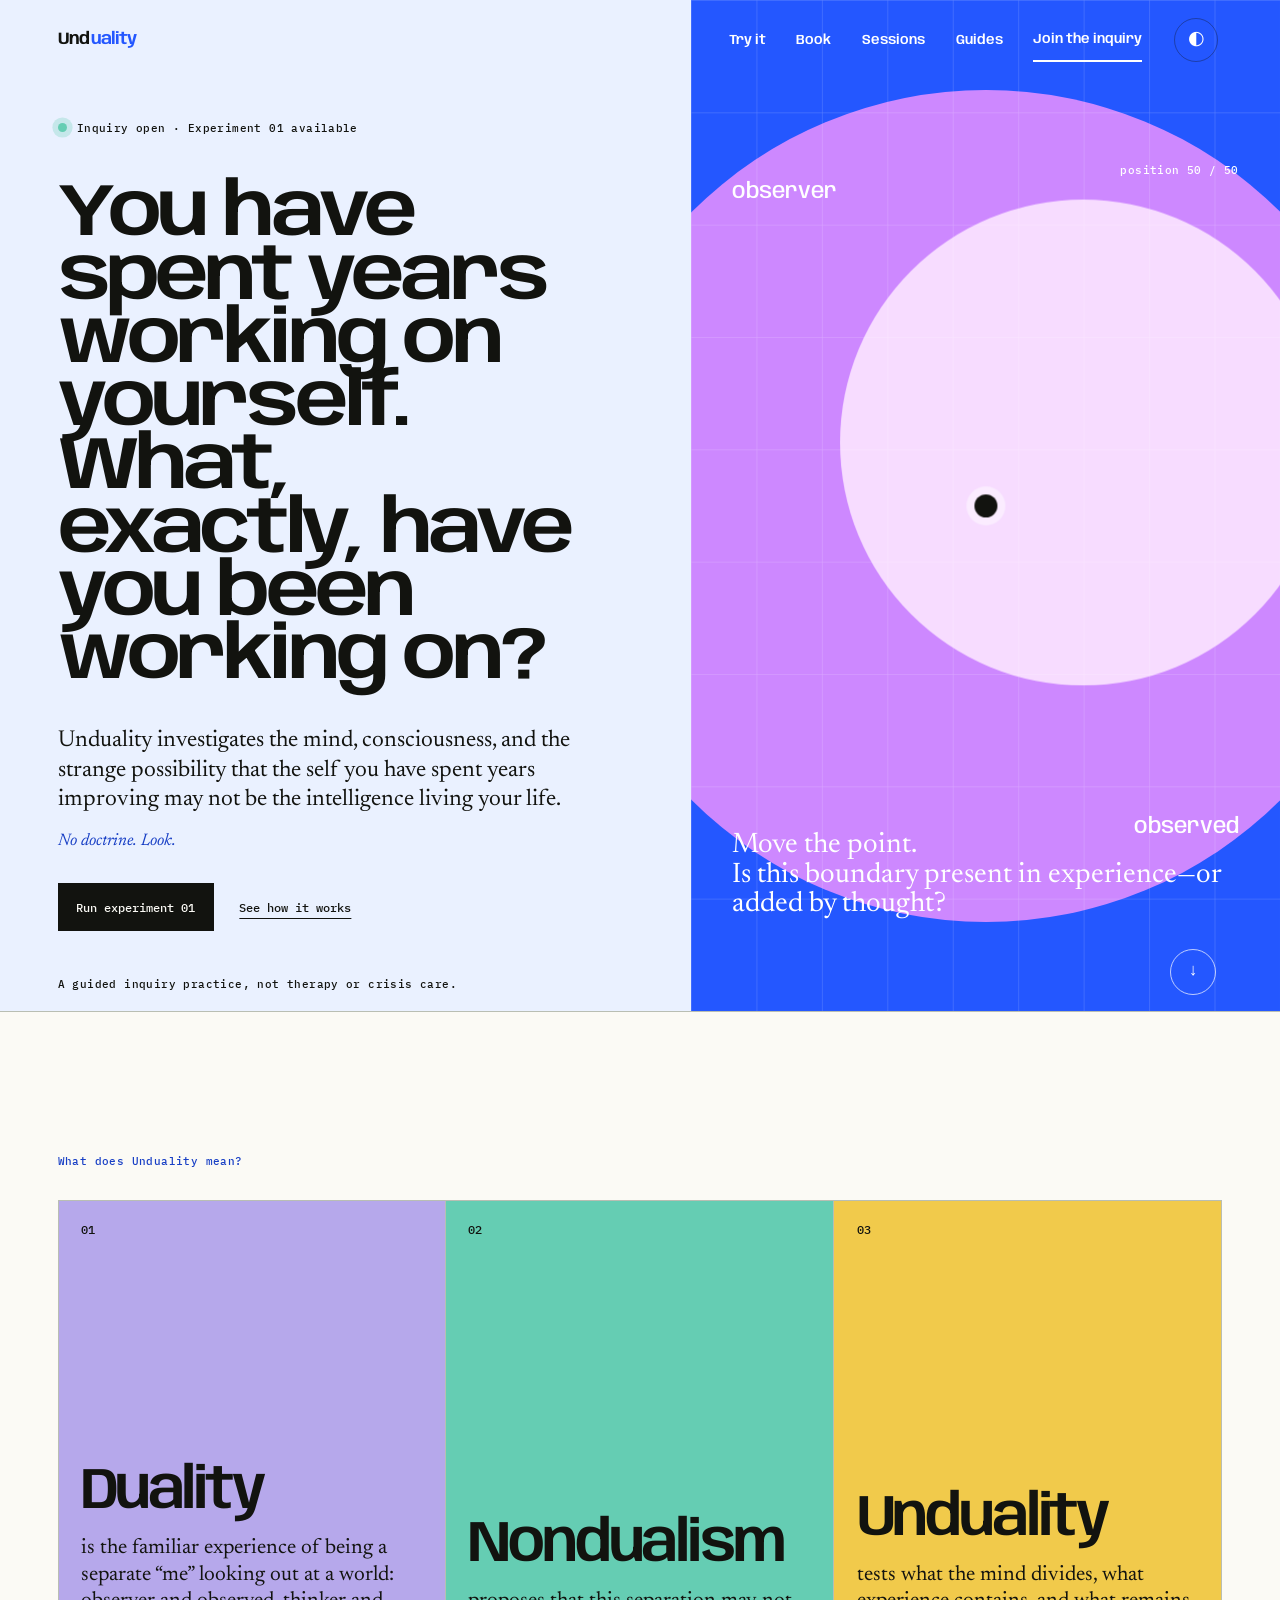
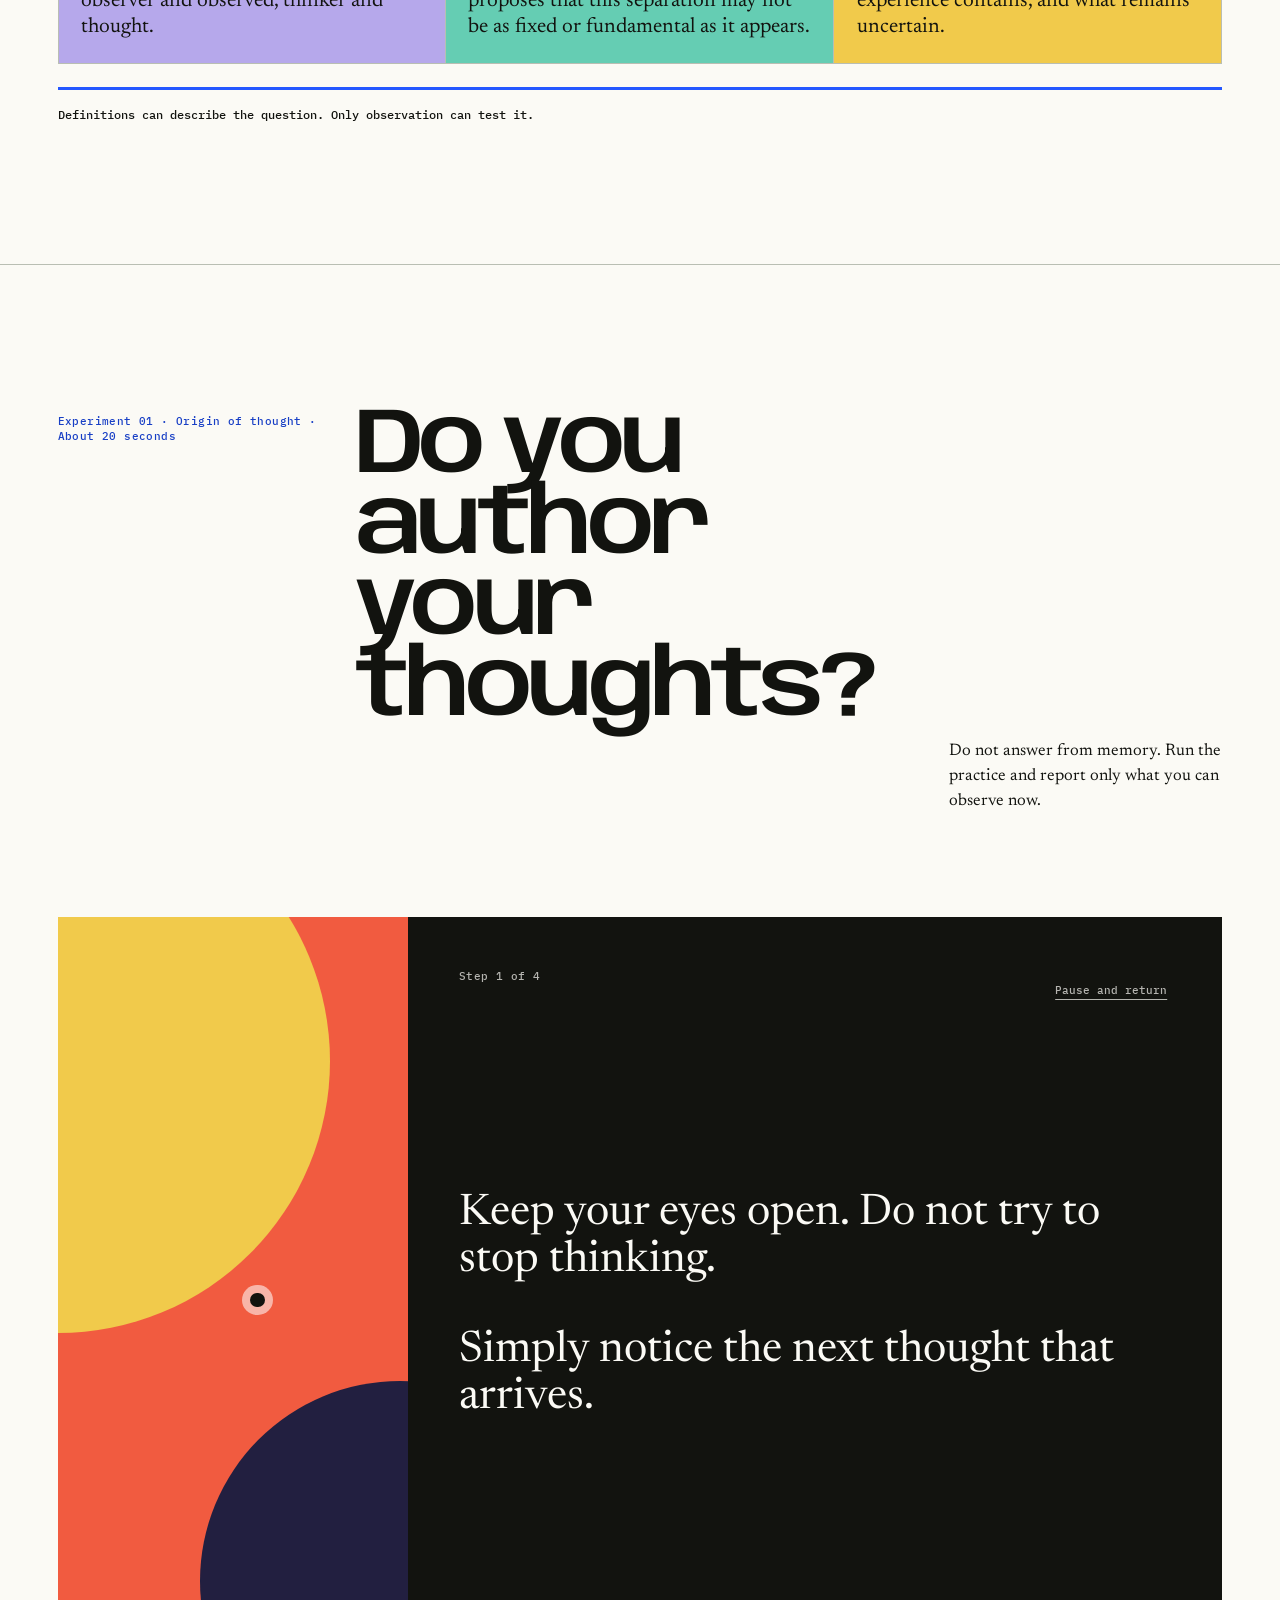
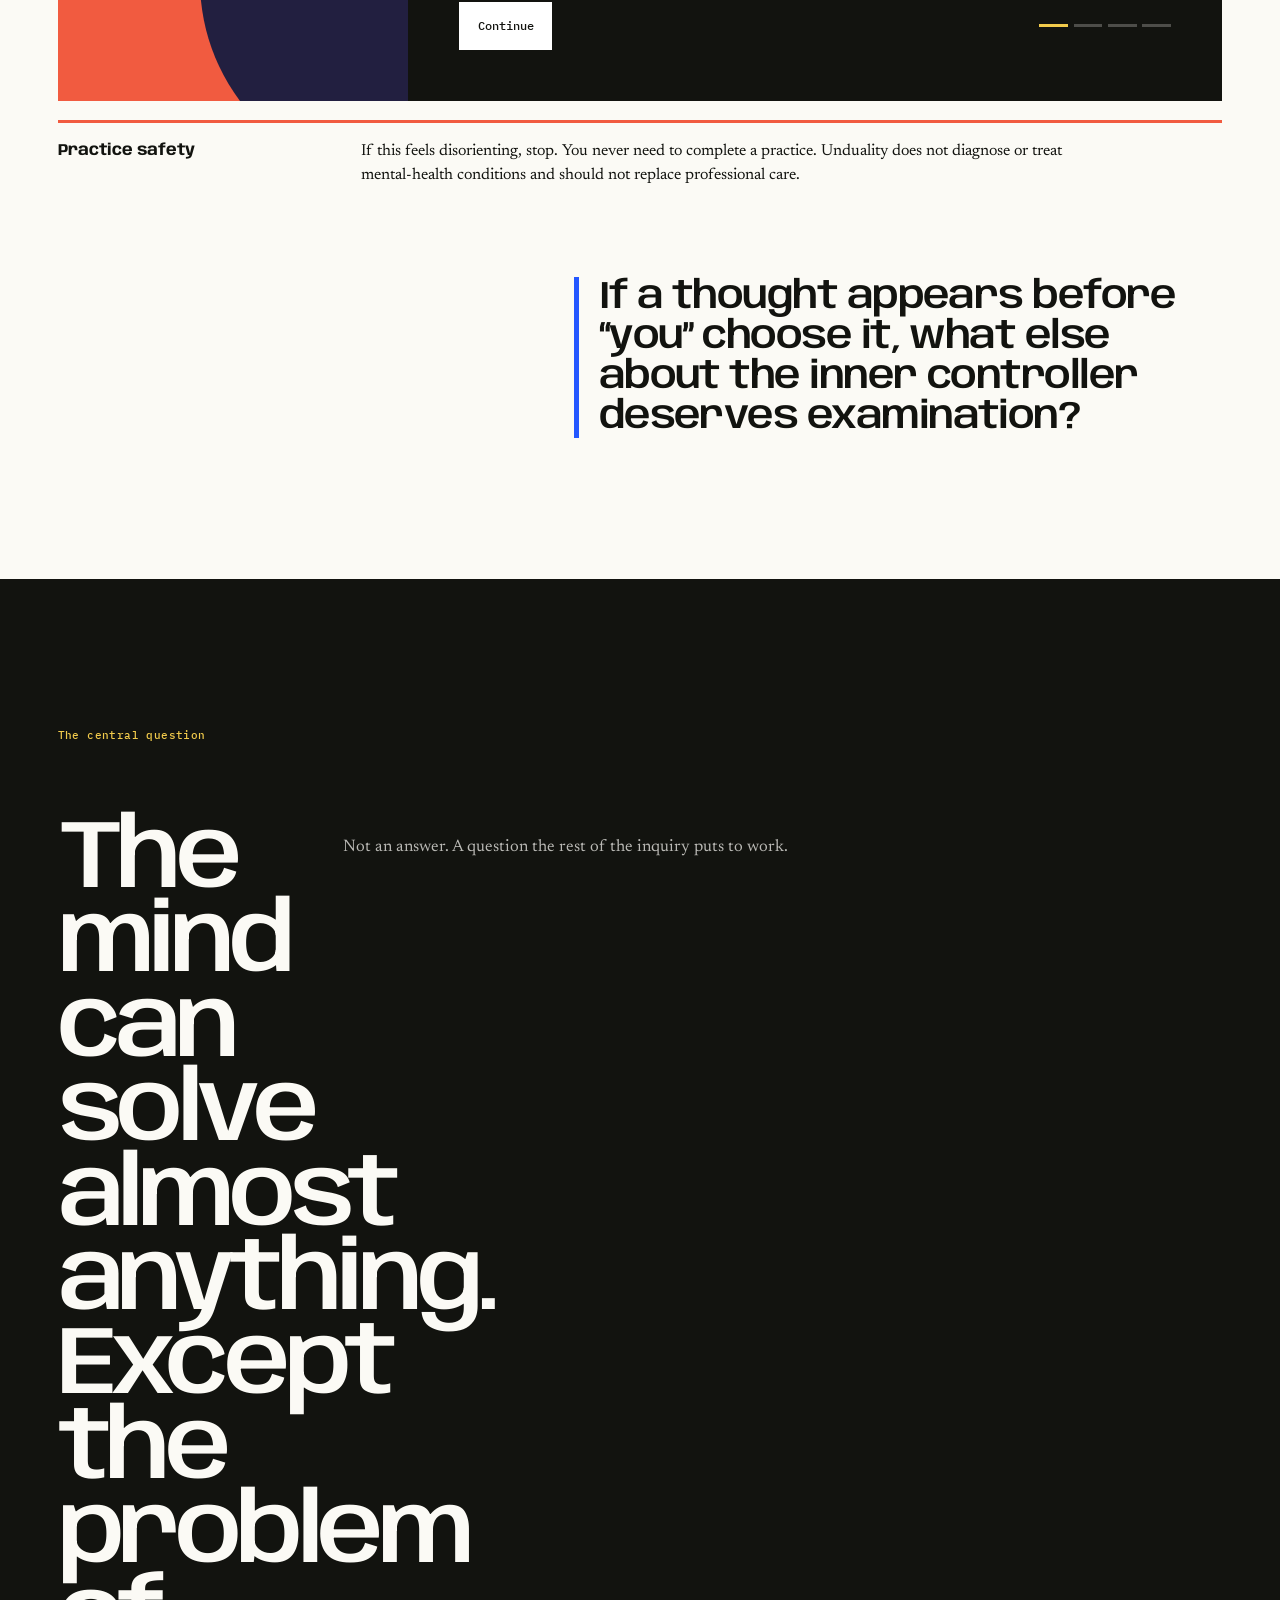
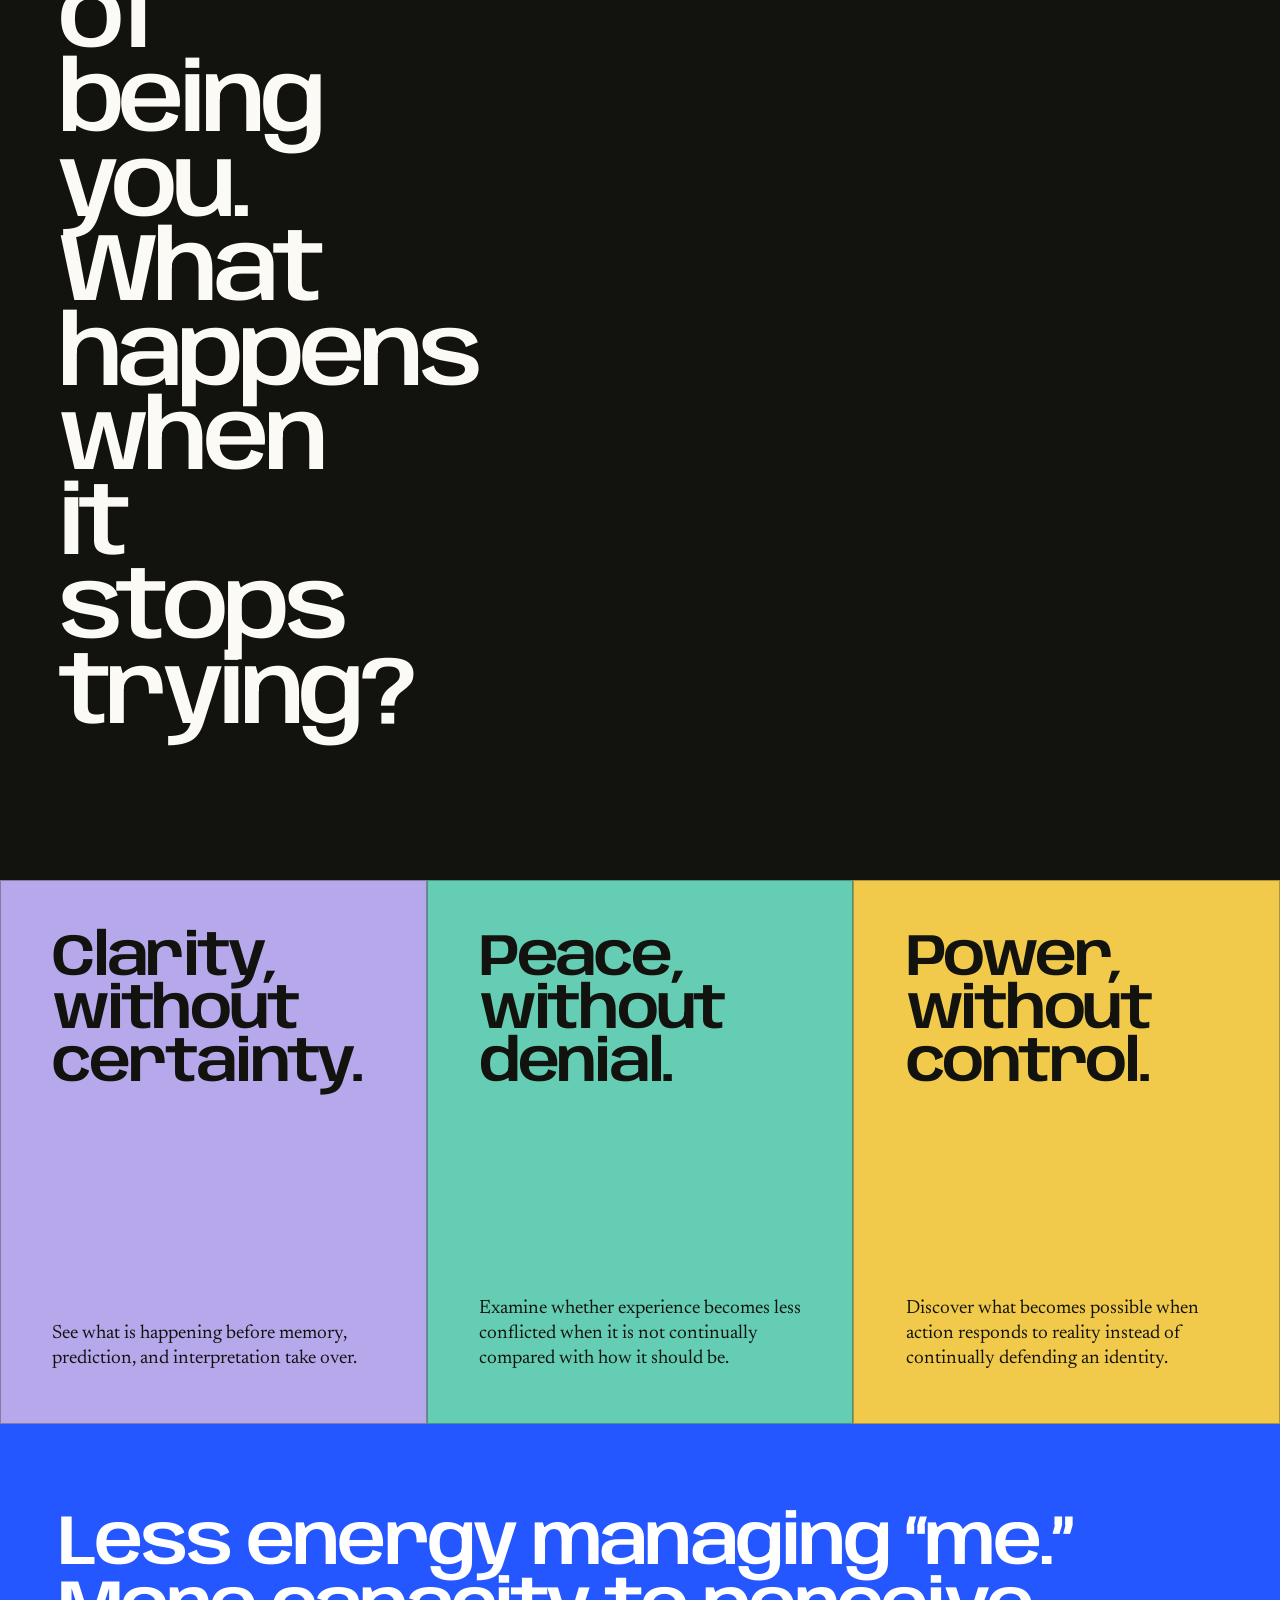
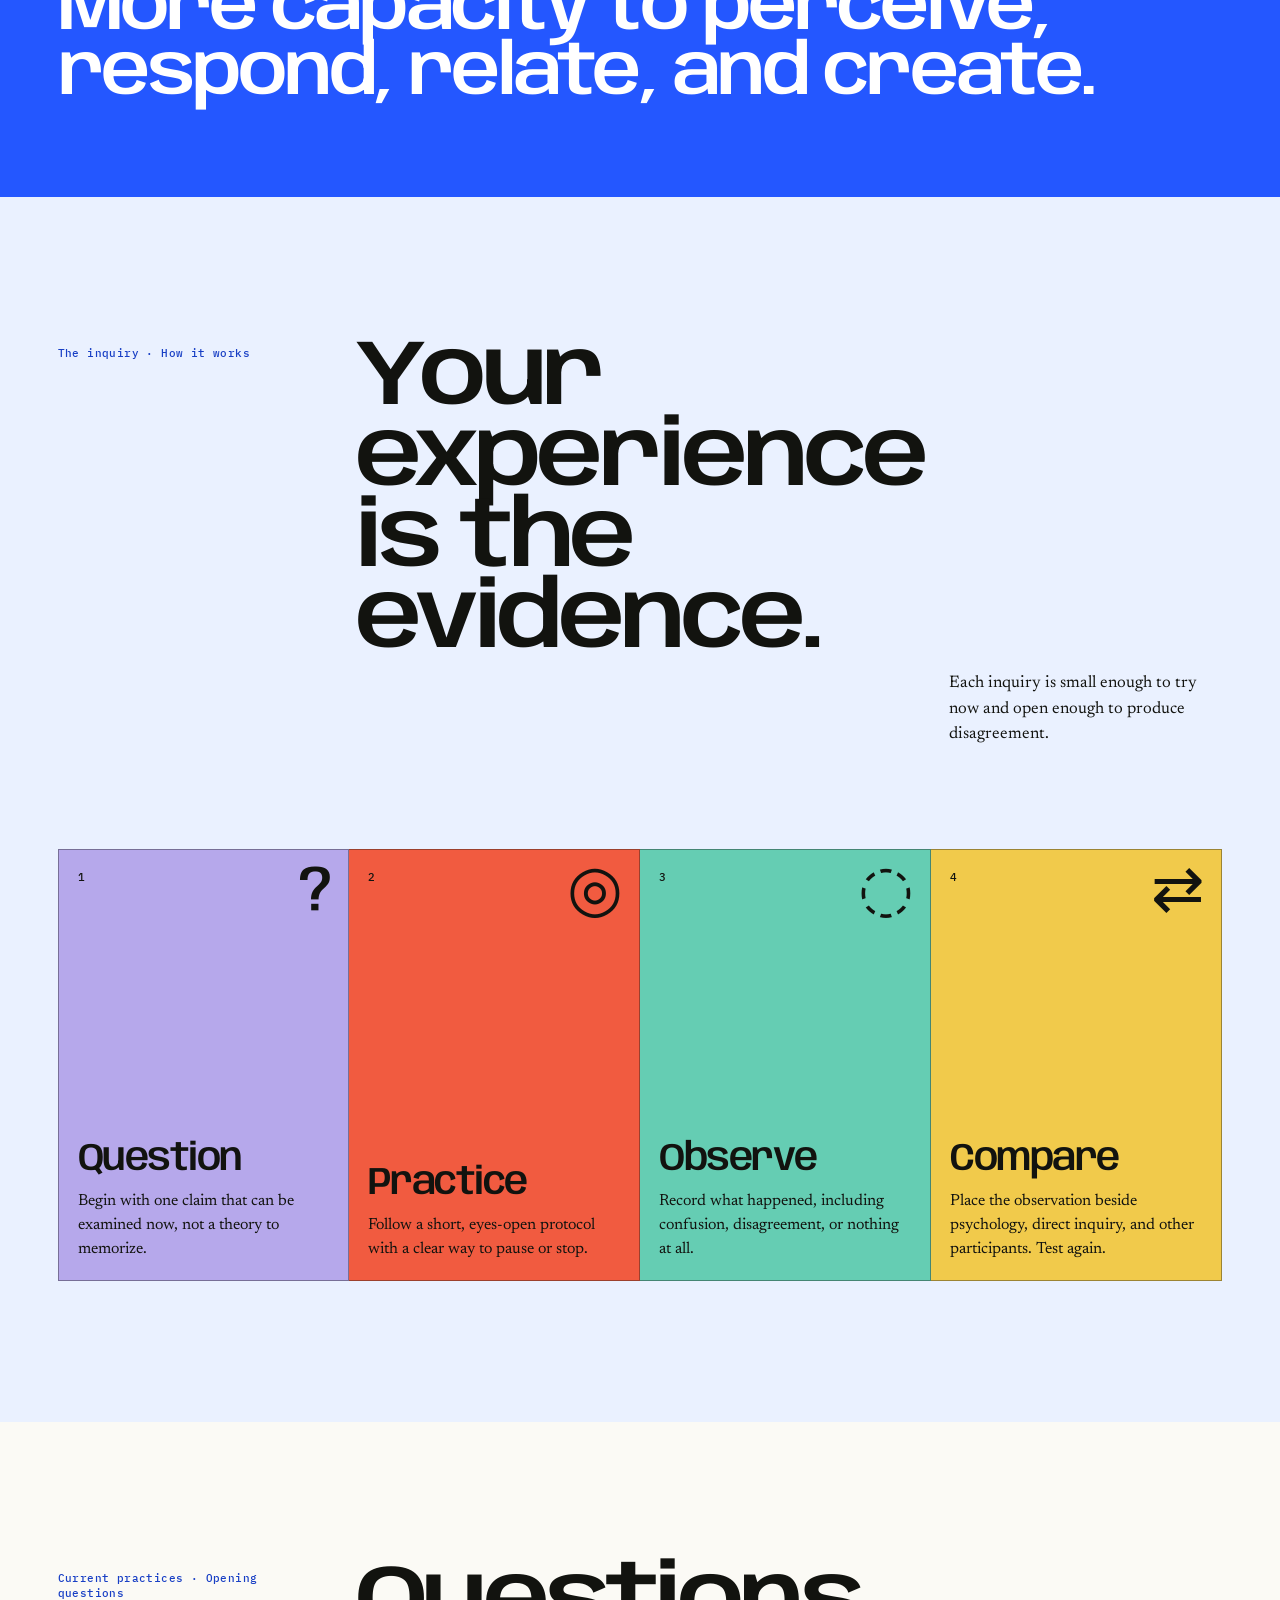
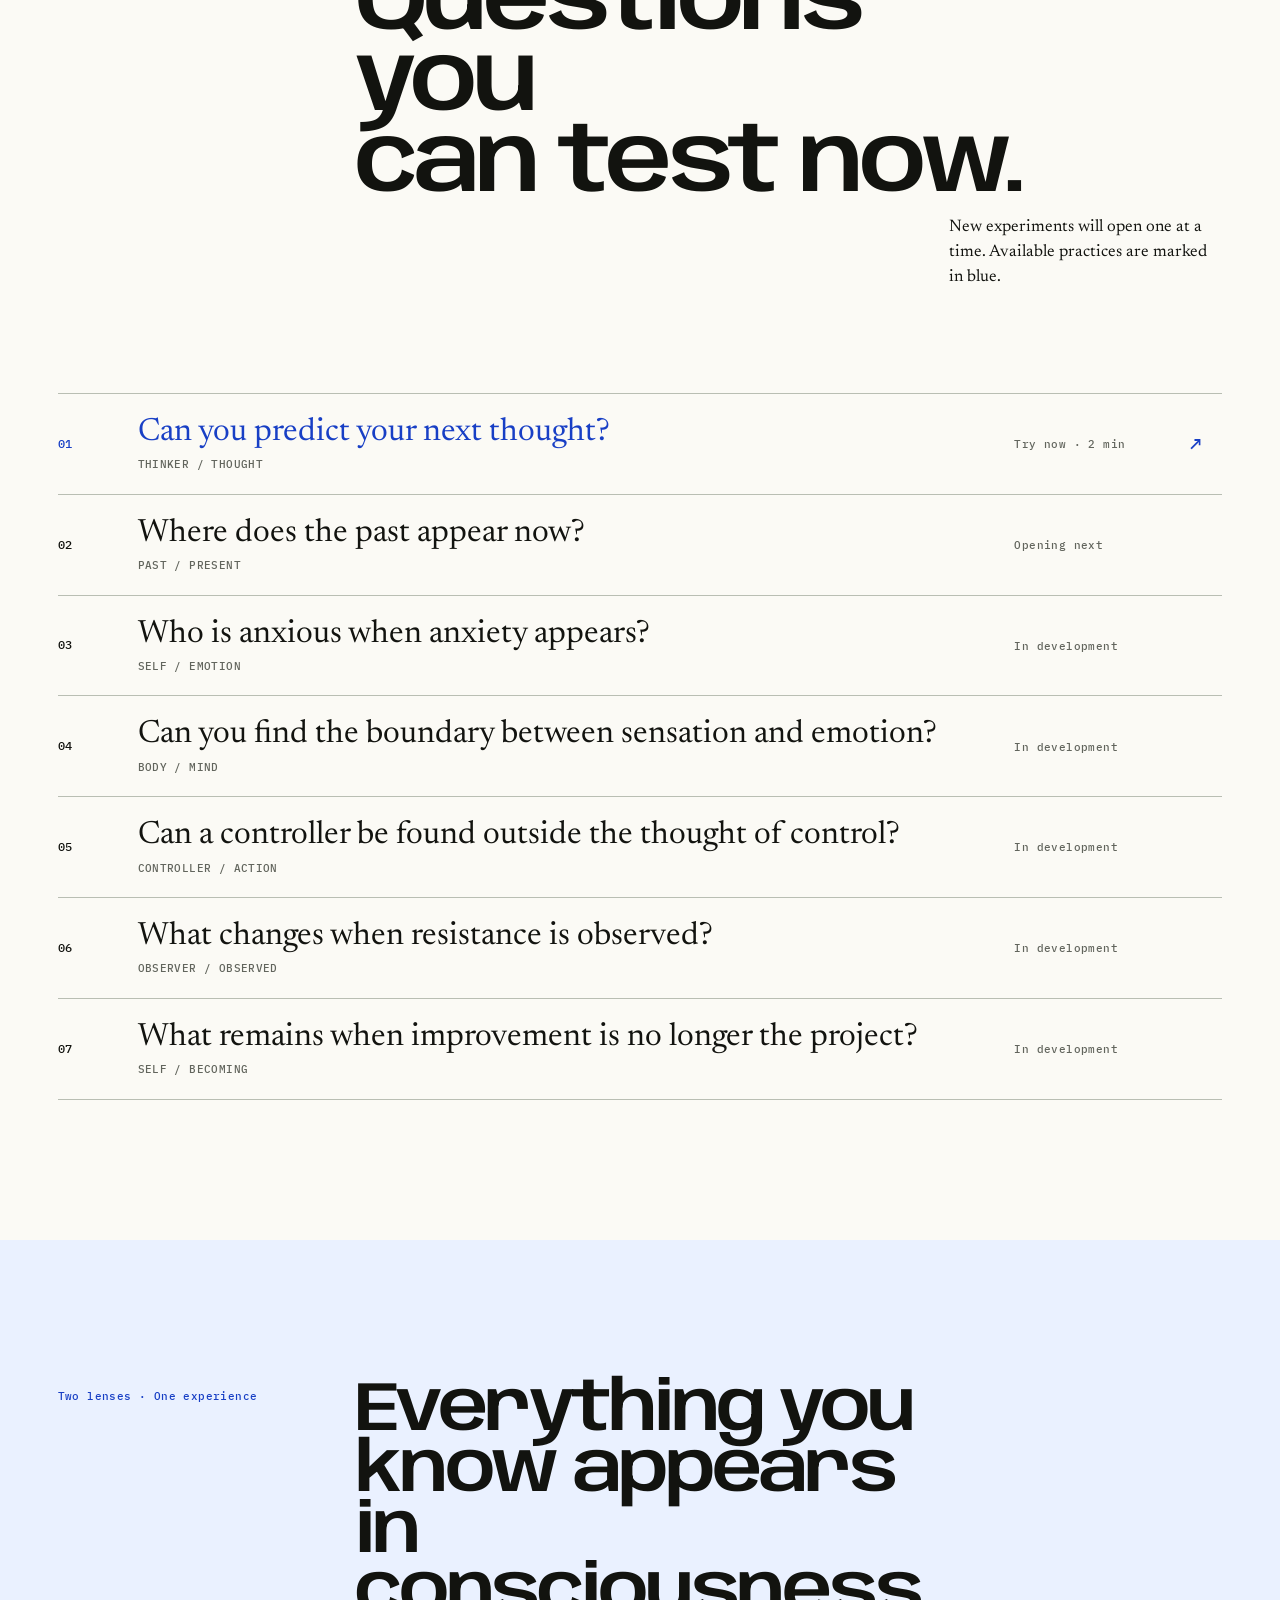
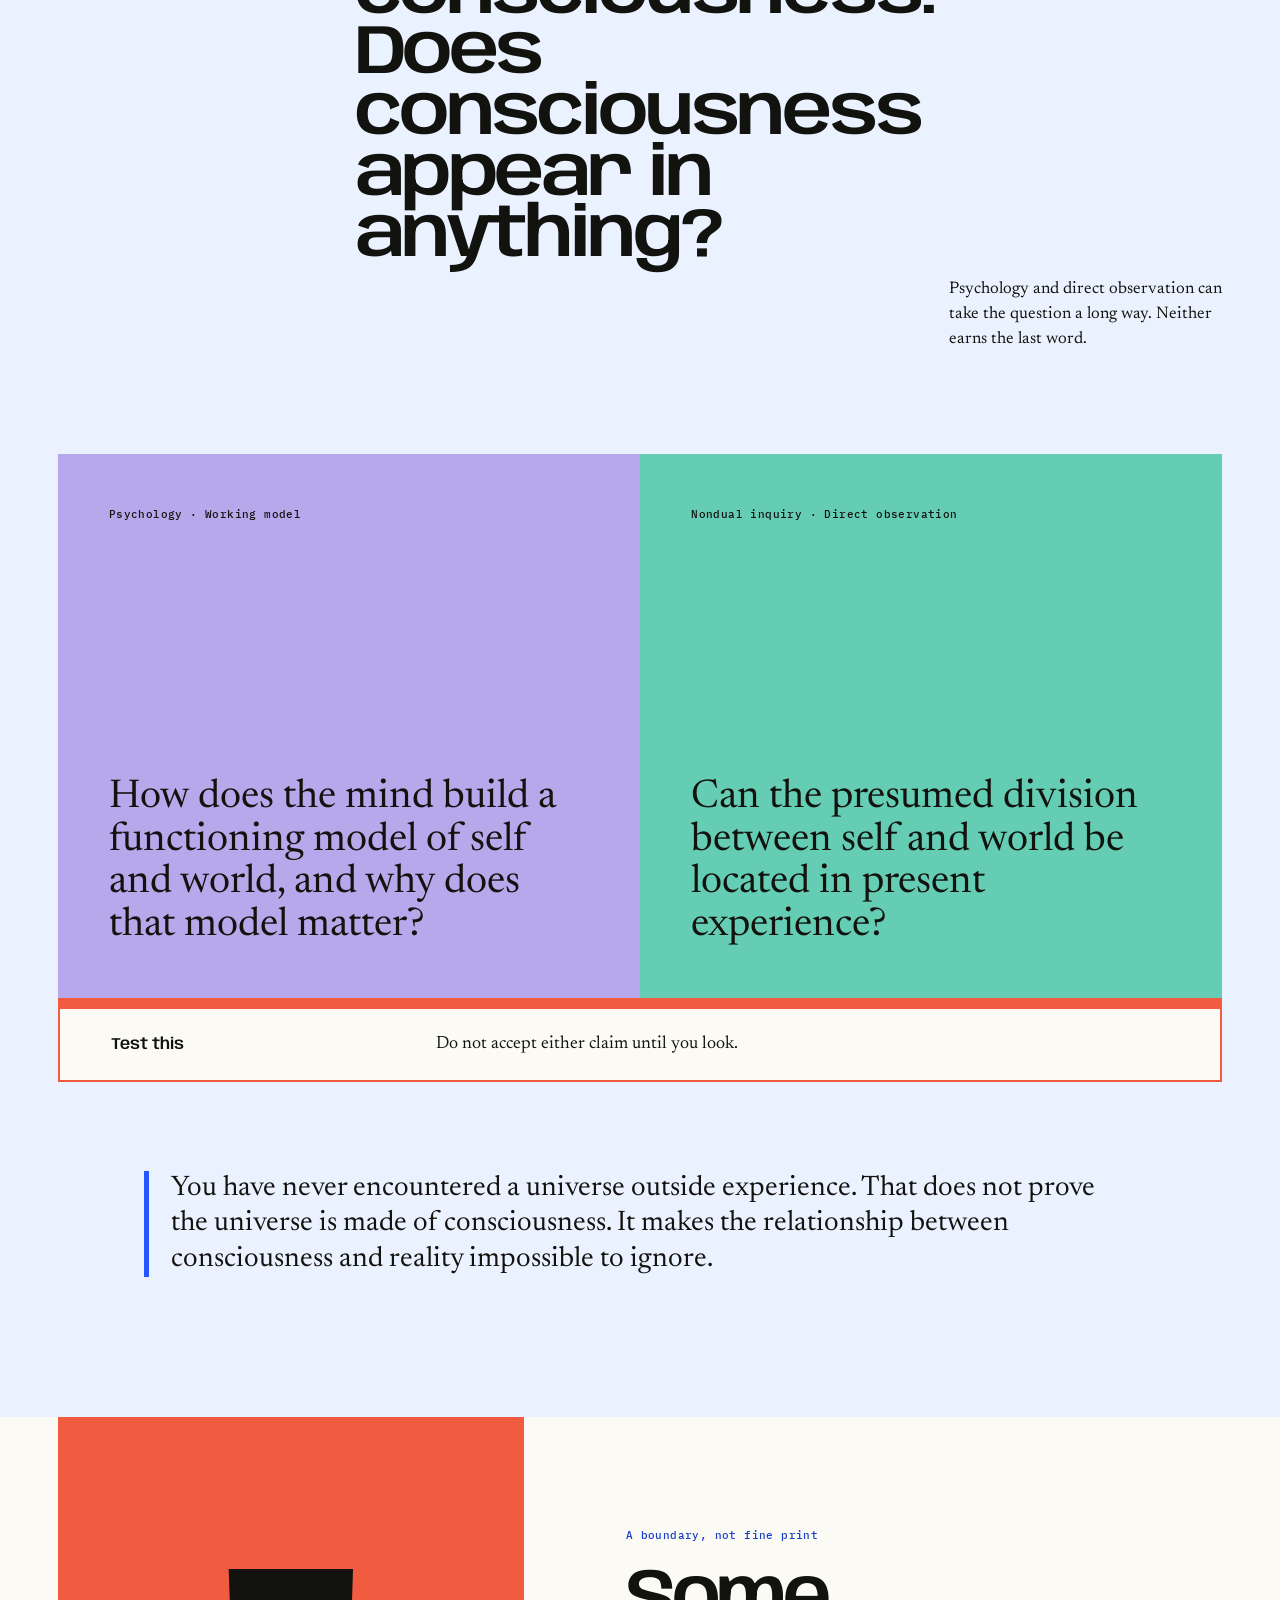
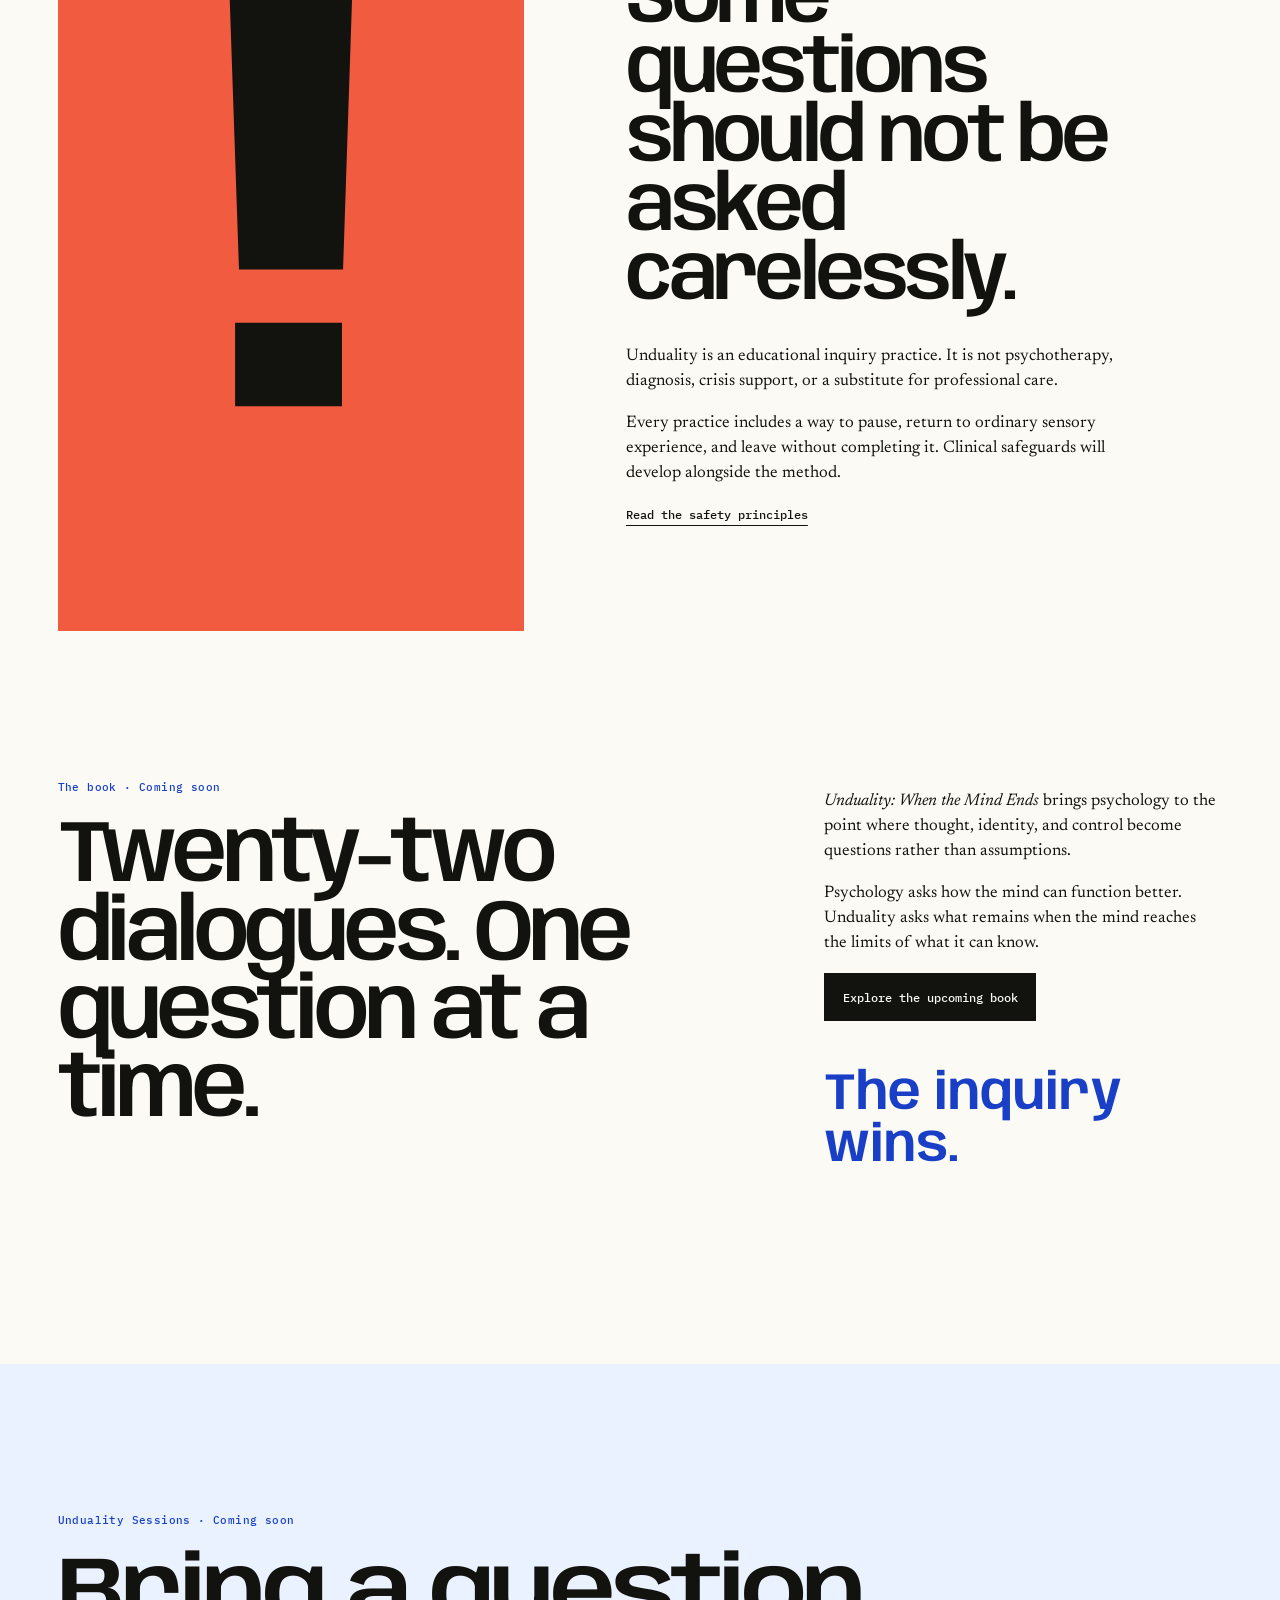
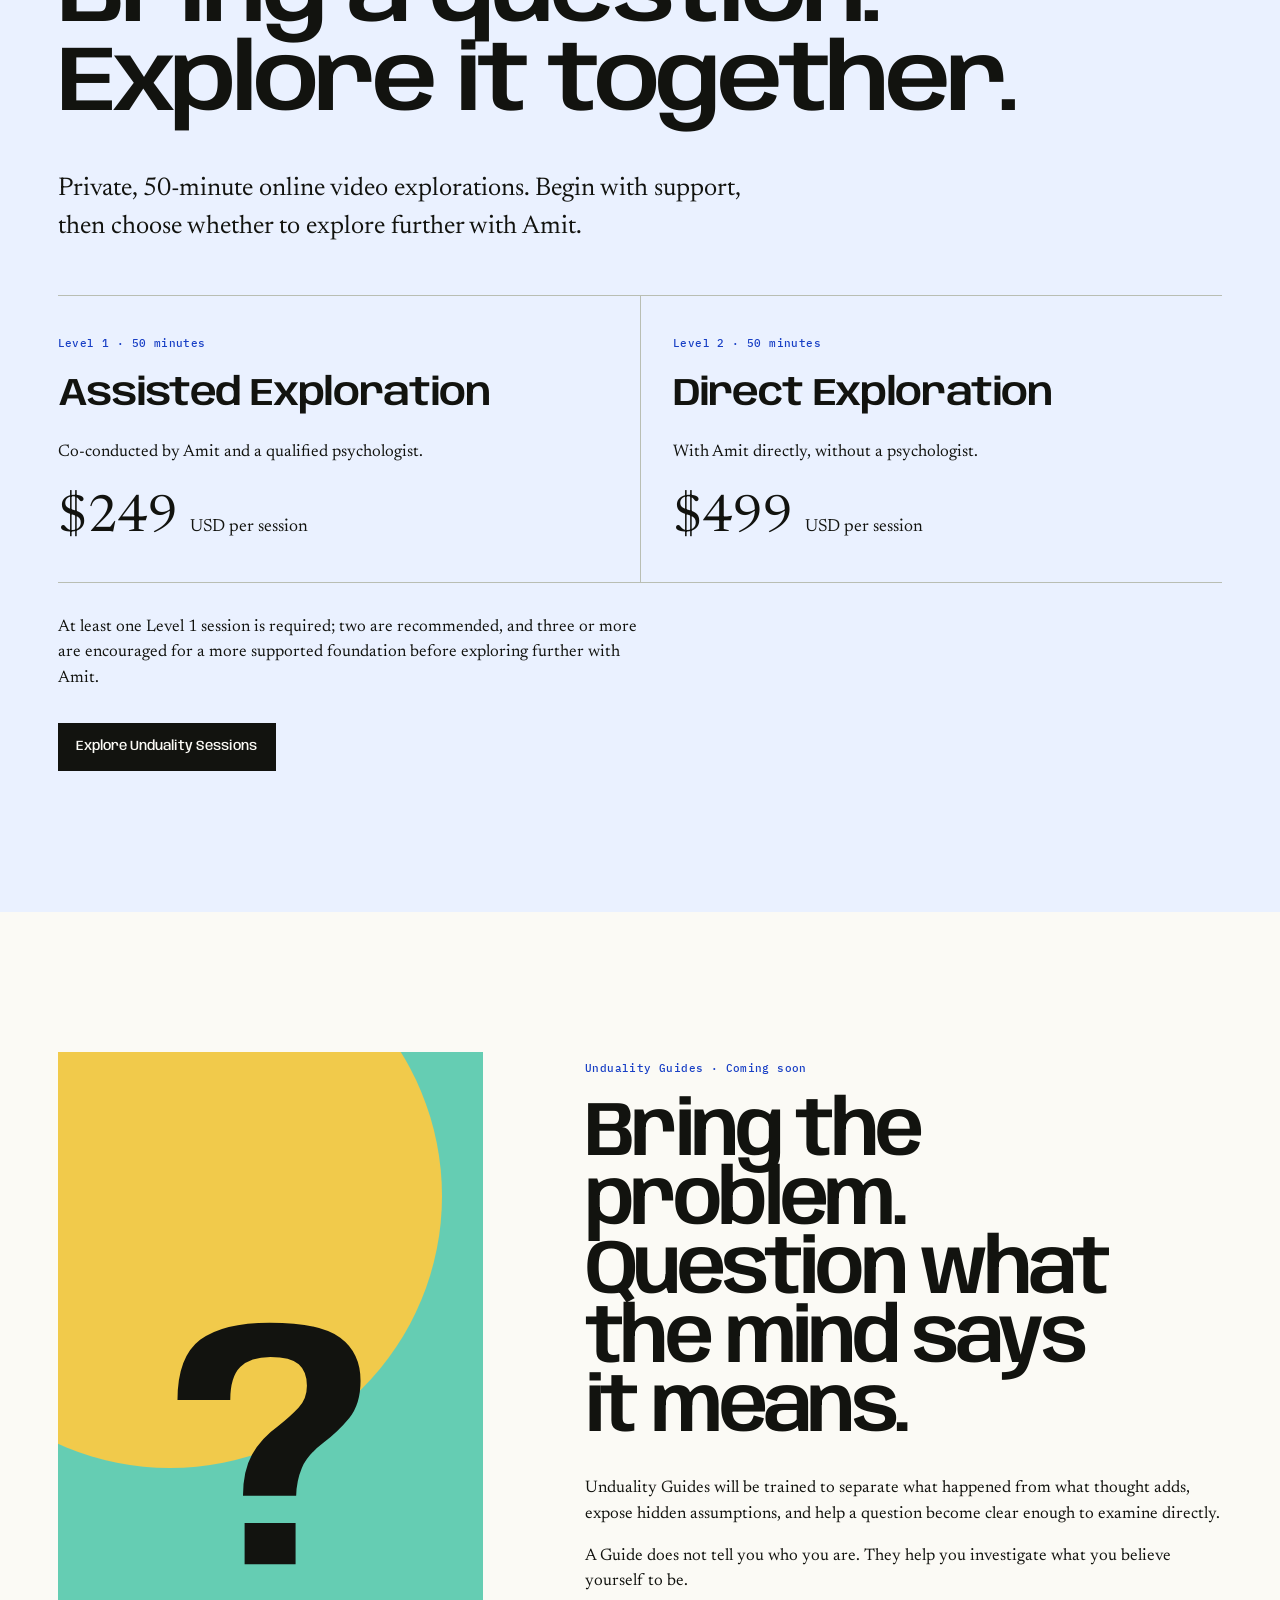
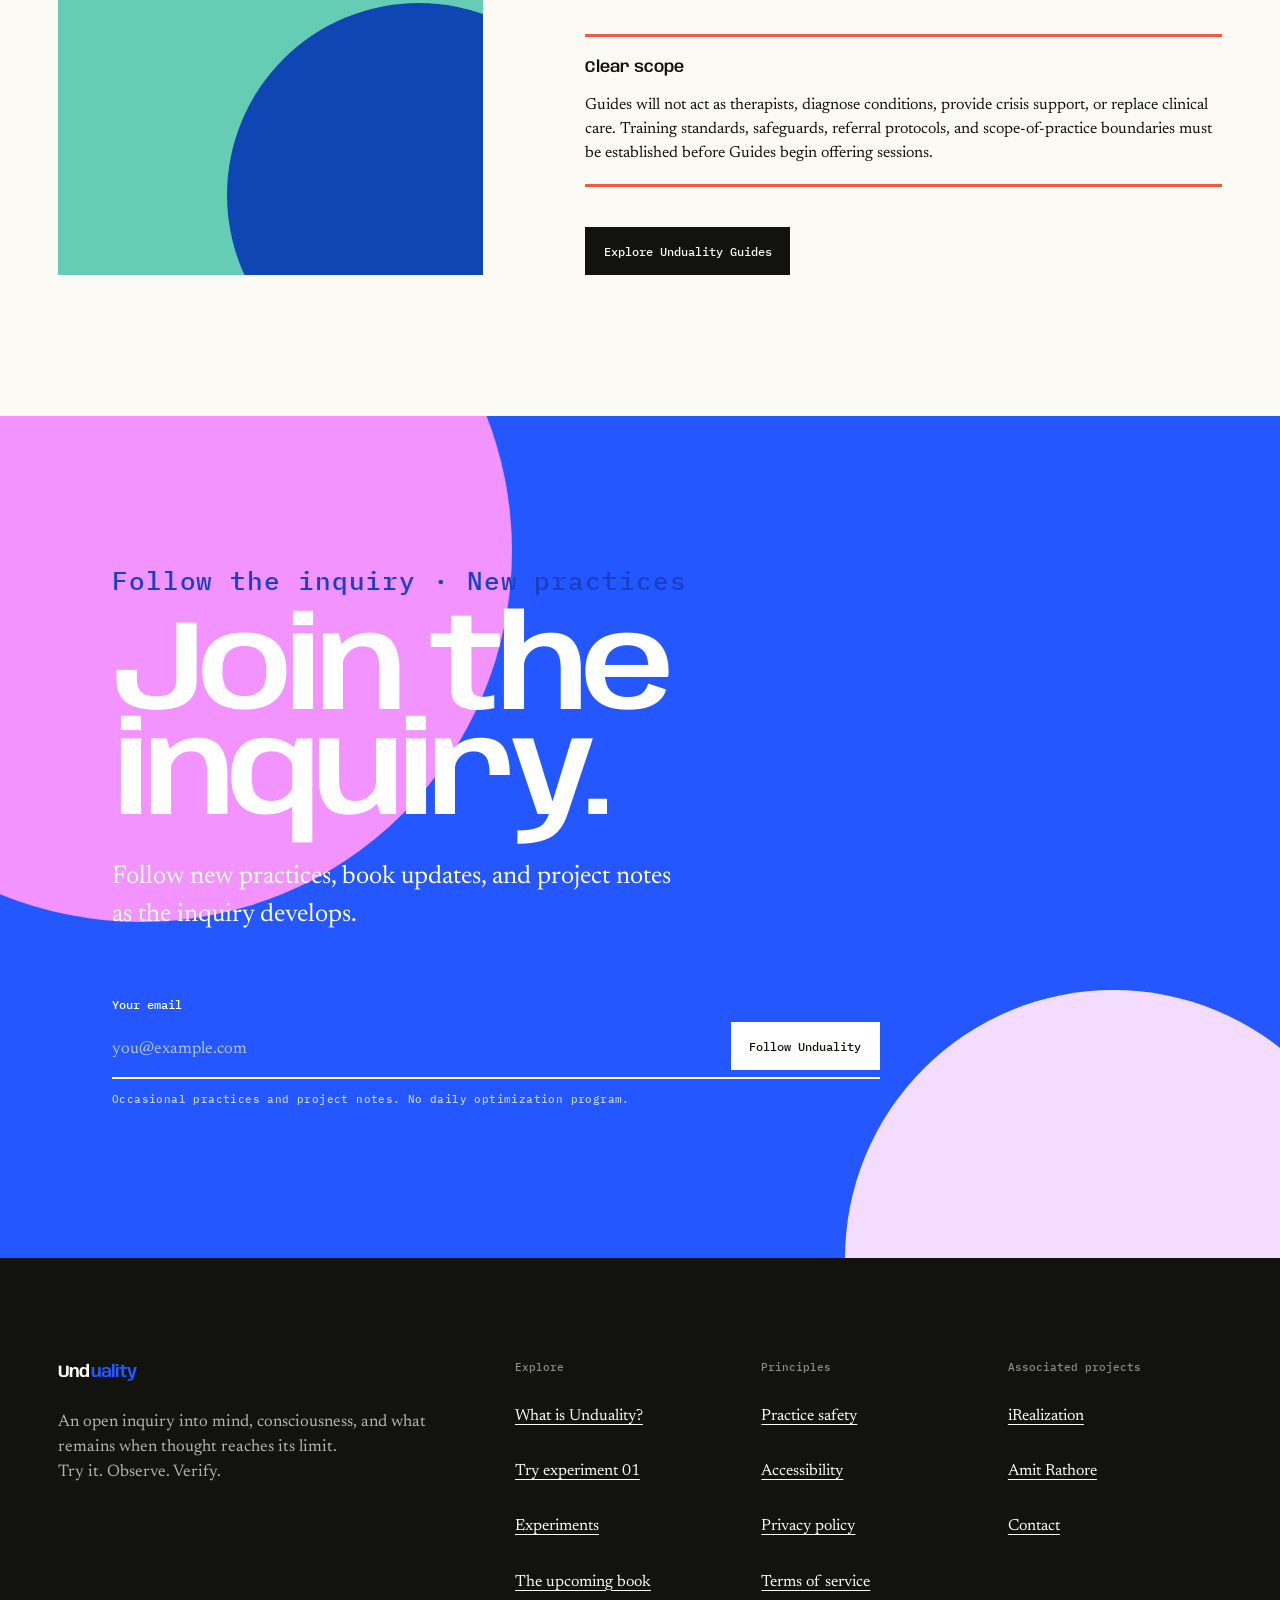
<file: index.html>
<!doctype html>
<html lang="en">
<head>
  <meta charset="utf-8">
  <meta name="viewport" content="width=device-width, initial-scale=1">
  <meta name="theme-color" content="#2457ff">
  <title>Unduality · An inquiry into mind, self, and consciousness</title>
  <meta name="description" content="Investigate mind, consciousness, and what the mind calls “me” through direct experiments. No doctrine. Observe and decide for yourself.">
  <link rel="canonical" href="https://www.unduality.com/">
  <meta property="og:type" content="website">
  <meta property="og:site_name" content="Unduality">
  <meta property="og:title" content="Unduality · Clarity, peace, and power">
  <meta property="og:description" content="An open inquiry into mind, consciousness, and what becomes possible when “me” is no longer the project. No doctrine. Observe for yourself.">
  <meta property="og:url" content="https://www.unduality.com/">
  <meta property="og:image" content="https://www.unduality.com/assets/og-unduality-outcomes.png">
  <meta property="og:image:width" content="1200">
  <meta property="og:image:height" content="630">
  <meta property="og:image:alt" content="Unduality: clarity without certainty, peace without denial, and power without control.">
  <meta name="twitter:card" content="summary_large_image">
  <meta name="twitter:title" content="Unduality · Clarity, peace, and power">
  <meta name="twitter:description" content="An open inquiry into mind, consciousness, and what becomes possible when “me” is no longer the project. No doctrine. Observe for yourself.">
  <meta name="twitter:image" content="https://www.unduality.com/assets/og-unduality-outcomes.png">
  <meta name="twitter:image:alt" content="Unduality: clarity without certainty, peace without denial, and power without control.">
  <link rel="icon" href="/assets/favicon.svg" type="image/svg+xml">
  <link rel="icon" href="/favicon.ico" sizes="any">
  <link rel="icon" href="/assets/favicon-32.png" sizes="32x32" type="image/png">
  <link rel="apple-touch-icon" href="/assets/apple-touch-icon.png">
  <link rel="manifest" href="/site.webmanifest">
  <link rel="preconnect" href="https://fonts.googleapis.com">
  <link rel="preconnect" href="https://fonts.gstatic.com" crossorigin>
  <link href="https://fonts.googleapis.com/css2?family=Anybody:wdth,wght@75..125,400..800&amp;family=IBM+Plex+Mono:wght@400;500&amp;family=Newsreader:opsz,wght@6..72,400;6..72,500&amp;display=swap" rel="stylesheet">
  <link rel="stylesheet" href="/styles.css">
  <script type="application/ld+json">
    {"@context":"https://schema.org","@type":"Project","name":"Unduality","url":"https://www.unduality.com/","description":"An open inquiry into mind, consciousness, and what the mind calls self through direct experience.","keywords":["mind","consciousness","duality","nondualism","psychology","self-inquiry","direct experience"]}
  </script>
</head>
<body>
  <a class="skip-link" href="#main">Skip to the inquiry</a>
  <header class="site-header" data-header>
    <a class="wordmark" href="/" aria-label="Unduality home"><span>Und</span><span>uality</span></a>
    <nav aria-label="Main navigation">
      <a href="#practice">Try it</a>
      <a href="/book/">Book</a>
      <a href="/sessions/">Sessions</a>
      <a href="/guides/">Guides</a>
      <a class="nav-lab" href="#join">Join the inquiry</a>
    </nav>
    <button class="theme-toggle" type="button" data-theme-toggle aria-label="Switch color theme"><span aria-hidden="true">◐</span></button>
  </header>

  <main id="main">
    <section class="hero">
      <div class="hero-copy">
        <p class="lab-status"><span class="status-light" aria-hidden="true"></span> Inquiry open · Experiment 01 available</p>
        <h1>You have spent years working on yourself. What, exactly, have you been working on?</h1>
        <p class="hero-intro">Unduality investigates the mind, consciousness, and the strange possibility that the self you have spent years improving may not be the intelligence living your life.</p>
        <p class="plain-rule">No doctrine. Look.</p>
        <div class="hero-actions">
          <a class="action action-dark" href="#practice">Run experiment 01</a>
          <a class="text-link" href="#method">See how it works</a>
        </div>
      </div>

      <div class="observation-field" data-observation-field tabindex="0" role="group" aria-label="Interactive observation field. Move your pointer or use arrow keys to explore the relationship between observer and observed.">
        <div class="field-grid" aria-hidden="true"></div>
        <div class="field-orbit orbit-one" aria-hidden="true"></div>
        <div class="field-orbit orbit-two" aria-hidden="true"></div>
        <div class="field-point" aria-hidden="true"></div>
        <span class="field-label label-observer">observer</span>
        <span class="field-label label-observed">observed</span>
        <p class="field-question">Move the point.<br>Is this boundary present in experience—or added by thought?</p>
        <p class="field-readout" aria-live="polite">position 50 / 50</p>
      </div>

      <p class="scope-line">A guided inquiry practice, not therapy or crisis care.</p>
      <a class="scroll-cue" href="#practice" aria-label="Continue to the first practice">↓</a>
    </section>

    <section class="meaning section-pad" id="meaning" aria-labelledby="meaning-title">
      <p class="section-code">What does Unduality mean?</p>
      <div class="meaning-grid">
        <article><span class="meaning-number">01</span><h2 id="meaning-title">Duality</h2><p>is the familiar experience of being a separate “me” looking out at a world: observer and observed, thinker and thought.</p></article>
        <article><span class="meaning-number">02</span><h2>Nondualism</h2><p>proposes that this separation may not be as fixed or fundamental as it appears.</p></article>
        <article><span class="meaning-number">03</span><h2>Unduality</h2><p>tests what the mind divides, what experience contains, and what remains uncertain.</p></article>
      </div>
      <p class="meaning-rule">Definitions can describe the question. Only observation can test it.</p>
    </section>

    <section class="practice section-pad" id="practice" aria-labelledby="practice-title">
      <header class="section-heading">
        <p class="section-code">Experiment 01 · Origin of thought · About 20 seconds</p>
        <h2 id="practice-title">Do you author<br>your thoughts?</h2>
        <p>Do not answer from memory. Run the practice and report only what you can observe now.</p>
      </header>

      <div class="practice-console" data-practice>
        <div class="practice-color" aria-hidden="true"><span></span><span></span><span></span></div>
        <div class="practice-content">
          <div class="practice-topline"><span data-step-label>Step 1 of 4</span><button type="button" data-practice-reset>Pause and return</button></div>
          <div class="practice-steps" aria-live="polite">
            <div class="practice-step is-active" data-step><p>Keep your eyes open. Do not try to stop thinking.</p><p>Simply notice the next thought that arrives.</p></div>
            <div class="practice-step" data-step hidden><p>Did you know what the thought would be before it appeared?</p></div>
            <div class="practice-step" data-step hidden><p>If you did not choose its content, in what sense did “you” think it?</p><p class="practice-note">No preferred answer. “I don’t know” is a valid observation.</p></div>
            <div class="practice-step" data-step hidden><p>No conclusion is required.</p><p>Notice the screen, the room, and the surface supporting you.</p></div>
          </div>
          <div class="practice-bottom"><button class="action action-light" type="button" data-practice-next>Continue</button><div class="step-dots" aria-hidden="true"><i class="is-active"></i><i></i><i></i><i></i></div></div>
        </div>
      </div>

      <aside class="safety-note">
        <strong>Practice safety</strong>
        <p>If this feels disorienting, stop. You never need to complete a practice. Unduality does not diagnose or treat mental-health conditions and should not replace professional care.</p>
      </aside>
      <p class="experiment-bridge">If a thought appears before “you” choose it, what else about the inner controller deserves examination?</p>
    </section>

    <section class="possibility" aria-labelledby="possibility-title">
      <div class="possibility-question section-pad">
        <p class="section-code">The central question</p>
        <h2 id="possibility-title">The mind can solve almost anything. Except the problem of being you. What happens when it stops trying?</h2>
        <p>Not an answer. A question the rest of the inquiry puts to work.</p>
      </div>
      <div class="possibility-fields">
        <article><h3>Clarity,<br>without certainty.</h3><p>See what is happening before memory, prediction, and interpretation take over.</p></article>
        <article><h3>Peace,<br>without denial.</h3><p>Examine whether experience becomes less conflicted when it is not continually compared with how it should be.</p></article>
        <article><h3>Power,<br>without control.</h3><p>Discover what becomes possible when action responds to reality instead of continually defending an identity.</p></article>
      </div>
      <p class="possibility-end">Less energy managing “me.” More capacity to perceive, respond, relate, and create.</p>
    </section>

    <section class="method section-pad" id="method" aria-labelledby="method-title">
      <header class="section-heading split-heading">
        <p class="section-code">The inquiry · How it works</p>
        <h2 id="method-title">Your experience<br>is the evidence.</h2>
        <p>Each inquiry is small enough to try now and open enough to produce disagreement.</p>
      </header>
      <ol class="lab-loop">
        <li class="loop-question"><span class="loop-number">1</span><div><h3>Question</h3><p>Begin with one claim that can be examined now, not a theory to memorize.</p></div><span class="loop-mark">?</span></li>
        <li class="loop-practice"><span class="loop-number">2</span><div><h3>Practice</h3><p>Follow a short, eyes-open protocol with a clear way to pause or stop.</p></div><span class="loop-mark">◎</span></li>
        <li class="loop-observe"><span class="loop-number">3</span><div><h3>Observe</h3><p>Record what happened, including confusion, disagreement, or nothing at all.</p></div><span class="loop-mark">◌</span></li>
        <li class="loop-compare"><span class="loop-number">4</span><div><h3>Compare</h3><p>Place the observation beside psychology, direct inquiry, and other participants. Test again.</p></div><span class="loop-mark">⇄</span></li>
      </ol>
    </section>

    <section class="experiments section-pad" id="experiments" aria-labelledby="experiments-title">
      <header class="section-heading split-heading">
        <p class="section-code">Current practices · Opening questions</p>
        <h2 id="experiments-title">Questions you<br>can test now.</h2>
        <p>New experiments will open one at a time. Available practices are marked in blue.</p>
      </header>
      <div class="experiment-list">
        <a class="experiment-row is-live" href="/experiments/thought/">
          <span class="experiment-number">01</span><span class="experiment-name">Can you predict your next thought?<small>Thinker / thought</small></span><span class="experiment-meta">Try now · 2 min</span><span class="experiment-arrow">↗</span>
        </a>
        <div class="experiment-row"><span class="experiment-number">02</span><span class="experiment-name">Where does the past appear now?<small>Past / present</small></span><span class="experiment-meta">Opening next</span></div>
        <div class="experiment-row"><span class="experiment-number">03</span><span class="experiment-name">Who is anxious when anxiety appears?<small>Self / emotion</small></span><span class="experiment-meta">In development</span></div>
        <div class="experiment-row"><span class="experiment-number">04</span><span class="experiment-name">Can you find the boundary between sensation and emotion?<small>Body / mind</small></span><span class="experiment-meta">In development</span></div>
        <div class="experiment-row"><span class="experiment-number">05</span><span class="experiment-name">Can a controller be found outside the thought of control?<small>Controller / action</small></span><span class="experiment-meta">In development</span></div>
        <div class="experiment-row"><span class="experiment-number">06</span><span class="experiment-name">What changes when resistance is observed?<small>Observer / observed</small></span><span class="experiment-meta">In development</span></div>
        <div class="experiment-row"><span class="experiment-number">07</span><span class="experiment-name">What remains when improvement is no longer the project?<small>Self / becoming</small></span><span class="experiment-meta">In development</span></div>
      </div>
    </section>

    <section class="two-lenses section-pad" aria-labelledby="lenses-title">
      <header class="section-heading split-heading">
        <p class="section-code">Two lenses · One experience</p>
        <h2 id="lenses-title">Everything you know appears in consciousness. Does consciousness appear in anything?</h2>
        <p>Psychology and direct observation can take the question a long way. Neither earns the last word.</p>
      </header>
      <div class="lens-stage">
        <article class="lens psychology">
          <span class="lens-name">Psychology · Working model</span>
          <p>How does the mind build a functioning model of self and world, and why does that model matter?</p>
        </article>
        <article class="lens experience">
          <span class="lens-name">Nondual inquiry · Direct observation</span>
          <p>Can the presumed division between self and world be located in present experience?</p>
        </article>
        <aside class="test-this"><strong>Test this</strong><span>Do not accept either claim until you look.</span></aside>
      </div>
      <p class="reality-boundary">You have never encountered a universe outside experience. That does not prove the universe is made of consciousness. It makes the relationship between consciousness and reality impossible to ignore.</p>
    </section>

    <section class="not-this section-pad" aria-labelledby="boundary-title">
      <div class="boundary-visual" aria-hidden="true"><span>!</span></div>
      <div class="boundary-copy">
        <p class="section-code">A boundary, not fine print</p>
        <h2 id="boundary-title">Some questions should not be asked carelessly.</h2>
        <p>Unduality is an educational inquiry practice. It is not psychotherapy, diagnosis, crisis support, or a substitute for professional care.</p>
        <p>Every practice includes a way to pause, return to ordinary sensory experience, and leave without completing it. Clinical safeguards will develop alongside the method.</p>
        <a class="text-link" href="/safety/">Read the safety principles</a>
      </div>
    </section>

    <section class="project section-pad" id="project" aria-labelledby="project-title">
      <div class="project-title-wrap"><p class="section-code">The book · Coming soon</p><h2 id="project-title">Twenty-two dialogues. One question at a time.</h2></div>
      <div class="project-copy"><p><cite>Unduality: When the Mind Ends</cite> brings psychology to the point where thought, identity, and control become questions rather than assumptions.</p><p>Psychology asks how the mind can function better. Unduality asks what remains when the mind reaches the limits of what it can know.</p><a class="action action-dark" href="/book/">Explore the upcoming book</a><p class="large-line">The inquiry wins.</p></div>
    </section>

    <section class="session-preview section-pad" id="sessions" aria-labelledby="sessions-title">
      <div class="session-inner">
        <p class="section-code">Unduality Sessions · Coming soon</p>
        <h2 id="sessions-title">Bring a question.<br>Explore it together.</h2>
        <p class="session-preview-intro">Private, 50-minute online video explorations. Begin with support, then choose whether to explore further with Amit.</p>
        <div class="session-preview-levels">
          <article><p class="section-code">Level 1 · 50 minutes</p><h3>Assisted Exploration</h3><p>Co-conducted by Amit and a qualified psychologist.</p><p class="session-price">$249 <span>USD per session</span></p></article>
          <article><p class="section-code">Level 2 · 50 minutes</p><h3>Direct Exploration</h3><p>With Amit directly, without a psychologist.</p><p class="session-price">$499 <span>USD per session</span></p></article>
        </div>
        <p class="session-preview-note">At least one Level 1 session is required; two are recommended, and three or more are encouraged for a more supported foundation before exploring further with Amit.</p>
        <a class="action action-dark" href="/sessions/">Explore Unduality Sessions</a>
      </div>
    </section>

    <section class="sessions section-pad" id="guides" aria-labelledby="guides-title">
      <div class="sessions-field" aria-hidden="true"><span></span><span></span><strong>?</strong></div>
      <div class="sessions-copy">
        <p class="section-code">Unduality Guides · Coming soon</p>
        <h2 id="guides-title">Bring the problem. Question what the mind says it means.</h2>
        <p>Unduality Guides will be trained to separate what happened from what thought adds, expose hidden assumptions, and help a question become clear enough to examine directly.</p>
        <p>A Guide does not tell you who you are. They help you investigate what you believe yourself to be.</p>
        <aside class="sessions-boundary"><strong>Clear scope</strong><p>Guides will not act as therapists, diagnose conditions, provide crisis support, or replace clinical care. Training standards, safeguards, referral protocols, and scope-of-practice boundaries must be established before Guides begin offering sessions.</p></aside>
        <a class="action action-dark" href="/guides/">Explore Unduality Guides</a>
      </div>
    </section>

    <section class="join section-pad" id="join" aria-labelledby="join-title">
      <div class="join-orbit" aria-hidden="true"><span></span><span></span></div>
      <div class="join-copy">
        <p class="section-code">Follow the inquiry · New practices</p>
        <h2 id="join-title">Join the inquiry.</h2>
        <p>Follow new practices, book updates, and project notes as the inquiry develops.</p>
        <form class="join-form" data-email-form>
          <label for="email">Your email</label>
          <div class="email-row"><input id="email" name="email" type="email" autocomplete="email" placeholder="you@example.com" required><button class="action action-dark" type="submit">Follow Unduality</button></div>
          <p class="form-note" data-form-note>Occasional practices and project notes. No daily optimization program.</p>
        </form>
      </div>
    </section>
  </main>

  <footer class="site-footer" id="footer">
    <div class="footer-intro"><a class="wordmark footer-mark" href="/"><span>Und</span><span>uality</span></a><p>An open inquiry into mind, consciousness, and what remains when thought reaches its limit.<br>Try it. Observe. Verify.</p></div>
    <div class="footer-links"><div><h2>Explore</h2><a href="/#meaning">What is Unduality?</a><a href="/#practice">Try experiment 01</a><a href="/#experiments">Experiments</a><a href="/book/">The upcoming book</a><a href="/sessions/">Unduality Sessions</a><a href="/guides/">Unduality Guides</a><a href="/#join">Follow the inquiry</a></div><div><h2>Principles</h2><a href="/safety/">Practice safety</a><a href="/accessibility/">Accessibility</a><a href="/privacy/">Privacy policy</a><a href="/terms/">Terms of service</a></div><div><h2>Associated projects</h2><a href="https://www.irealization.com/" rel="external">iRealization</a><a href="https://amitrathore.com/" rel="external">Amit Rathore</a><a href="mailto:hello@unduality.com">Contact</a></div></div>
    <div class="footer-statement"><p><strong>No belief required.</strong> Nothing on this site is psychotherapy, diagnosis, crisis support, or medical advice.</p><p class="copyright">© <span data-year></span> Unduality · <a href="/sitemap.xml">Sitemap</a></p></div>
  </footer>
  <script src="/script.js" defer></script>
</body>
</html>
</file>
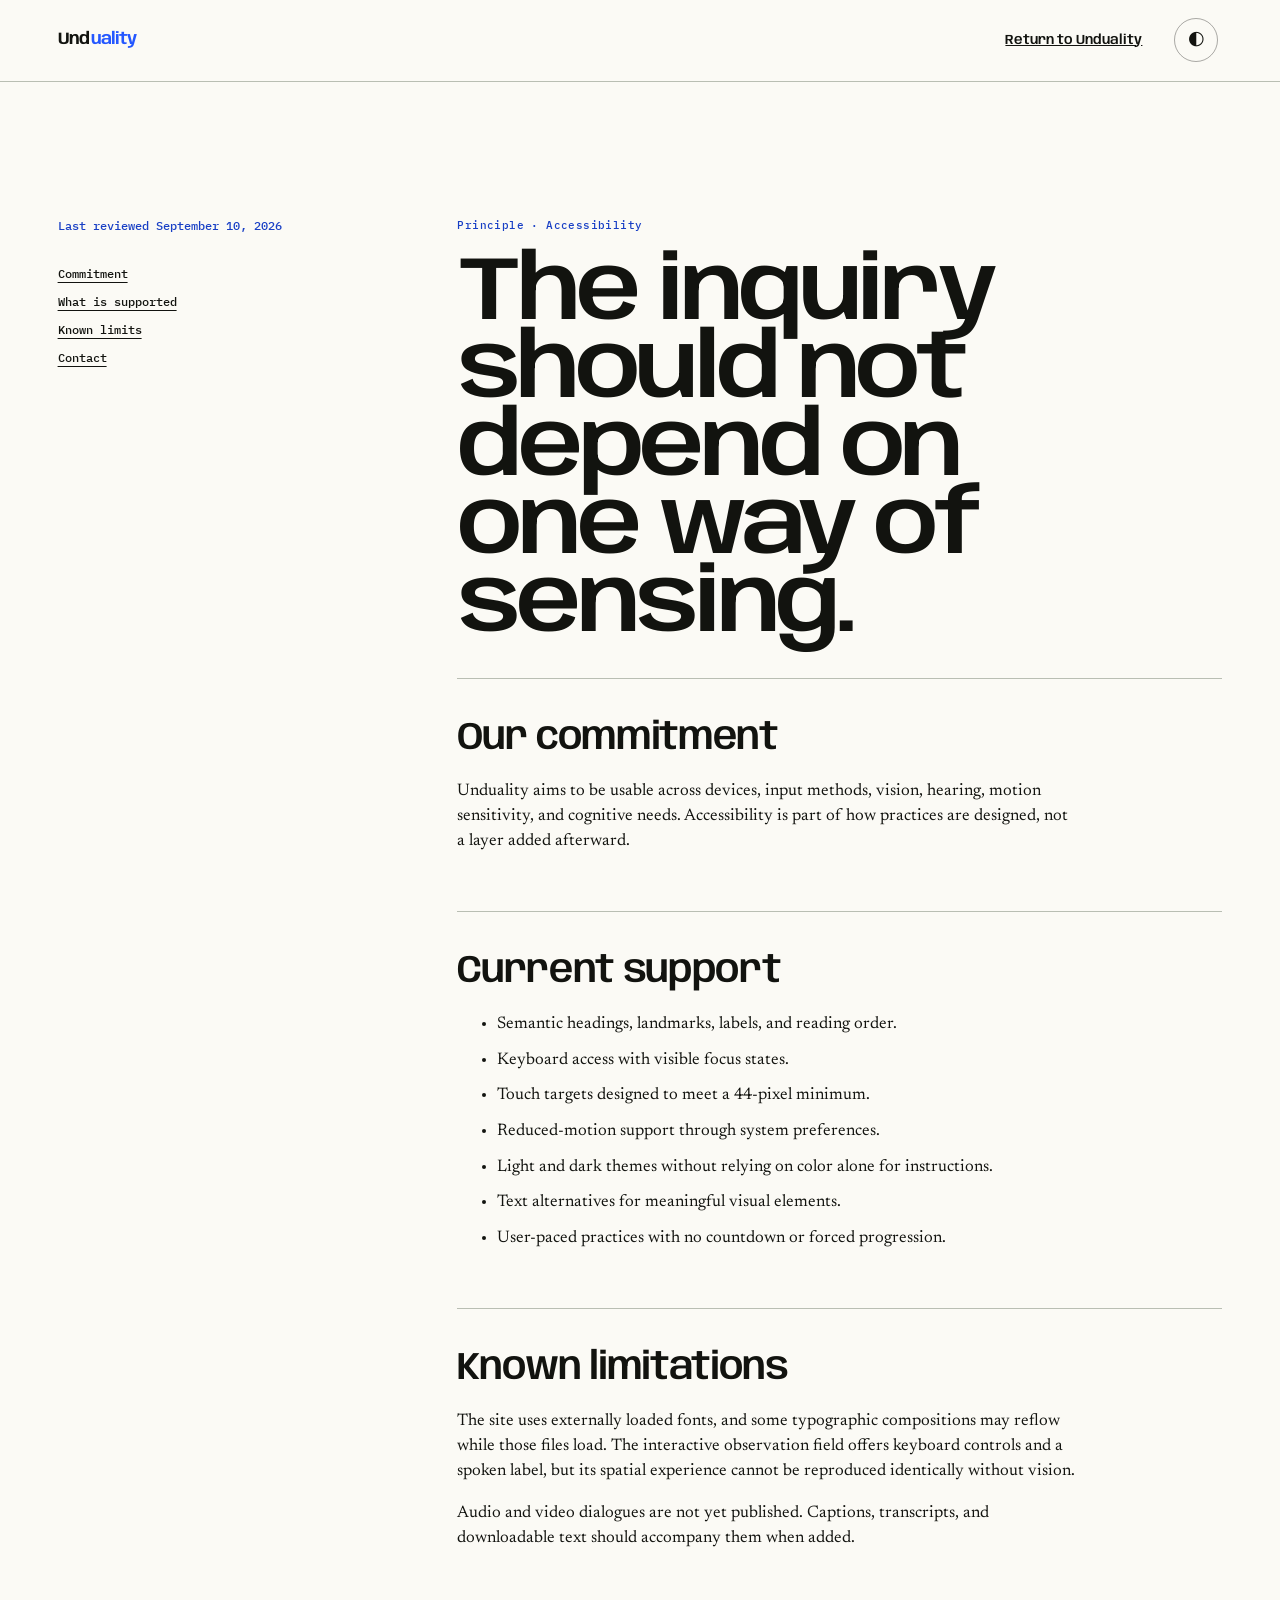
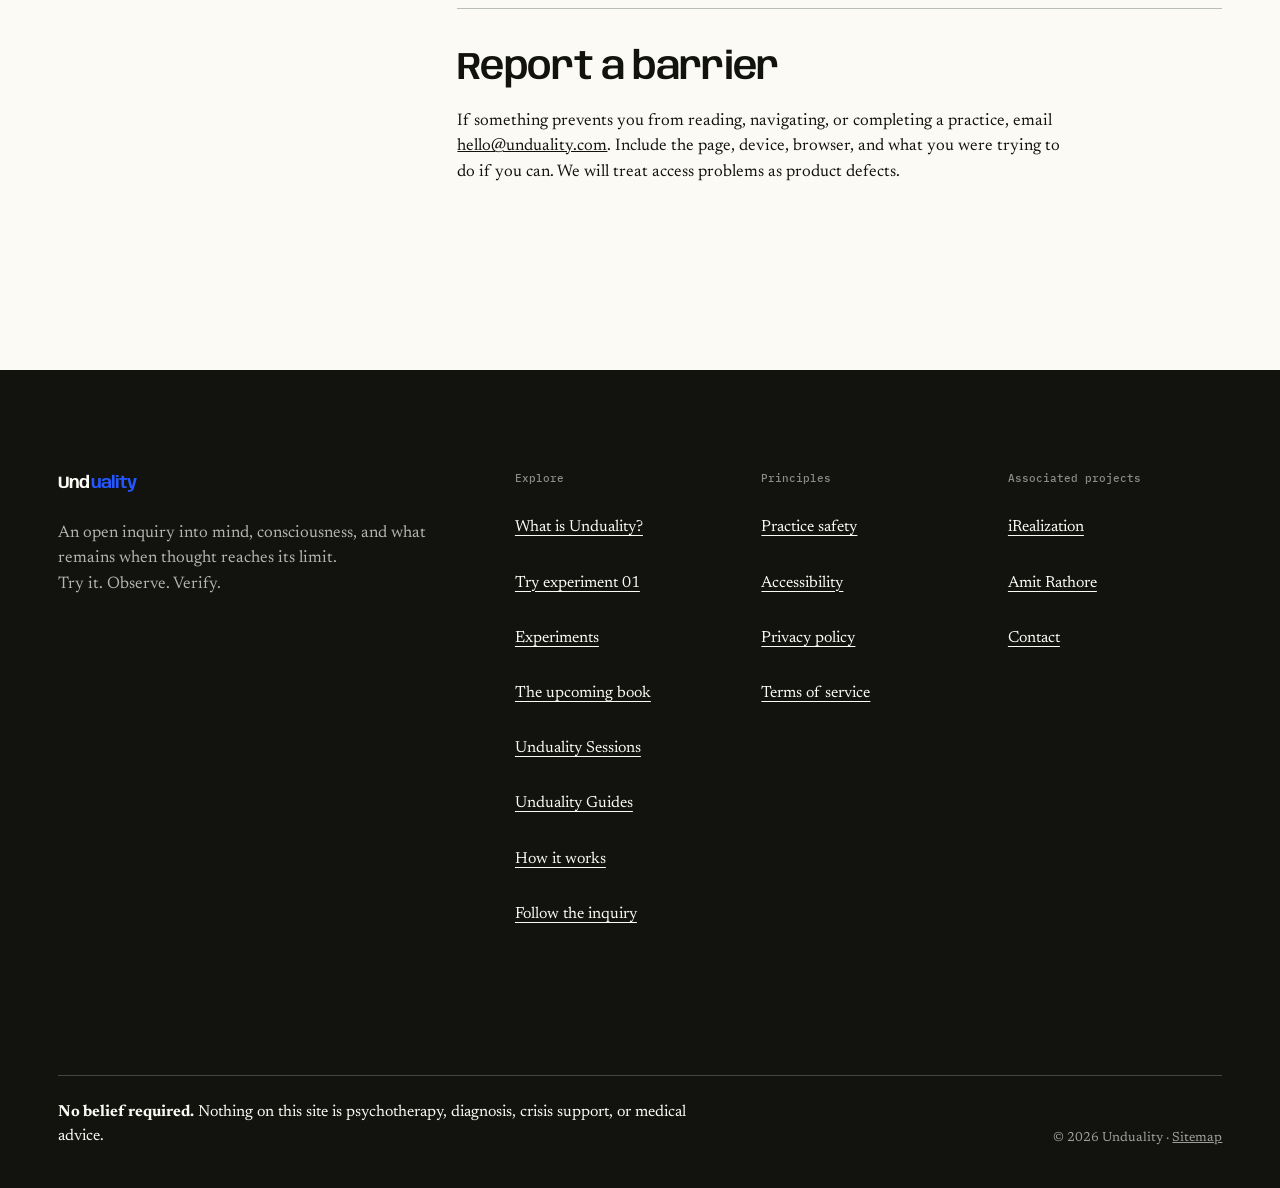
<file: accessibility/index.html>
<!doctype html><html lang="en"><head><meta charset="utf-8"><meta name="viewport" content="width=device-width,initial-scale=1"><title>Accessibility · Unduality</title><meta name="description" content="The accessibility approach and known limitations of the Unduality open inquiry."><link rel="canonical" href="https://www.unduality.com/accessibility/"><link rel="icon" href="/assets/favicon.svg"><link rel="preconnect" href="https://fonts.googleapis.com"><link rel="preconnect" href="https://fonts.gstatic.com" crossorigin><link href="https://fonts.googleapis.com/css2?family=Anybody:wdth,wght@75..125,400..800&amp;family=IBM+Plex+Mono:wght@400;500&amp;family=Newsreader:opsz,wght@6..72,400;6..72,500&amp;display=swap" rel="stylesheet"><link rel="stylesheet" href="/styles.css"></head><body class="legal-page"><header class="site-header experiment-header"><a class="wordmark" href="/"><span>Und</span><span>uality</span></a><a class="back-link" href="/">Return to Unduality</a><button class="theme-toggle" type="button" data-theme-toggle aria-label="Switch color theme">◐</button></header><main class="legal-shell"><aside class="legal-aside"><p>Last reviewed September 10, 2026</p><nav><a href="#commitment">Commitment</a><a href="#support">What is supported</a><a href="#limits">Known limits</a><a href="#contact">Contact</a></nav></aside><article class="legal-content"><p class="section-code">Principle · Accessibility</p><h1>The inquiry should not depend on one way of sensing.</h1><section id="commitment"><h2>Our commitment</h2><p>Unduality aims to be usable across devices, input methods, vision, hearing, motion sensitivity, and cognitive needs. Accessibility is part of how practices are designed, not a layer added afterward.</p></section><section id="support"><h2>Current support</h2><ul><li>Semantic headings, landmarks, labels, and reading order.</li><li>Keyboard access with visible focus states.</li><li>Touch targets designed to meet a 44-pixel minimum.</li><li>Reduced-motion support through system preferences.</li><li>Light and dark themes without relying on color alone for instructions.</li><li>Text alternatives for meaningful visual elements.</li><li>User-paced practices with no countdown or forced progression.</li></ul></section><section id="limits"><h2>Known limitations</h2><p>The site uses externally loaded fonts, and some typographic compositions may reflow while those files load. The interactive observation field offers keyboard controls and a spoken label, but its spatial experience cannot be reproduced identically without vision.</p><p>Audio and video dialogues are not yet published. Captions, transcripts, and downloadable text should accompany them when added.</p></section><section id="contact"><h2>Report a barrier</h2><p>If something prevents you from reading, navigating, or completing a practice, email <a href="mailto:hello@unduality.com?subject=Accessibility%20feedback">hello@unduality.com</a>. Include the page, device, browser, and what you were trying to do if you can. We will treat access problems as product defects.</p></section></article></main>
<footer class="site-footer"><div class="footer-intro"><a class="wordmark footer-mark" href="/"><span>Und</span><span>uality</span></a><p>An open inquiry into mind, consciousness, and what remains when thought reaches its limit.<br>Try it. Observe. Verify.</p></div><div class="footer-links"><div><h2>Explore</h2><a href="/#meaning">What is Unduality?</a><a href="/#practice">Try experiment 01</a><a href="/#experiments">Experiments</a><a href="/book/">The upcoming book</a><a href="/sessions/">Unduality Sessions</a><a href="/guides/">Unduality Guides</a><a href="/#method">How it works</a><a href="/#join">Follow the inquiry</a></div><div><h2>Principles</h2><a href="/safety/">Practice safety</a><a href="/accessibility/">Accessibility</a><a href="/privacy/">Privacy policy</a><a href="/terms/">Terms of service</a></div><div><h2>Associated projects</h2><a href="https://www.irealization.com/">iRealization</a><a href="https://amitrathore.com/">Amit Rathore</a><a href="mailto:hello@unduality.com">Contact</a></div></div><div class="footer-statement"><p><strong>No belief required.</strong> Nothing on this site is psychotherapy, diagnosis, crisis support, or medical advice.</p><p class="copyright">© <span data-year></span> Unduality · <a href="/sitemap.xml">Sitemap</a></p></div></footer><script src="/script.js" defer></script></body></html>
</file>
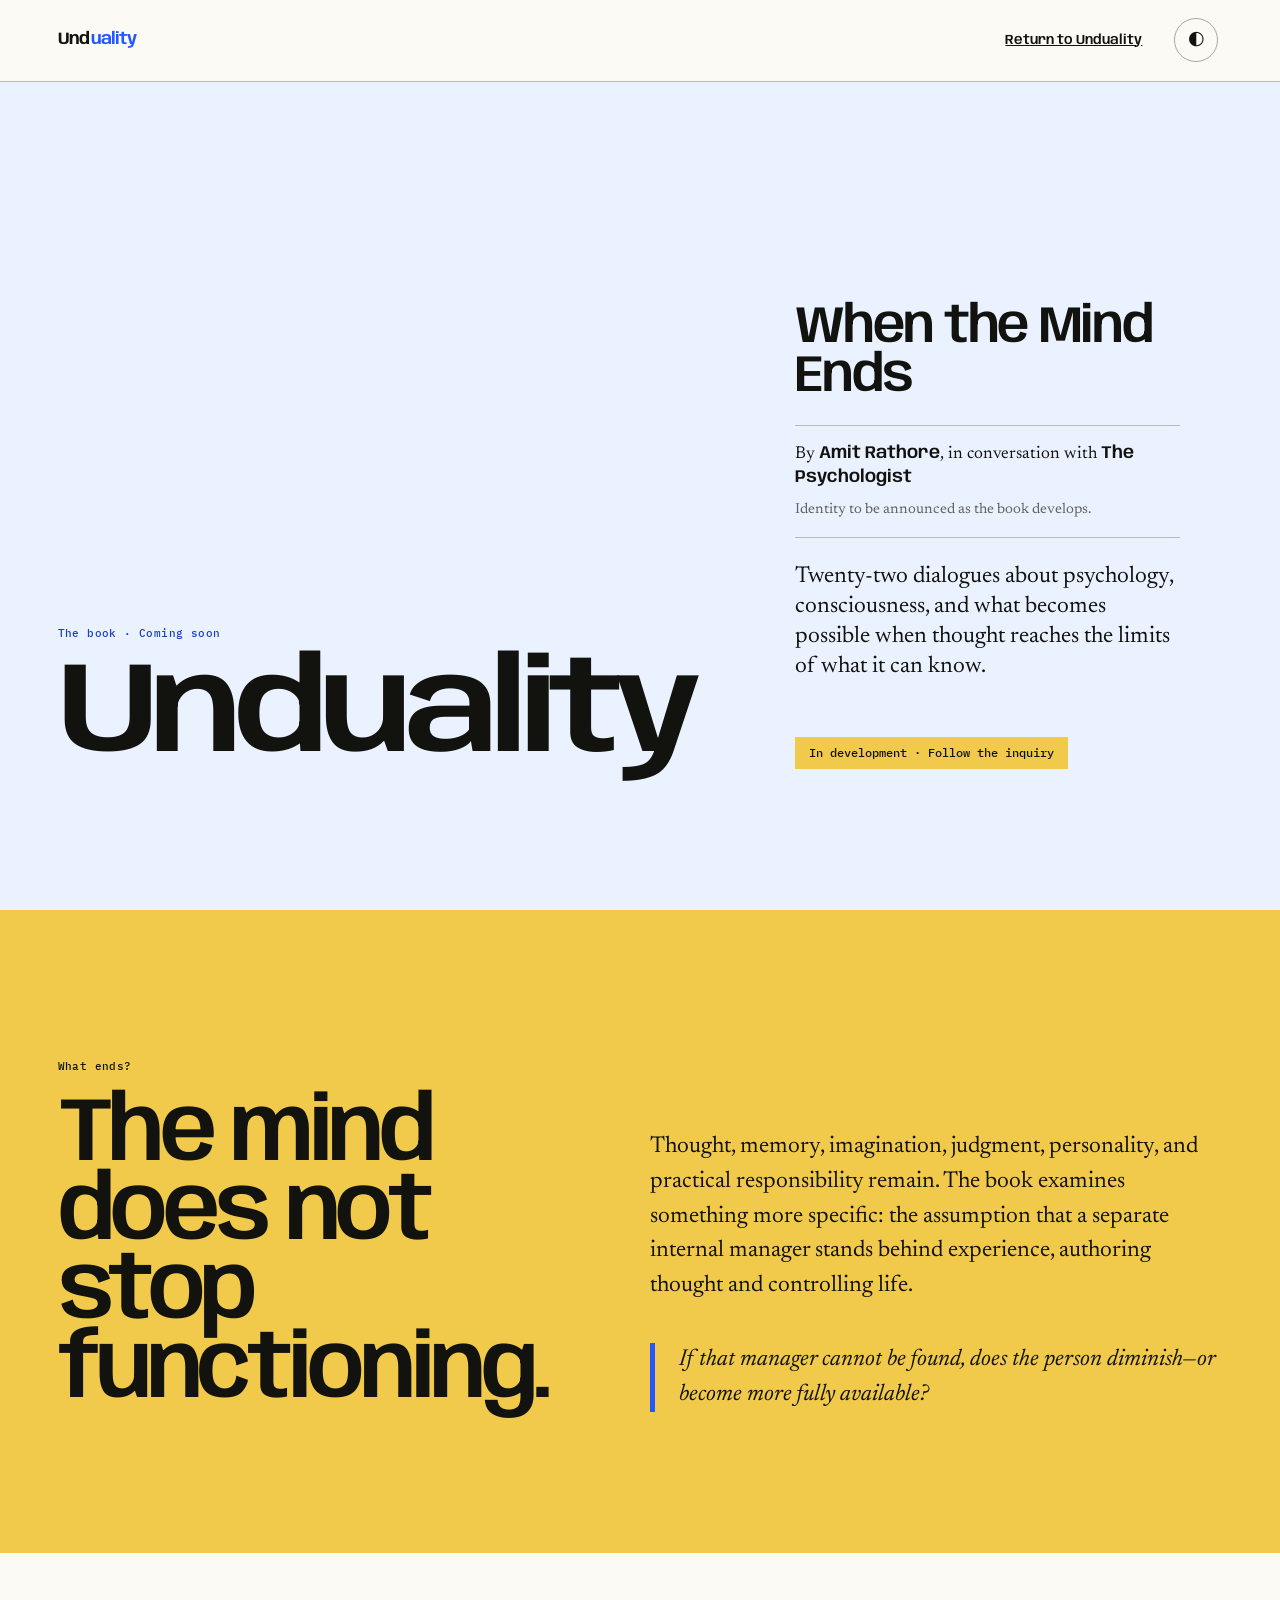
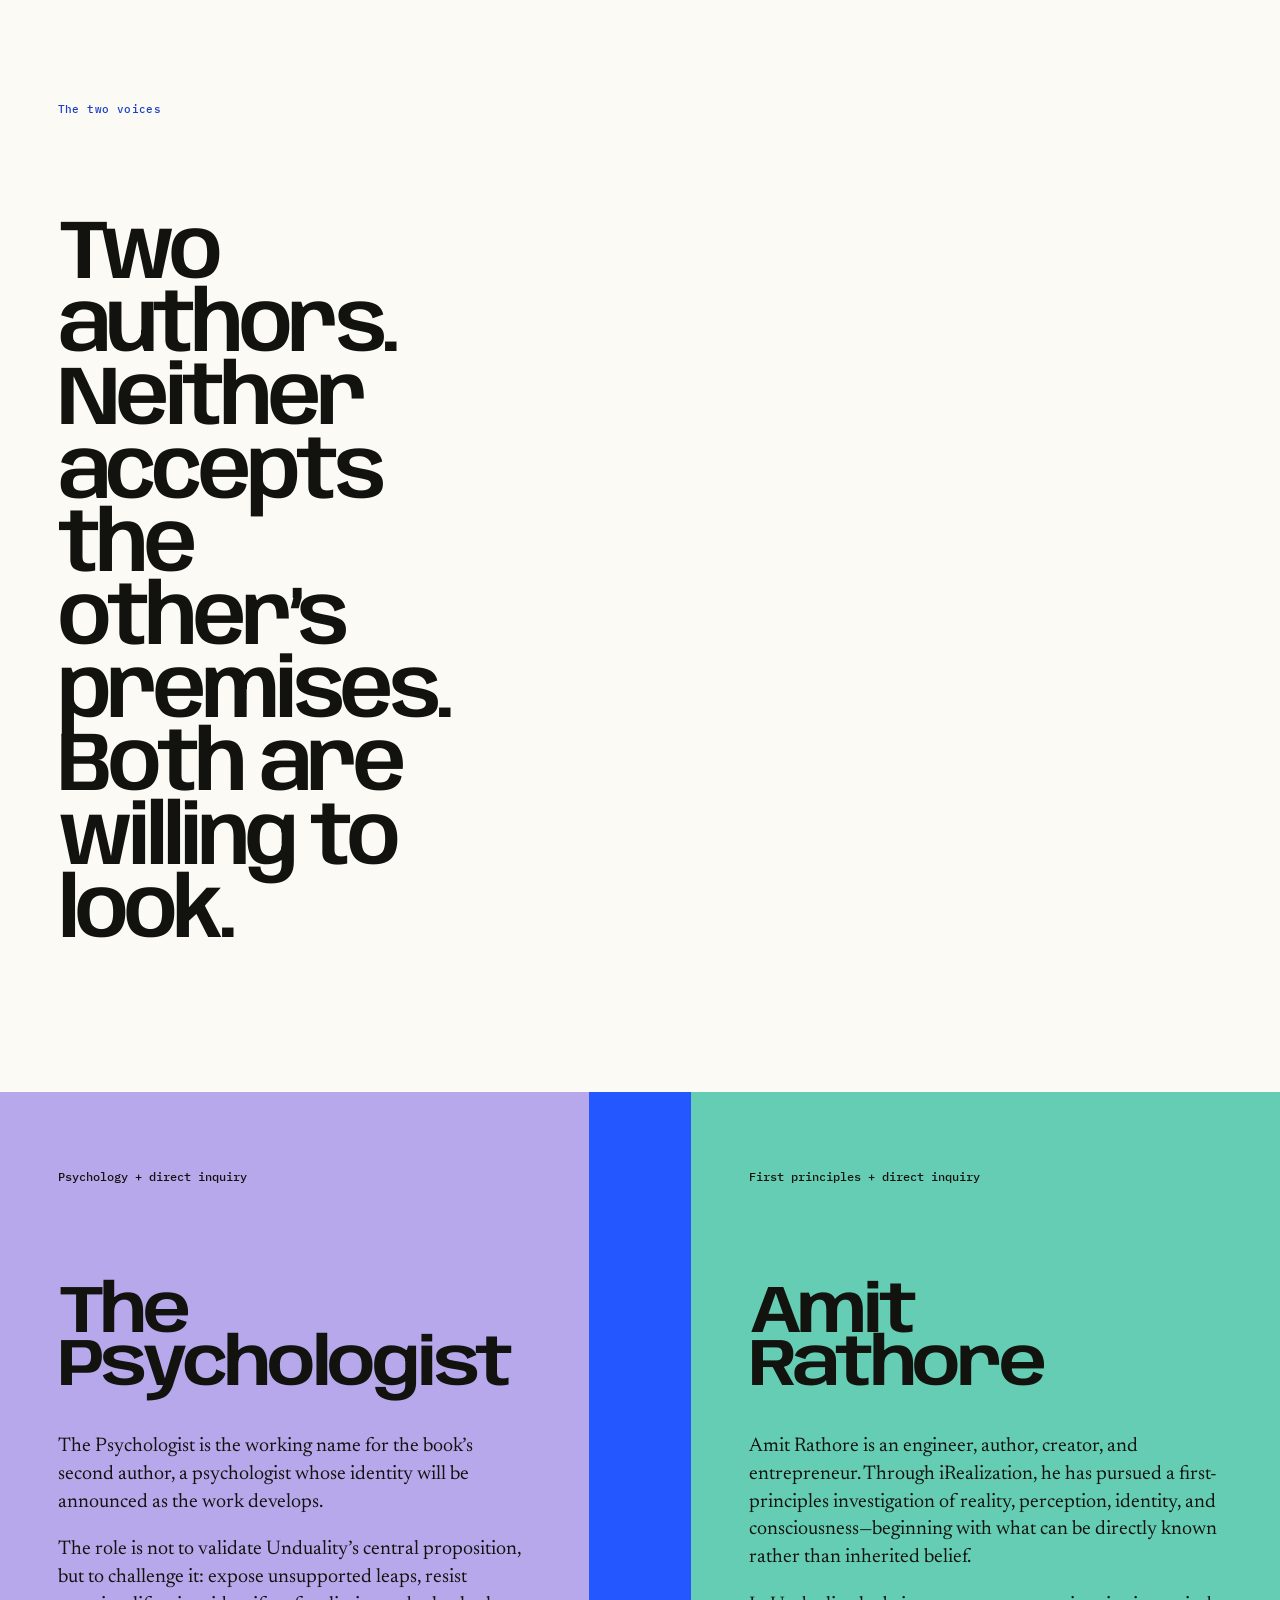
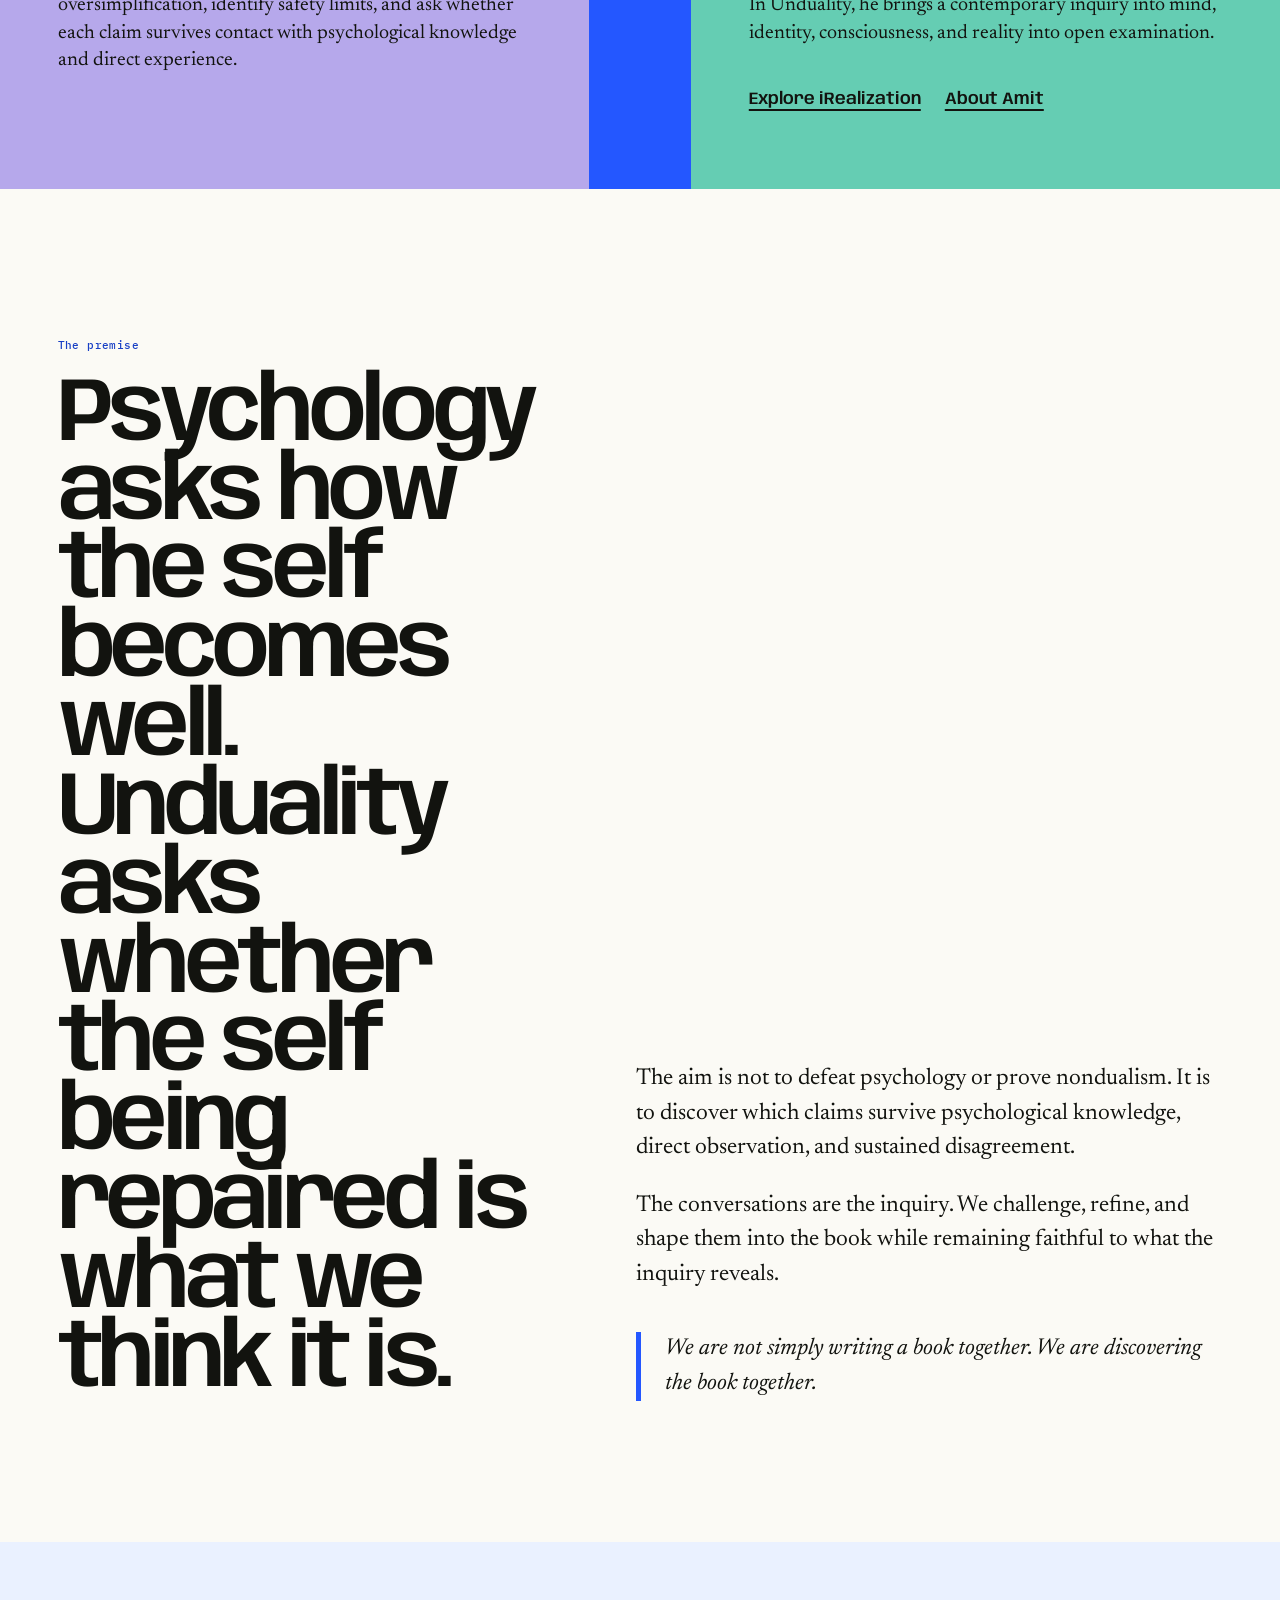
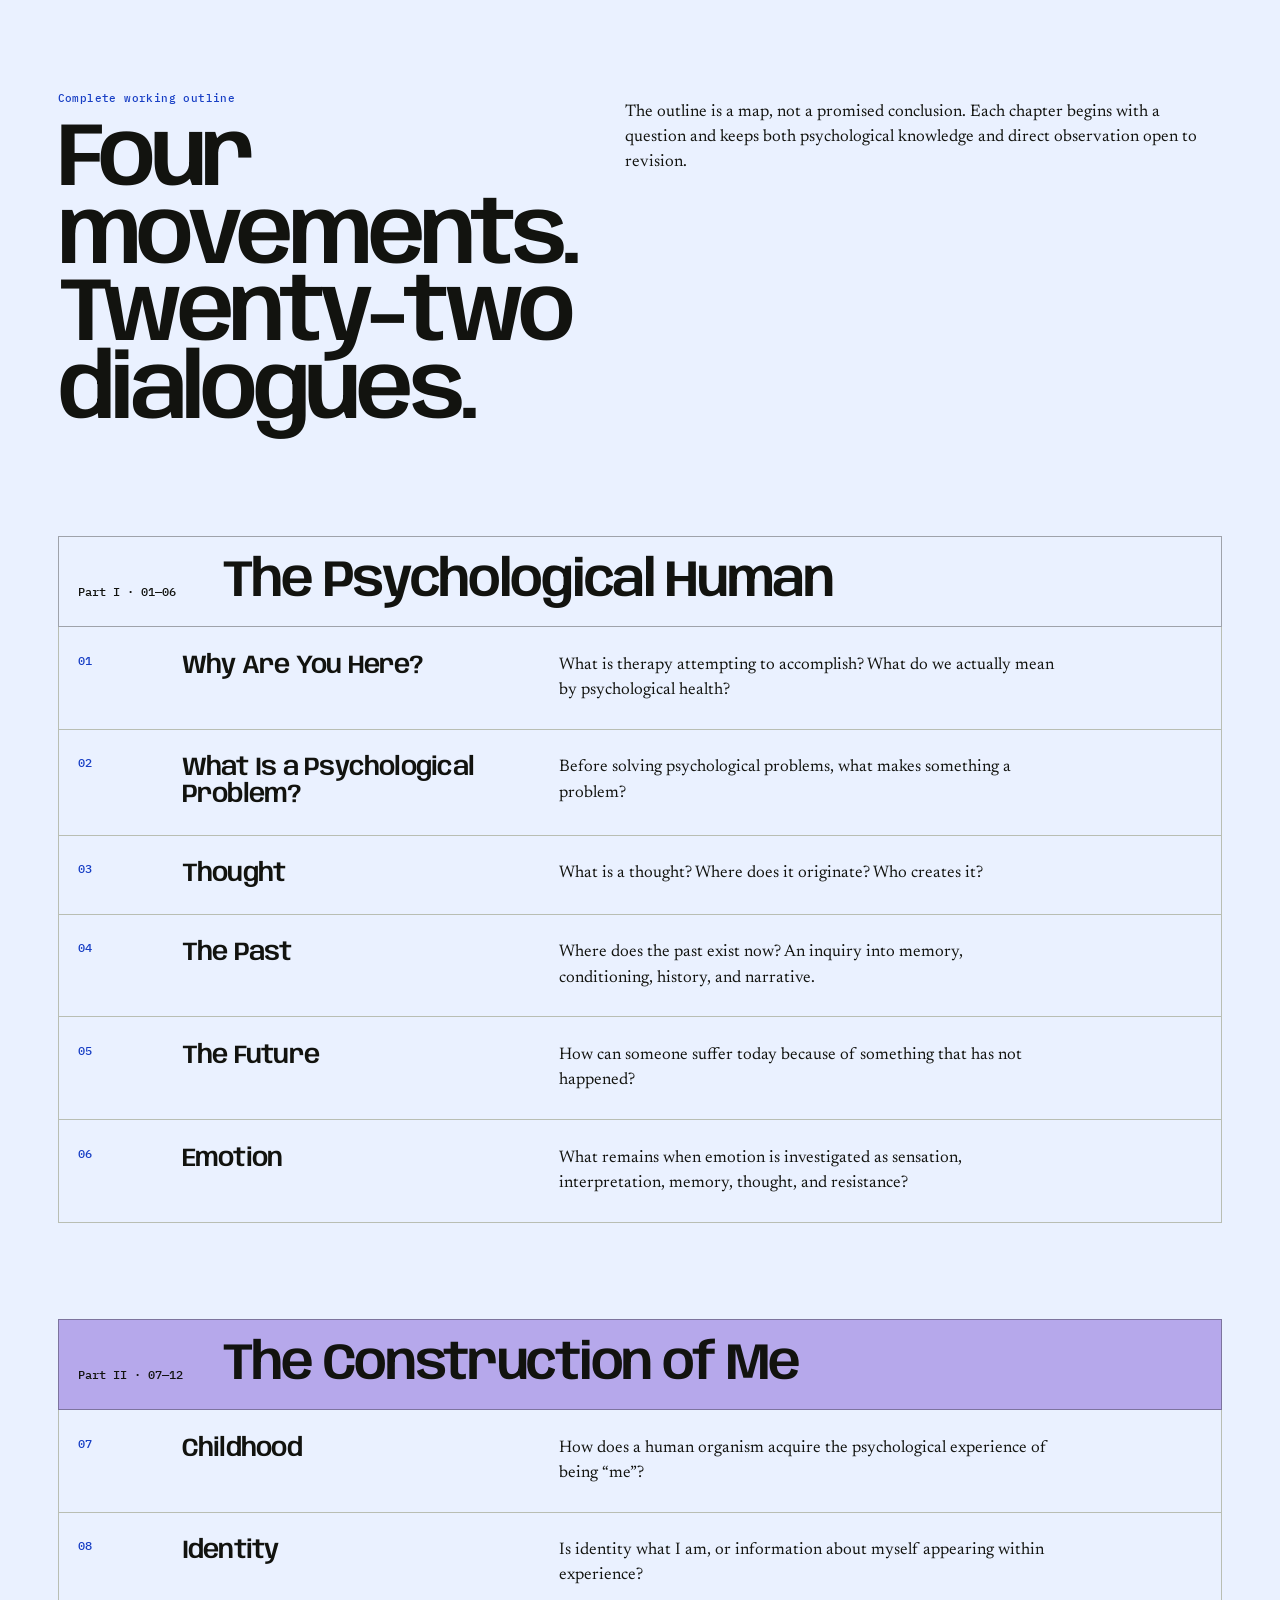
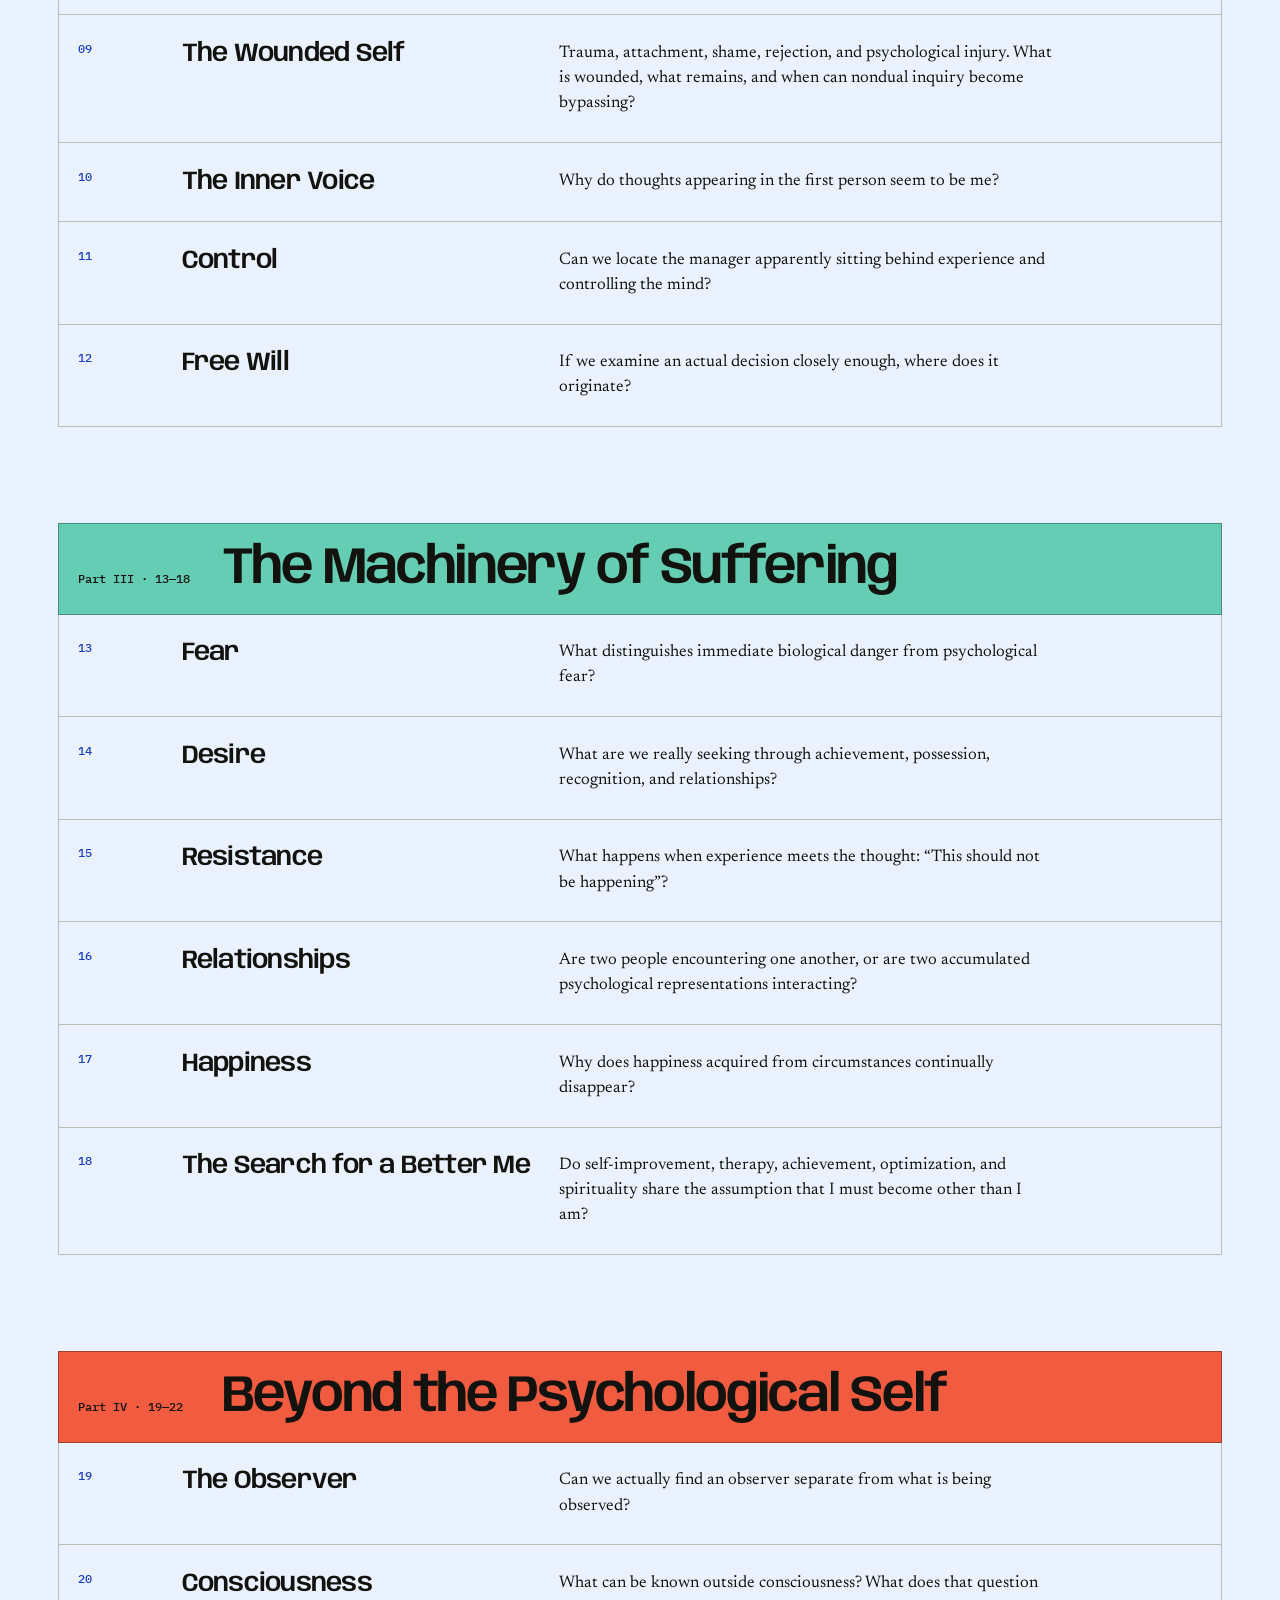
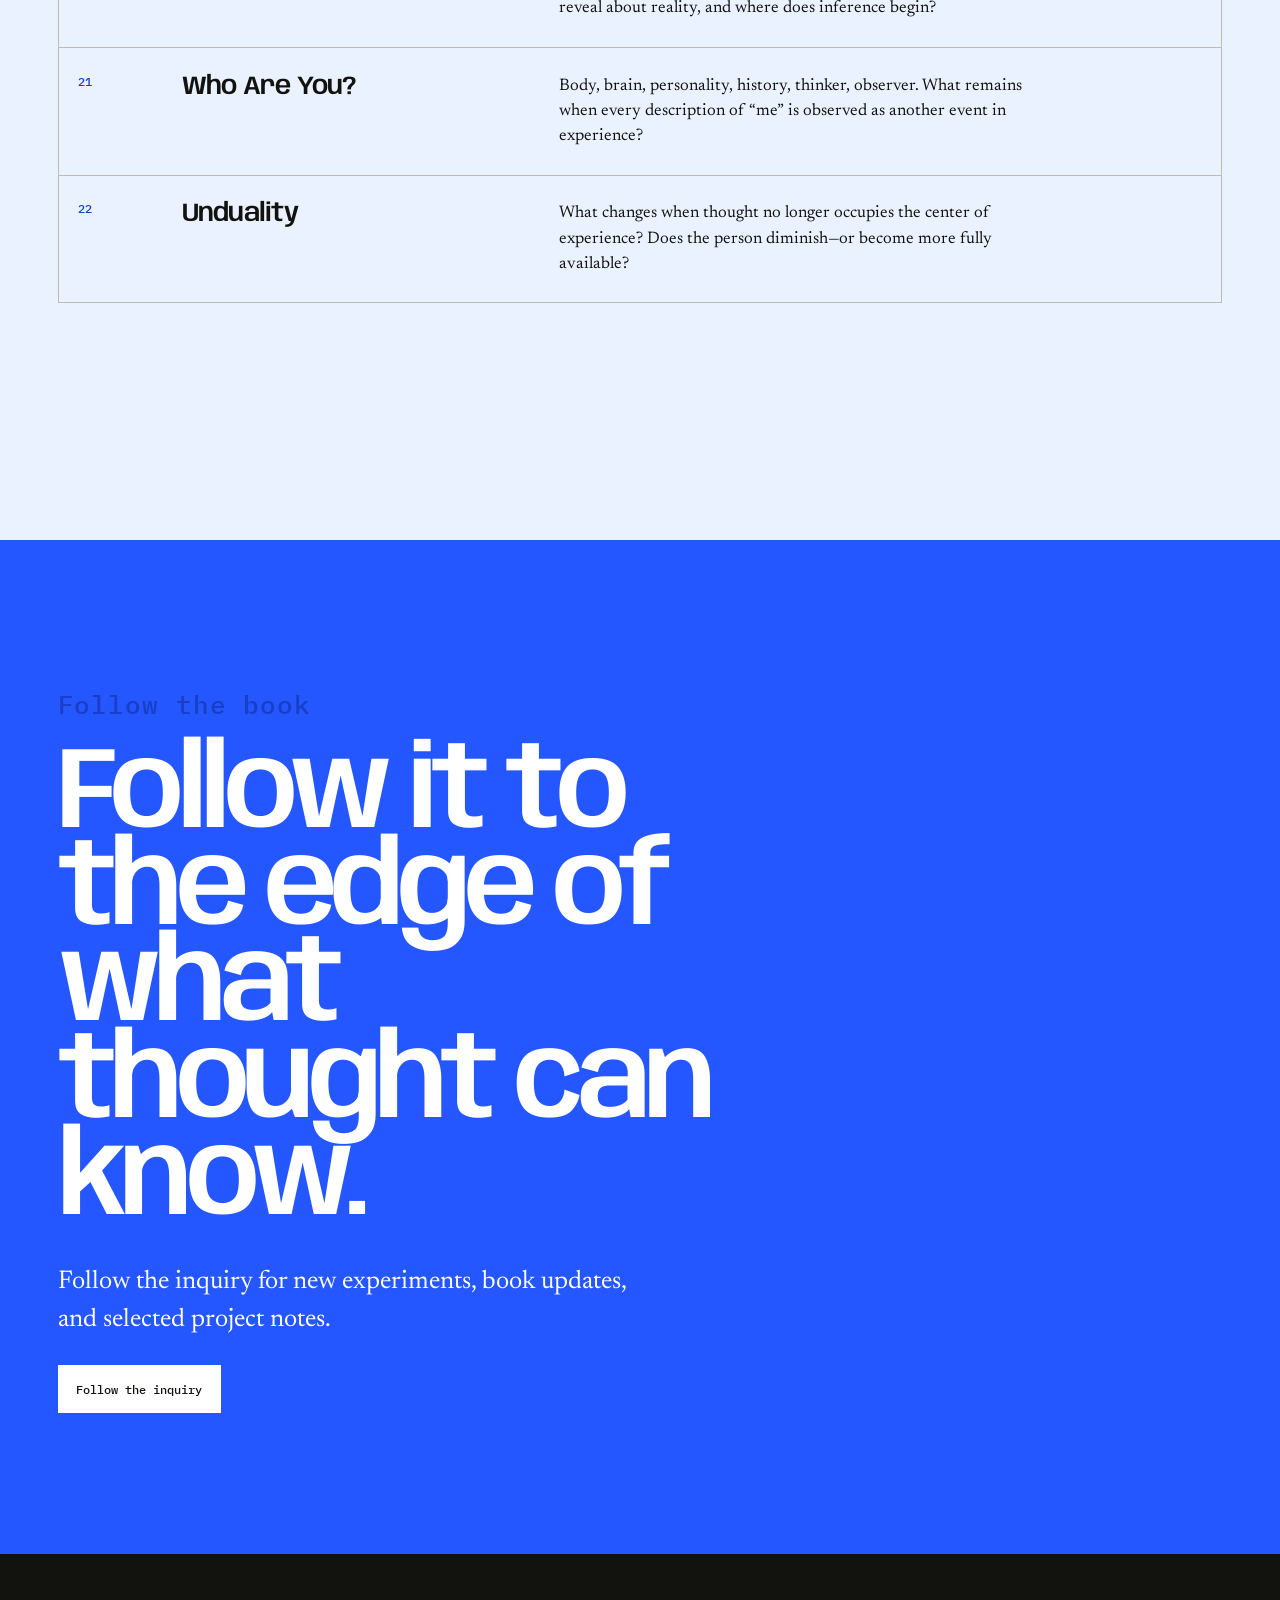
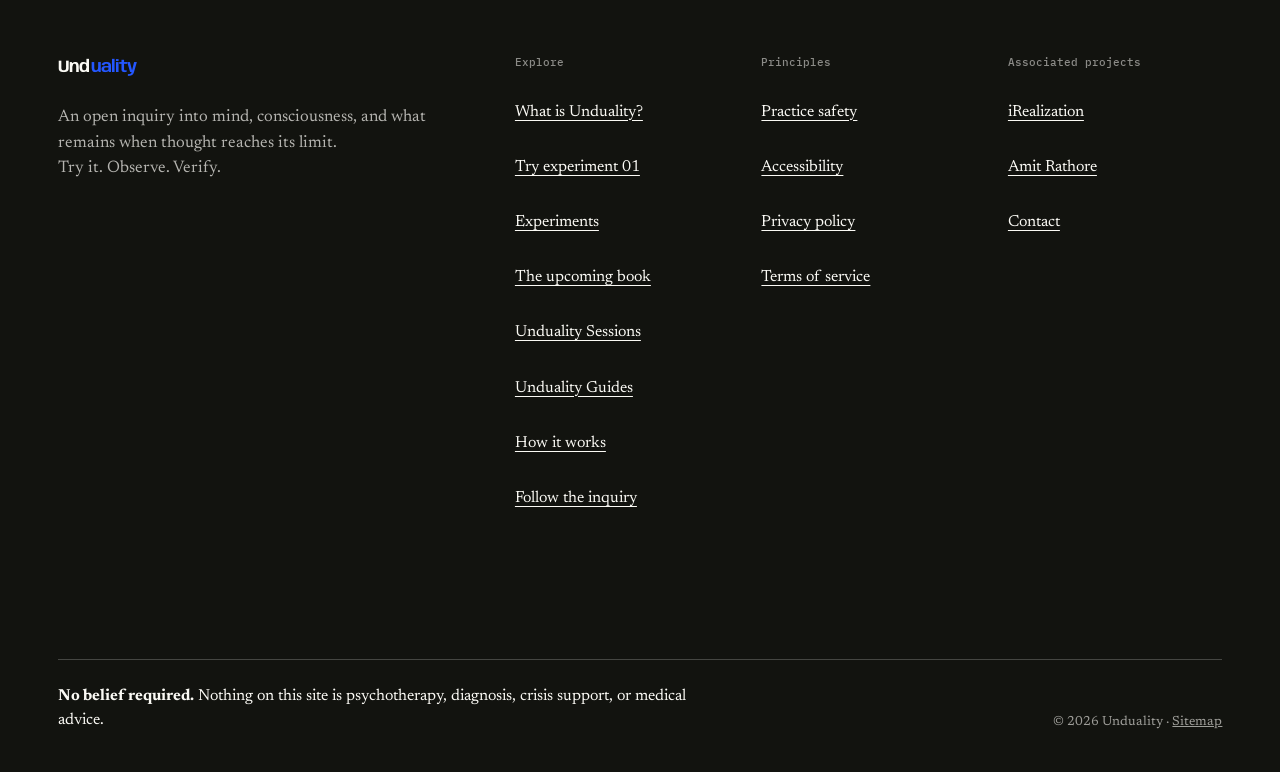
<file: book/index.html>
<!doctype html>
<html lang="en">
<head>
  <meta charset="utf-8">
  <meta name="viewport" content="width=device-width,initial-scale=1">
  <meta name="theme-color" content="#2457ff">
  <title>Unduality: When the Mind Ends — A Book by Amit Rathore and The Psychologist</title>
  <meta name="description" content="Unduality: When the Mind Ends is a developing book of 22 dialogues about psychology, identity, consciousness, and the limits of thought.">
  <link rel="canonical" href="https://www.unduality.com/book/">
  <meta property="og:type" content="book"><meta property="og:site_name" content="Unduality">
  <meta property="og:title" content="Unduality: When the Mind Ends">
  <meta property="og:description" content="Twenty-two dialogues about psychology, consciousness, and what becomes possible when thought reaches the limits of what it can know.">
  <meta property="og:url" content="https://www.unduality.com/book/"><meta property="og:image" content="https://www.unduality.com/assets/og-book.png"><meta property="og:image:width" content="1200"><meta property="og:image:height" content="630"><meta property="og:image:alt" content="Unduality: When the Mind Ends, by Amit Rathore and The Psychologist">
  <meta name="twitter:card" content="summary_large_image"><meta name="twitter:title" content="Unduality: When the Mind Ends"><meta name="twitter:description" content="Twenty-two dialogues about psychology, consciousness, and the limits of thought. Coming soon."><meta name="twitter:image" content="https://www.unduality.com/assets/og-book.png"><meta name="twitter:image:alt" content="Unduality: When the Mind Ends, by Amit Rathore and The Psychologist">
  <link rel="icon" href="/assets/favicon.svg" type="image/svg+xml"><link rel="icon" href="/favicon.ico" sizes="any"><link rel="apple-touch-icon" href="/assets/apple-touch-icon.png"><link rel="manifest" href="/site.webmanifest">
  <link rel="preconnect" href="https://fonts.googleapis.com"><link rel="preconnect" href="https://fonts.gstatic.com" crossorigin><link href="https://fonts.googleapis.com/css2?family=Anybody:wdth,wght@75..125,400..800&amp;family=IBM+Plex+Mono:wght@400;500&amp;family=Newsreader:opsz,wght@6..72,400;6..72,500&amp;display=swap" rel="stylesheet">
  <link rel="stylesheet" href="/styles.css">
  <script type="application/ld+json">{"@context":"https://schema.org","@type":"Book","name":"Unduality: When the Mind Ends","alternateName":"Unduality","creativeWorkStatus":"Forthcoming","description":"Twenty-two dialogues about psychology, identity, consciousness, and the limits of thought.","url":"https://www.unduality.com/book/","author":[{"@type":"Person","name":"Amit Rathore","url":"https://amitrathore.com/"},{"@type":"Person","name":"The Psychologist","description":"A psychologist whose identity will be announced as the book develops."}]}</script>
</head>
<body class="book-page">
  <a class="skip-link" href="#book">Skip to the book</a>
  <header class="site-header experiment-header"><a class="wordmark" href="/"><span>Und</span><span>uality</span></a><a class="back-link" href="/">Return to Unduality</a><button class="theme-toggle" type="button" data-theme-toggle aria-label="Switch color theme">◐</button></header>
  <main id="book">
    <section class="book-hero section-pad">
      <div><p class="section-code">The book · Coming soon</p><h1>Unduality</h1></div>
      <div><p class="book-subtitle">When the Mind Ends</p><p class="book-byline">By <strong>Amit Rathore</strong>, in conversation with <strong>The Psychologist</strong><br><span>Identity to be announced as the book develops.</span></p><p class="book-deck">Twenty-two dialogues about psychology, consciousness, and what becomes possible when thought reaches the limits of what it can know.</p><span class="book-status">In development · Follow the inquiry</span></div>
    </section>
    <section class="book-premise book-title-explainer section-pad">
      <div><p class="section-code">What ends?</p><h2>The mind does not stop functioning.</h2></div>
      <div class="book-premise-copy"><p>Thought, memory, imagination, judgment, personality, and practical responsibility remain. The book examines something more specific: the assumption that a separate internal manager stands behind experience, authoring thought and controlling life.</p><blockquote>If that manager cannot be found, does the person diminish—or become more fully available?</blockquote></div>
    </section>
    <section class="book-authors" aria-labelledby="authors-title">
      <header class="authors-intro section-pad">
        <p class="section-code">The two voices</p>
        <h2 id="authors-title">Two authors. Neither accepts the other’s premises. Both are willing to look.</h2>
      </header>
      <div class="author-dialogue">
        <article class="author-profile author-psychologist">
          <p class="author-perspective">Psychology + direct inquiry</p>
          <h3>The<br>Psychologist</h3>
          <p>The Psychologist is the working name for the book’s second author, a psychologist whose identity will be announced as the work develops.</p>
          <p>The role is not to validate Unduality’s central proposition, but to challenge it: expose unsupported leaps, resist oversimplification, identify safety limits, and ask whether each claim survives contact with psychological knowledge and direct experience.</p>
        </article>
        <div class="author-question" aria-hidden="true"><span>What survives when both perspectives are questioned?</span></div>
        <article class="author-profile author-amit">
          <p class="author-perspective">First principles + direct inquiry</p>
          <h3>Amit<br>Rathore</h3>
          <p>Amit Rathore is an engineer, author, creator, and entrepreneur. Through iRealization, he has pursued a first-principles investigation of reality, perception, identity, and consciousness—beginning with what can be directly known rather than inherited belief.</p>
          <p>In Unduality, he brings a contemporary inquiry into mind, identity, consciousness, and reality into open examination.</p>
          <nav class="author-links" aria-label="More about Amit Rathore"><a href="https://www.irealization.com/" rel="external">Explore iRealization</a><a href="https://amitrathore.com/" rel="external">About Amit</a></nav>
        </article>
      </div>
    </section>
    <section class="book-premise section-pad">
      <div><p class="section-code">The premise</p><h2>Psychology asks how the self becomes well. Unduality asks whether the self being repaired is what we think it is.</h2></div>
      <div class="book-premise-copy"><p>The aim is not to defeat psychology or prove nondualism. It is to discover which claims survive psychological knowledge, direct observation, and sustained disagreement.</p><p>The conversations are the inquiry. We challenge, refine, and shape them into the book while remaining faithful to what the inquiry reveals.</p><blockquote>We are not simply writing a book together. We are discovering the book together.</blockquote></div>
    </section>
    <section class="outline section-pad" id="outline">
      <header class="outline-intro"><div><p class="section-code">Complete working outline</p><h2>Four movements.<br>Twenty-two dialogues.</h2></div><p>The outline is a map, not a promised conclusion. Each chapter begins with a question and keeps both psychological knowledge and direct observation open to revision.</p></header>
      <section class="book-part"><header class="part-header"><span>Part I · 01—06</span><h3>The Psychological Human</h3></header><ol class="chapter-list">
        <li><span class="chapter-number">01</span><h4>Why Are You Here?</h4><p>What is therapy attempting to accomplish? What do we actually mean by psychological health?</p></li>
        <li><span class="chapter-number">02</span><h4>What Is a Psychological Problem?</h4><p>Before solving psychological problems, what makes something a problem?</p></li>
        <li><span class="chapter-number">03</span><h4>Thought</h4><p>What is a thought? Where does it originate? Who creates it?</p></li>
        <li><span class="chapter-number">04</span><h4>The Past</h4><p>Where does the past exist now? An inquiry into memory, conditioning, history, and narrative.</p></li>
        <li><span class="chapter-number">05</span><h4>The Future</h4><p>How can someone suffer today because of something that has not happened?</p></li>
        <li><span class="chapter-number">06</span><h4>Emotion</h4><p>What remains when emotion is investigated as sensation, interpretation, memory, thought, and resistance?</p></li>
      </ol></section>
      <section class="book-part"><header class="part-header"><span>Part II · 07—12</span><h3>The Construction of Me</h3></header><ol class="chapter-list" start="7">
        <li><span class="chapter-number">07</span><h4>Childhood</h4><p>How does a human organism acquire the psychological experience of being “me”?</p></li>
        <li><span class="chapter-number">08</span><h4>Identity</h4><p>Is identity what I am, or information about myself appearing within experience?</p></li>
        <li><span class="chapter-number">09</span><h4>The Wounded Self</h4><p>Trauma, attachment, shame, rejection, and psychological injury. What is wounded, what remains, and when can nondual inquiry become bypassing?</p></li>
        <li><span class="chapter-number">10</span><h4>The Inner Voice</h4><p>Why do thoughts appearing in the first person seem to be me?</p></li>
        <li><span class="chapter-number">11</span><h4>Control</h4><p>Can we locate the manager apparently sitting behind experience and controlling the mind?</p></li>
        <li><span class="chapter-number">12</span><h4>Free Will</h4><p>If we examine an actual decision closely enough, where does it originate?</p></li>
      </ol></section>
      <section class="book-part"><header class="part-header"><span>Part III · 13—18</span><h3>The Machinery of Suffering</h3></header><ol class="chapter-list" start="13">
        <li><span class="chapter-number">13</span><h4>Fear</h4><p>What distinguishes immediate biological danger from psychological fear?</p></li>
        <li><span class="chapter-number">14</span><h4>Desire</h4><p>What are we really seeking through achievement, possession, recognition, and relationships?</p></li>
        <li><span class="chapter-number">15</span><h4>Resistance</h4><p>What happens when experience meets the thought: “This should not be happening”?</p></li>
        <li><span class="chapter-number">16</span><h4>Relationships</h4><p>Are two people encountering one another, or are two accumulated psychological representations interacting?</p></li>
        <li><span class="chapter-number">17</span><h4>Happiness</h4><p>Why does happiness acquired from circumstances continually disappear?</p></li>
        <li><span class="chapter-number">18</span><h4>The Search for a Better Me</h4><p>Do self-improvement, therapy, achievement, optimization, and spirituality share the assumption that I must become other than I am?</p></li>
      </ol></section>
      <section class="book-part"><header class="part-header"><span>Part IV · 19—22</span><h3>Beyond the Psychological Self</h3></header><ol class="chapter-list" start="19">
        <li><span class="chapter-number">19</span><h4>The Observer</h4><p>Can we actually find an observer separate from what is being observed?</p></li>
        <li><span class="chapter-number">20</span><h4>Consciousness</h4><p>What can be known outside consciousness? What does that question reveal about reality, and where does inference begin?</p></li>
        <li><span class="chapter-number">21</span><h4>Who Are You?</h4><p>Body, brain, personality, history, thinker, observer. What remains when every description of “me” is observed as another event in experience?</p></li>
        <li><span class="chapter-number">22</span><h4>Unduality</h4><p>What changes when thought no longer occupies the center of experience? Does the person diminish—or become more fully available?</p></li>
      </ol></section>
    </section>
    <section class="book-cta section-pad"><div class="book-cta-inner"><p class="section-code">Follow the book</p><h2>Follow it to the edge of what thought can know.</h2><p>Follow the inquiry for new experiments, book updates, and selected project notes.</p><a class="action action-light" href="/#join">Follow the inquiry</a></div></section>
  </main>
  <footer class="site-footer"><div class="footer-intro"><a class="wordmark footer-mark" href="/"><span>Und</span><span>uality</span></a><p>An open inquiry into mind, consciousness, and what remains when thought reaches its limit.<br>Try it. Observe. Verify.</p></div><div class="footer-links"><div><h2>Explore</h2><a href="/#meaning">What is Unduality?</a><a href="/#practice">Try experiment 01</a><a href="/#experiments">Experiments</a><a href="/book/">The upcoming book</a><a href="/sessions/">Unduality Sessions</a><a href="/guides/">Unduality Guides</a><a href="/#method">How it works</a><a href="/#join">Follow the inquiry</a></div><div><h2>Principles</h2><a href="/safety/">Practice safety</a><a href="/accessibility/">Accessibility</a><a href="/privacy/">Privacy policy</a><a href="/terms/">Terms of service</a></div><div><h2>Associated projects</h2><a href="https://www.irealization.com/">iRealization</a><a href="https://amitrathore.com/">Amit Rathore</a><a href="mailto:hello@unduality.com">Contact</a></div></div><div class="footer-statement"><p><strong>No belief required.</strong> Nothing on this site is psychotherapy, diagnosis, crisis support, or medical advice.</p><p class="copyright">© <span data-year></span> Unduality · <a href="/sitemap.xml">Sitemap</a></p></div></footer>
  <script src="/script.js" defer></script>
</body>
</html>
</file>
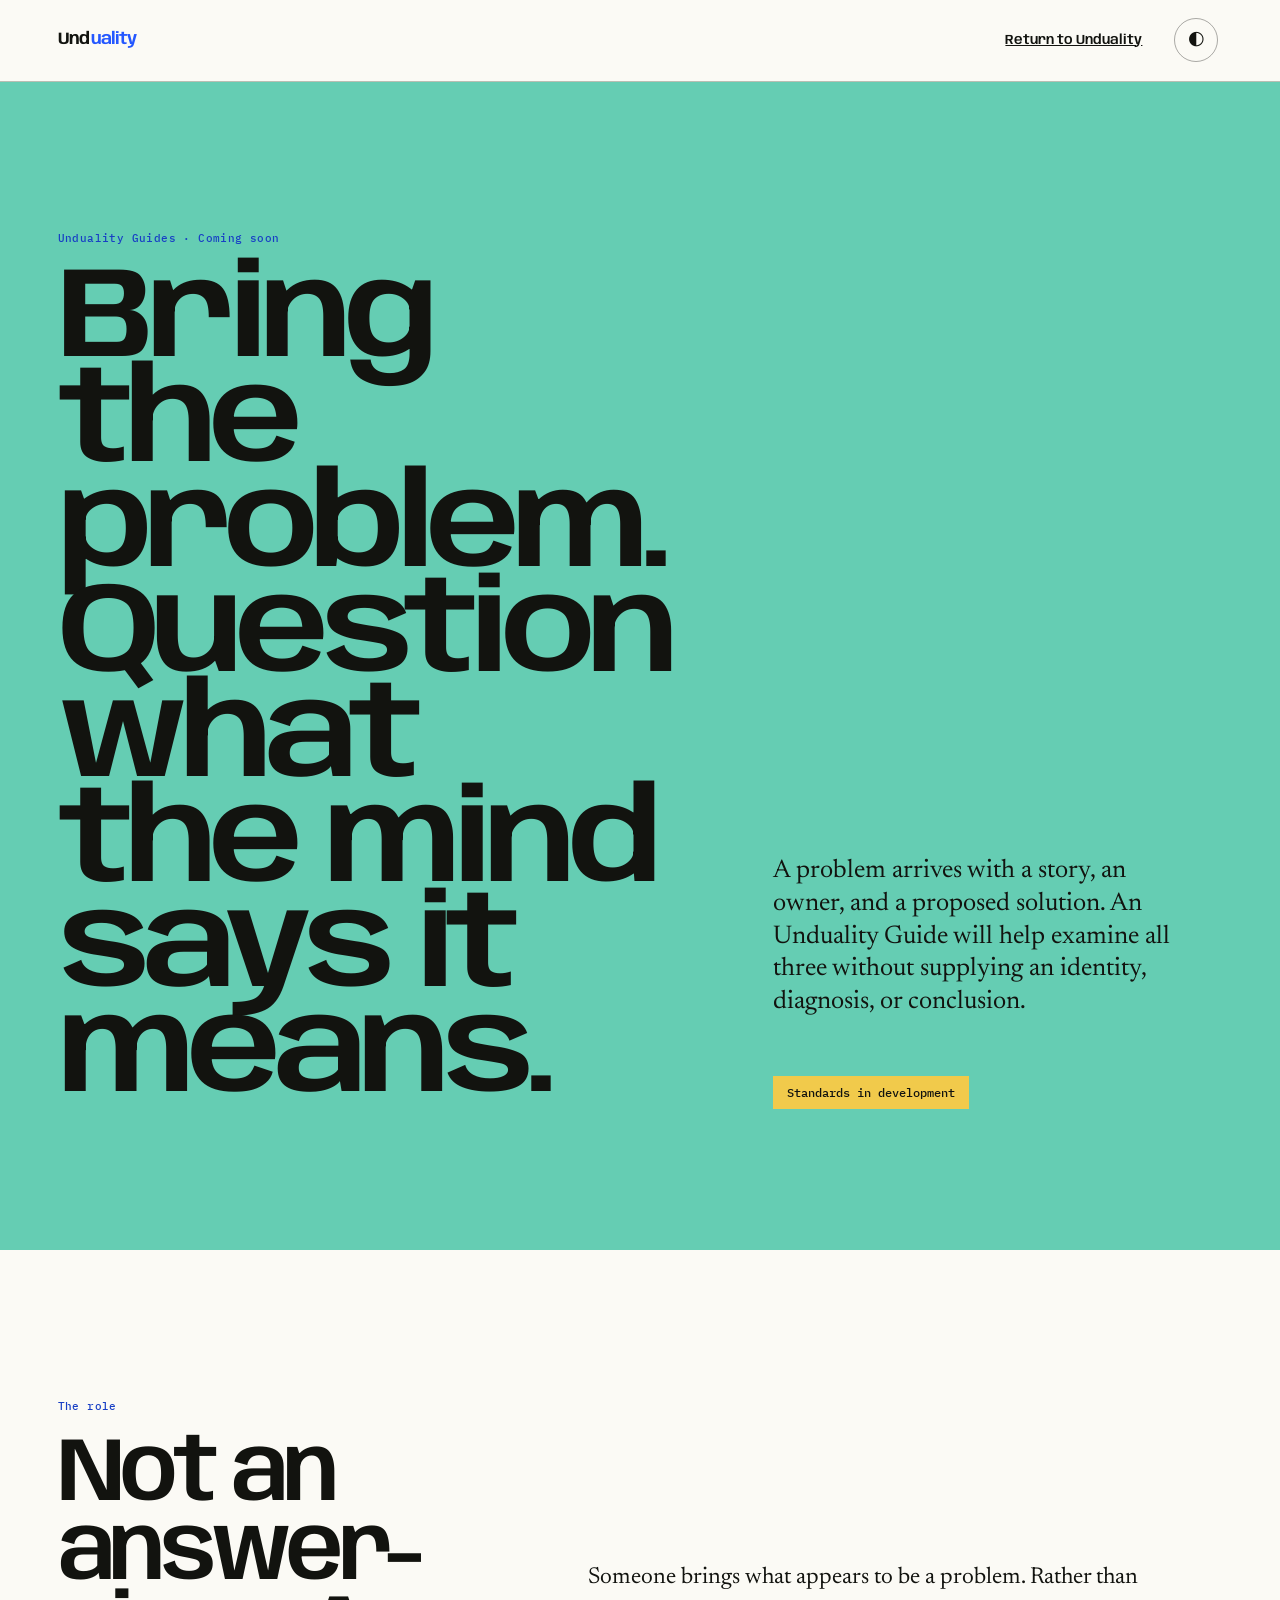
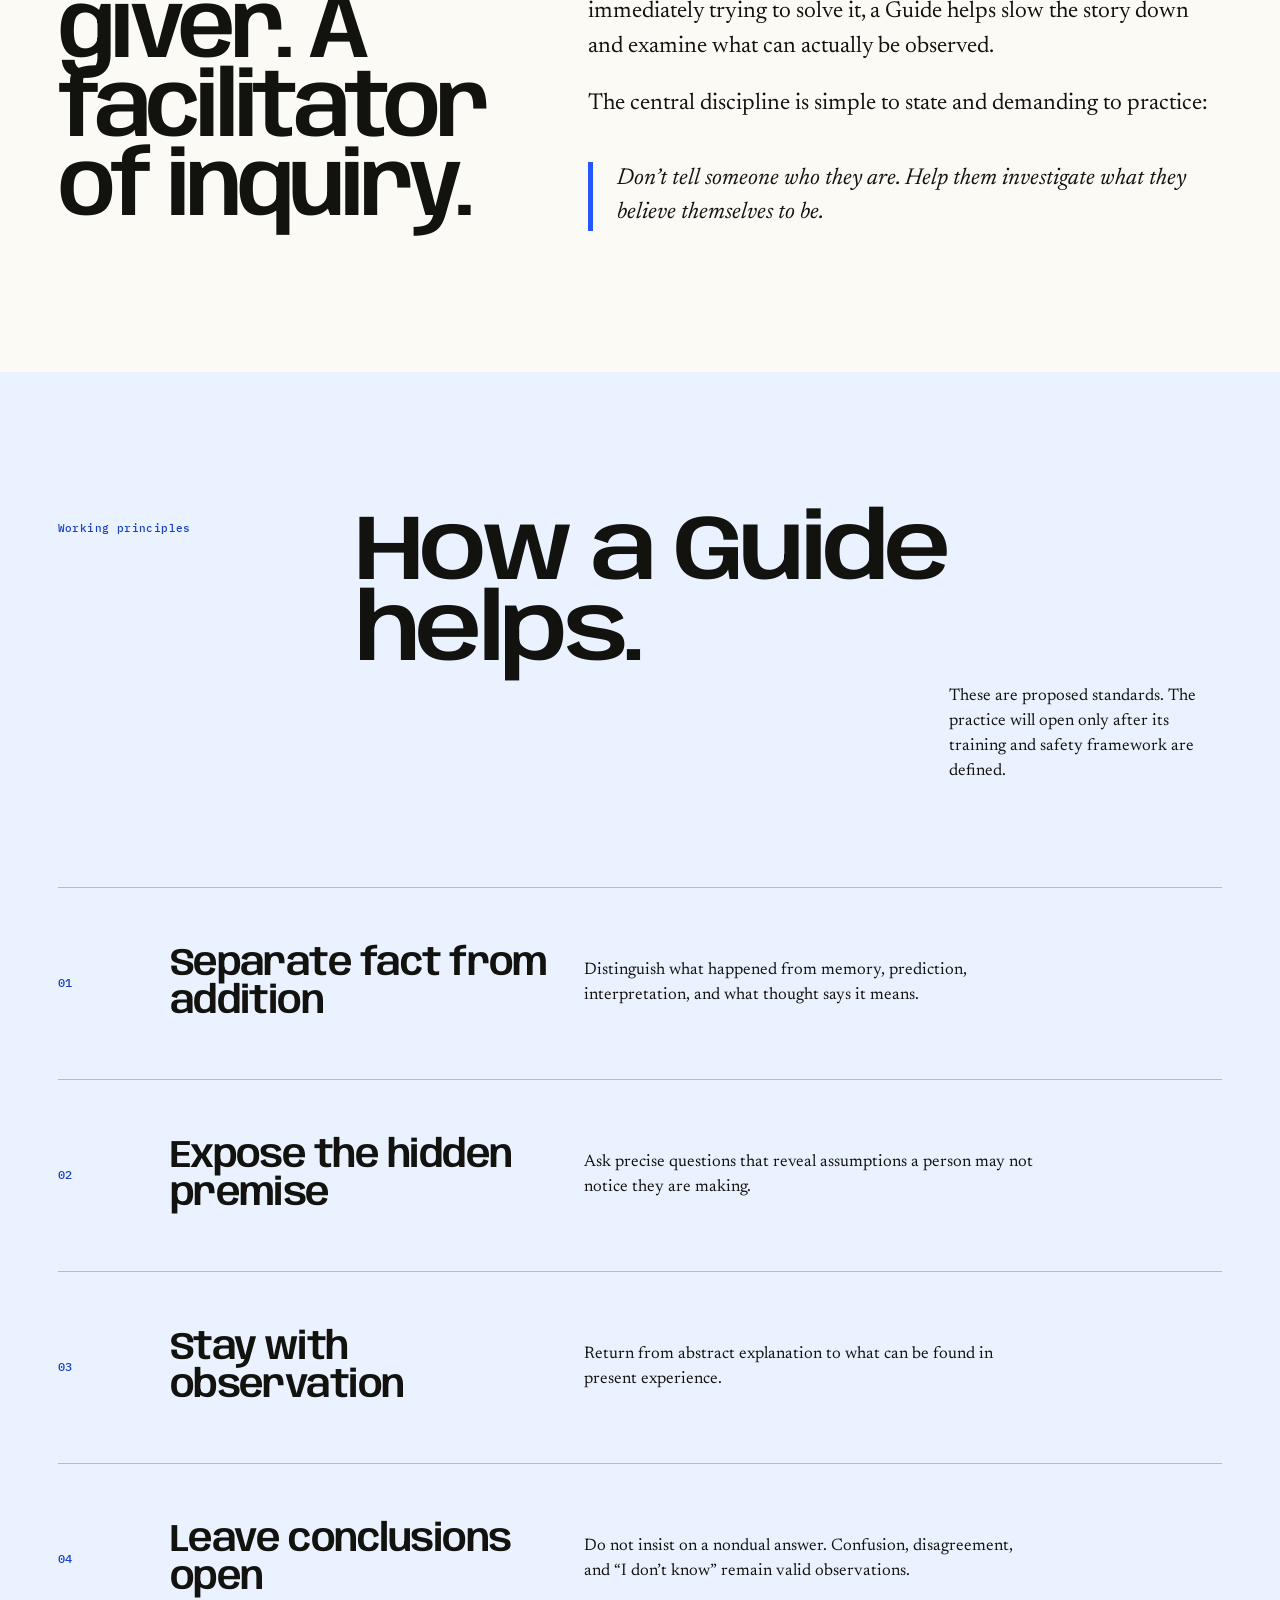
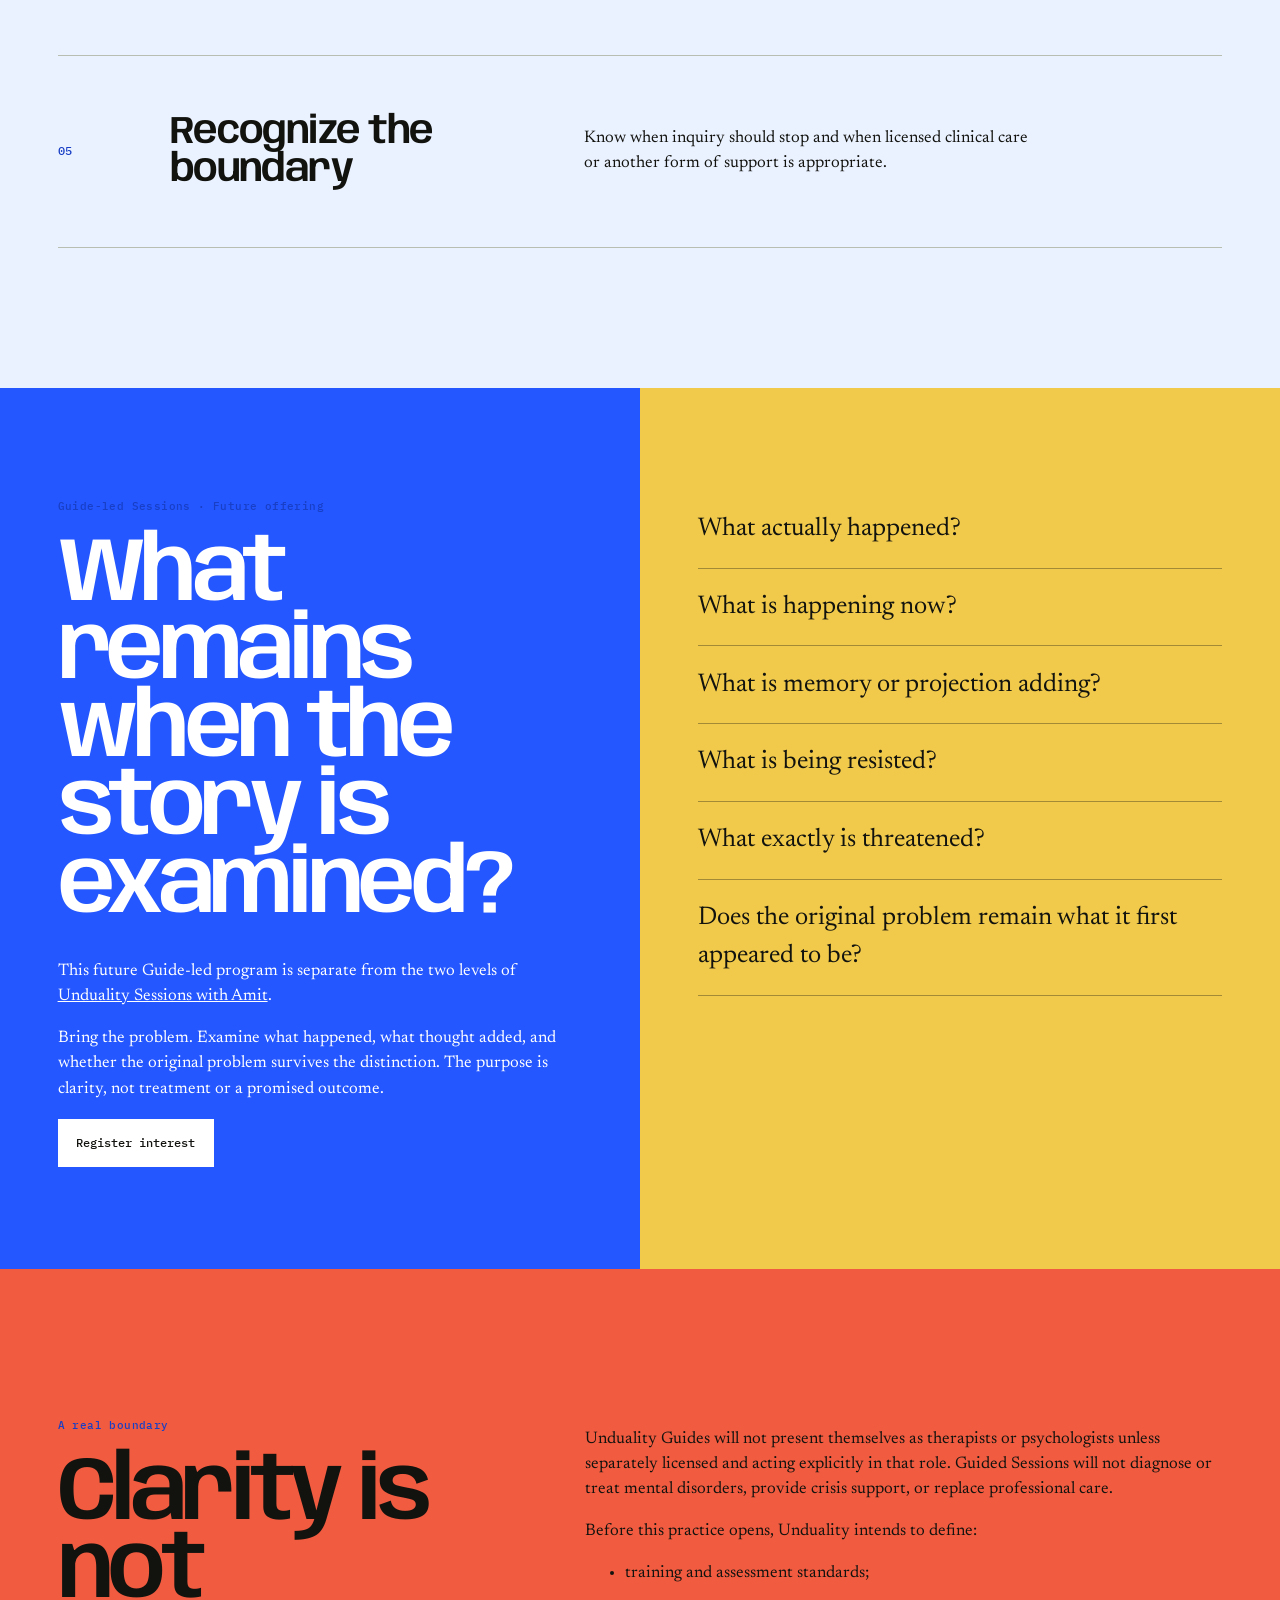
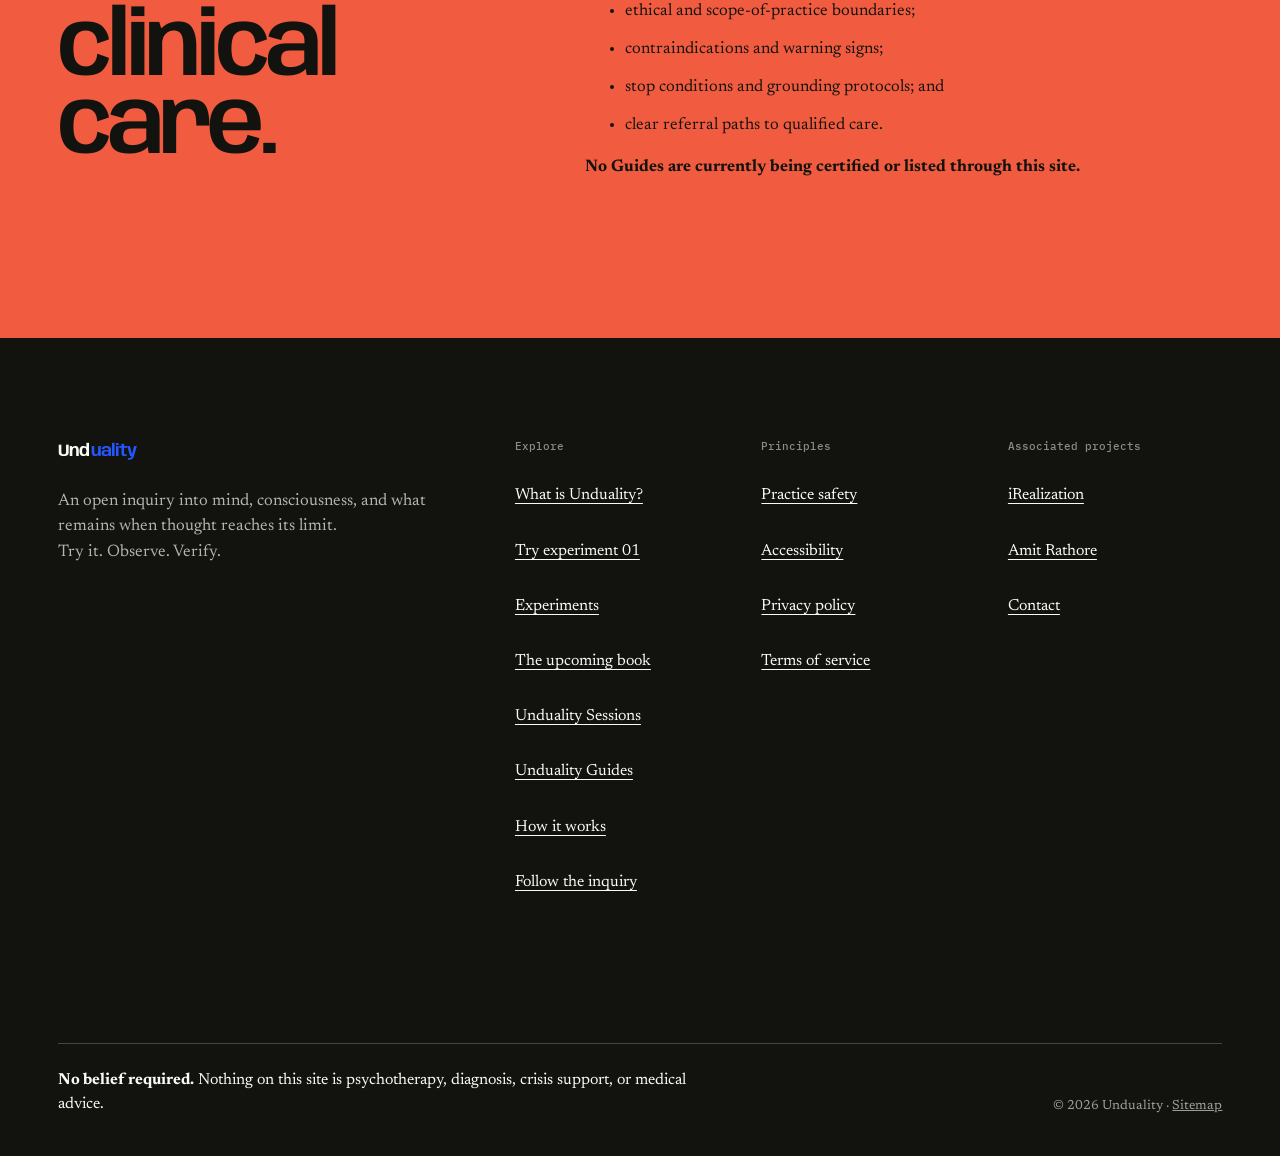
<file: guides/index.html>
<!doctype html>
<html lang="en">
<head>
  <meta charset="utf-8"><meta name="viewport" content="width=device-width,initial-scale=1"><meta name="theme-color" content="#65cdb3">
  <title>Unduality Guides · Coming Soon</title>
  <meta name="description" content="Unduality Guides will help people examine what happened, what thought added, and which hidden assumptions keep a problem in place.">
  <link rel="canonical" href="https://www.unduality.com/guides/">
  <meta property="og:type" content="website"><meta property="og:site_name" content="Unduality"><meta property="og:title" content="Unduality Guides · Question what the mind says it means."><meta property="og:description" content="Bring the problem. Examine what happened, what thought added, and whether the original problem survives the distinction. Coming soon."><meta property="og:url" content="https://www.unduality.com/guides/"><meta property="og:image" content="https://www.unduality.com/assets/og-unduality-outcomes.png"><meta property="og:image:width" content="1200"><meta property="og:image:height" content="630"><meta property="og:image:alt" content="Unduality: clarity without certainty, peace without denial, and power without control.">
  <meta name="twitter:card" content="summary_large_image"><meta name="twitter:title" content="Unduality Guides"><meta name="twitter:description" content="Bring the problem. Question what the mind says it means. Coming soon."><meta name="twitter:image" content="https://www.unduality.com/assets/og-unduality-outcomes.png"><meta name="twitter:image:alt" content="Unduality: clarity without certainty, peace without denial, and power without control.">
  <link rel="icon" href="/assets/favicon.svg" type="image/svg+xml"><link rel="icon" href="/favicon.ico" sizes="any"><link rel="apple-touch-icon" href="/assets/apple-touch-icon.png"><link rel="manifest" href="/site.webmanifest">
  <link rel="preconnect" href="https://fonts.googleapis.com"><link rel="preconnect" href="https://fonts.gstatic.com" crossorigin><link href="https://fonts.googleapis.com/css2?family=Anybody:wdth,wght@75..125,400..800&amp;family=IBM+Plex+Mono:wght@400;500&amp;family=Newsreader:opsz,wght@6..72,400;6..72,500&amp;display=swap" rel="stylesheet"><link rel="stylesheet" href="/styles.css">
</head>
<body class="guides-page">
  <a class="skip-link" href="#guides">Skip to Unduality Guides</a>
  <header class="site-header experiment-header"><a class="wordmark" href="/"><span>Und</span><span>uality</span></a><a class="back-link" href="/">Return to Unduality</a><button class="theme-toggle" type="button" data-theme-toggle aria-label="Switch color theme">◐</button></header>
  <main id="guides">
    <section class="guides-hero section-pad"><div><p class="section-code">Unduality Guides · Coming soon</p><h1>Bring the problem. Question what the mind says it means.</h1></div><div class="guides-hero-copy"><p>A problem arrives with a story, an owner, and a proposed solution. An Unduality Guide will help examine all three without supplying an identity, diagnosis, or conclusion.</p><span class="book-status">Standards in development</span></div></section>
    <section class="guides-definition section-pad"><div><p class="section-code">The role</p><h2>Not an answer-giver. A facilitator of inquiry.</h2></div><div class="guides-definition-copy"><p>Someone brings what appears to be a problem. Rather than immediately trying to solve it, a Guide helps slow the story down and examine what can actually be observed.</p><p>The central discipline is simple to state and demanding to practice:</p><blockquote>Don’t tell someone who they are. Help them investigate what they believe themselves to be.</blockquote></div></section>
    <section class="guide-principles section-pad" aria-labelledby="principles-title"><header class="section-heading"><p class="section-code">Working principles</p><h2 id="principles-title">How a Guide helps.</h2><p>These are proposed standards. The practice will open only after its training and safety framework are defined.</p></header><div class="principle-list">
      <article><span>01</span><h3>Separate fact from addition</h3><p>Distinguish what happened from memory, prediction, interpretation, and what thought says it means.</p></article>
      <article><span>02</span><h3>Expose the hidden premise</h3><p>Ask precise questions that reveal assumptions a person may not notice they are making.</p></article>
      <article><span>03</span><h3>Stay with observation</h3><p>Return from abstract explanation to what can be found in present experience.</p></article>
      <article><span>04</span><h3>Leave conclusions open</h3><p>Do not insist on a nondual answer. Confusion, disagreement, and “I don’t know” remain valid observations.</p></article>
      <article><span>05</span><h3>Recognize the boundary</h3><p>Know when inquiry should stop and when licensed clinical care or another form of support is appropriate.</p></article>
    </div></section>
    <section class="guided-session"><div class="guided-session-copy"><p class="section-code">Guide-led Sessions · Future offering</p><h2>What remains when the story is examined?</h2><p>This future Guide-led program is separate from the two levels of <a href="/sessions/">Unduality Sessions with Amit</a>.</p><p>Bring the problem. Examine what happened, what thought added, and whether the original problem survives the distinction. The purpose is clarity, not treatment or a promised outcome.</p><a class="action action-light" href="mailto:hello@unduality.com?subject=Unduality%20Guides%20interest">Register interest</a></div><ul class="guided-session-questions" aria-label="Questions a Guide may explore"><li>What actually happened?</li><li>What is happening now?</li><li>What is memory or projection adding?</li><li>What is being resisted?</li><li>What exactly is threatened?</li><li>Does the original problem remain what it first appeared to be?</li></ul></section>
    <section class="guides-boundary section-pad"><div class="guides-boundary-inner"><div><p class="section-code">A real boundary</p><h2>Clarity is not clinical care.</h2></div><div class="guides-boundary-copy"><p>Unduality Guides will not present themselves as therapists or psychologists unless separately licensed and acting explicitly in that role. Guided Sessions will not diagnose or treat mental disorders, provide crisis support, or replace professional care.</p><p>Before this practice opens, Unduality intends to define:</p><ul><li>training and assessment standards;</li><li>ethical and scope-of-practice boundaries;</li><li>contraindications and warning signs;</li><li>stop conditions and grounding protocols; and</li><li>clear referral paths to qualified care.</li></ul><p><strong>No Guides are currently being certified or listed through this site.</strong></p></div></div></section>
  </main>
  <footer class="site-footer"><div class="footer-intro"><a class="wordmark footer-mark" href="/"><span>Und</span><span>uality</span></a><p>An open inquiry into mind, consciousness, and what remains when thought reaches its limit.<br>Try it. Observe. Verify.</p></div><div class="footer-links"><div><h2>Explore</h2><a href="/#meaning">What is Unduality?</a><a href="/#practice">Try experiment 01</a><a href="/#experiments">Experiments</a><a href="/book/">The upcoming book</a><a href="/sessions/">Unduality Sessions</a><a href="/guides/">Unduality Guides</a><a href="/#method">How it works</a><a href="/#join">Follow the inquiry</a></div><div><h2>Principles</h2><a href="/safety/">Practice safety</a><a href="/accessibility/">Accessibility</a><a href="/privacy/">Privacy policy</a><a href="/terms/">Terms of service</a></div><div><h2>Associated projects</h2><a href="https://www.irealization.com/">iRealization</a><a href="https://amitrathore.com/">Amit Rathore</a><a href="mailto:hello@unduality.com">Contact</a></div></div><div class="footer-statement"><p><strong>No belief required.</strong> Nothing on this site is psychotherapy, diagnosis, crisis support, or medical advice.</p><p class="copyright">© <span data-year></span> Unduality · <a href="/sitemap.xml">Sitemap</a></p></div></footer>
  <script src="/script.js" defer></script>
</body>
</html>
</file>
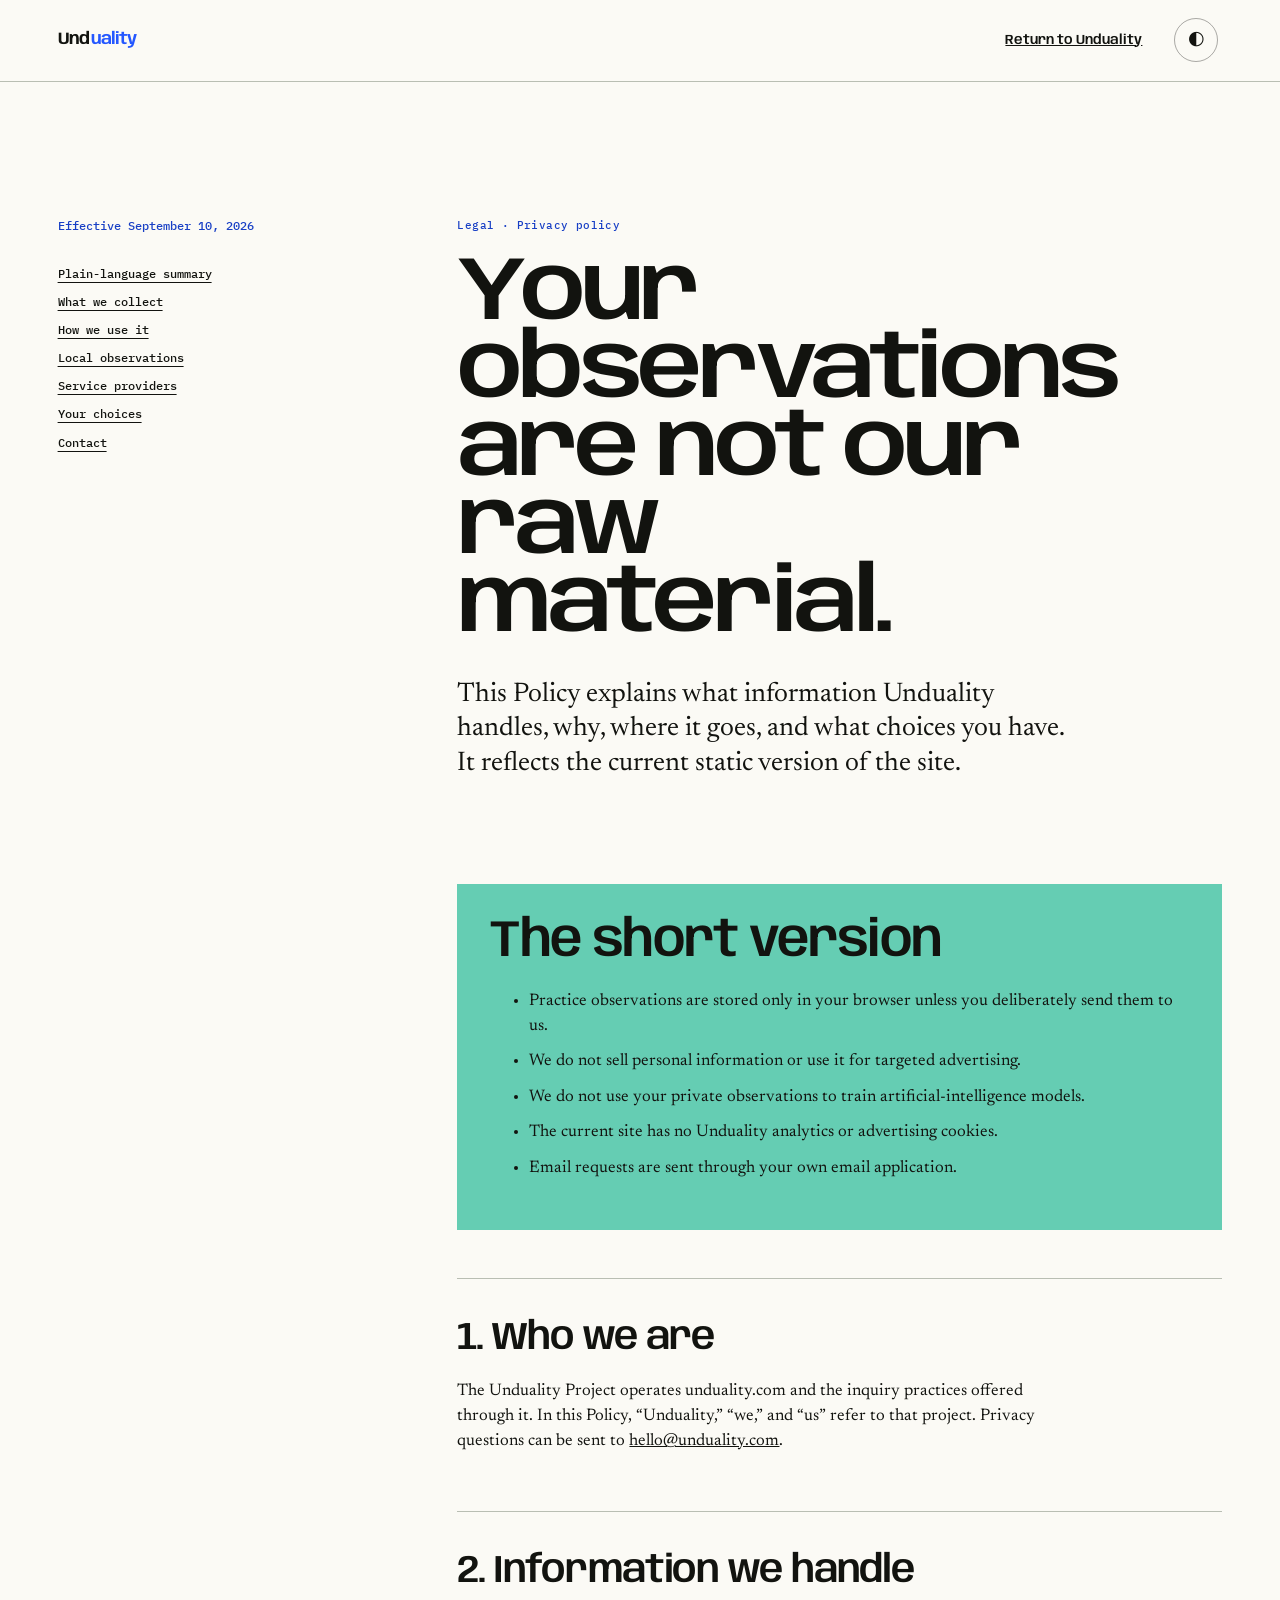
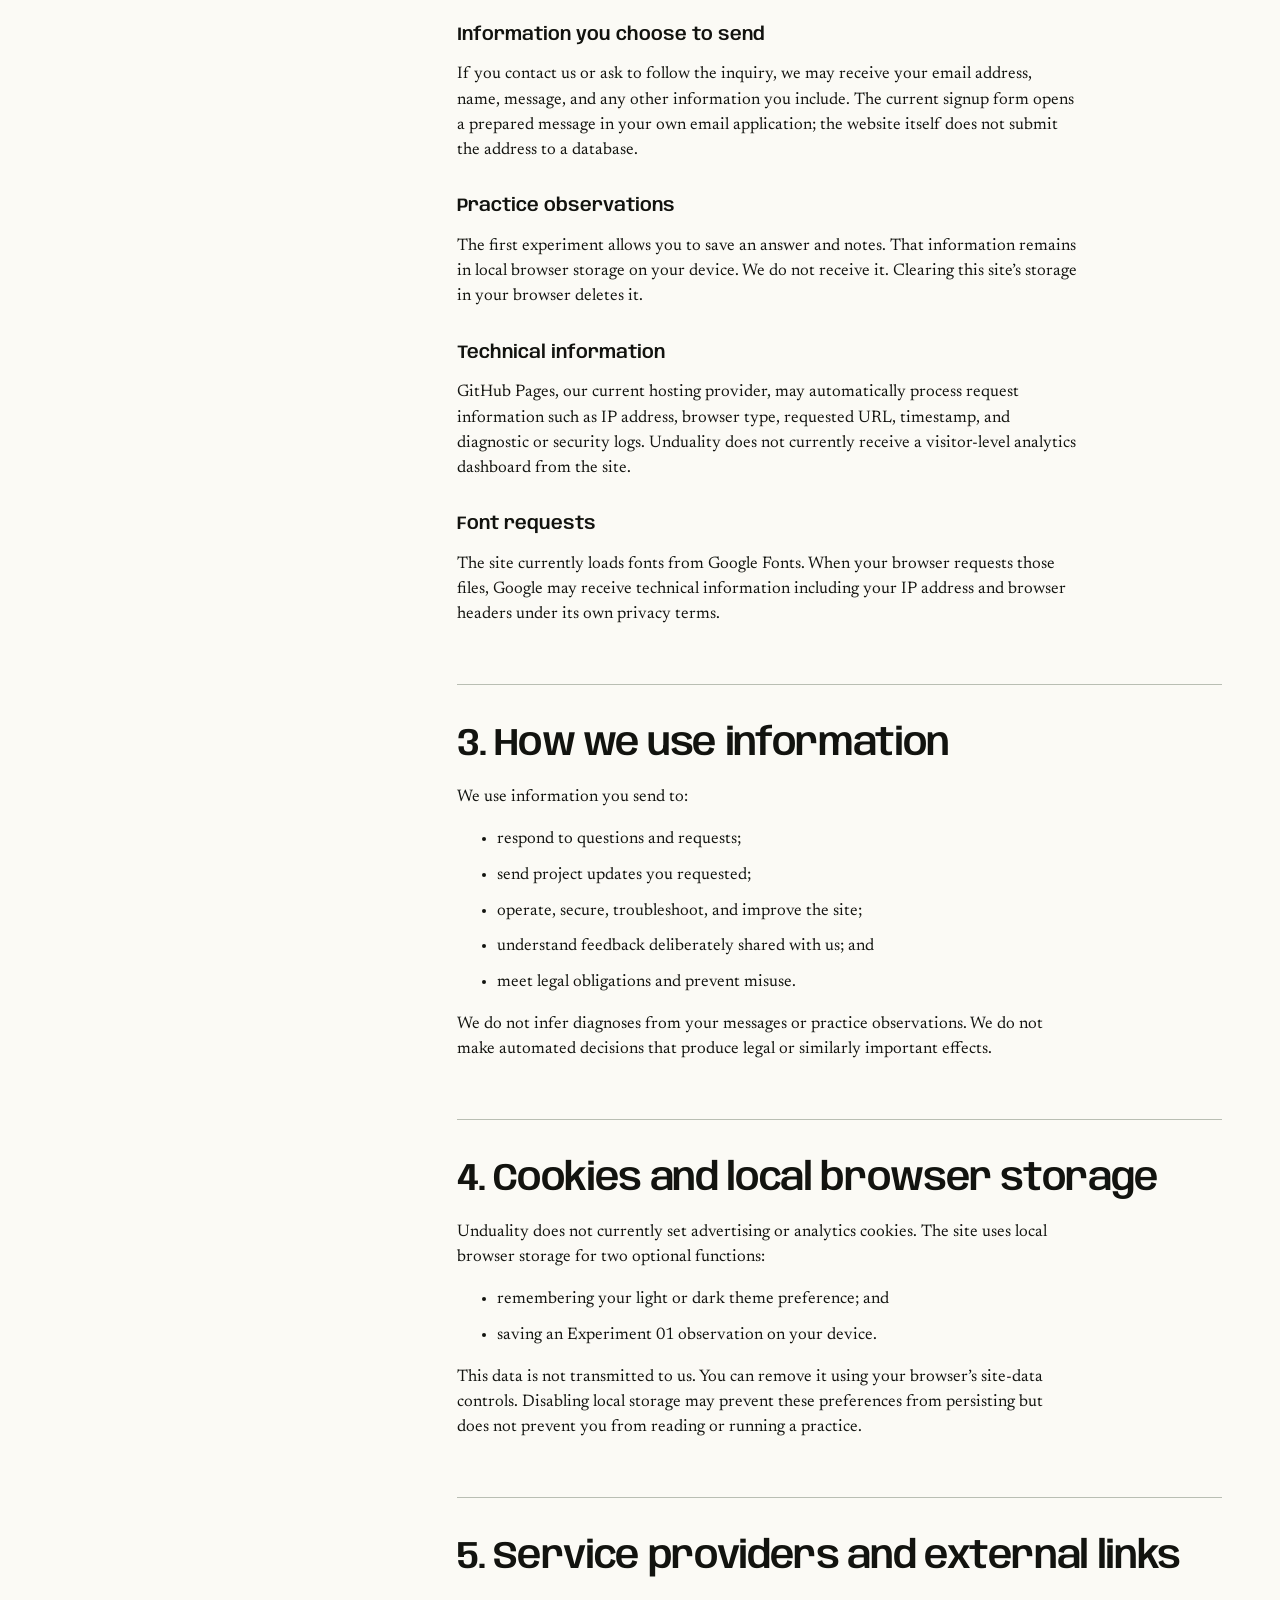
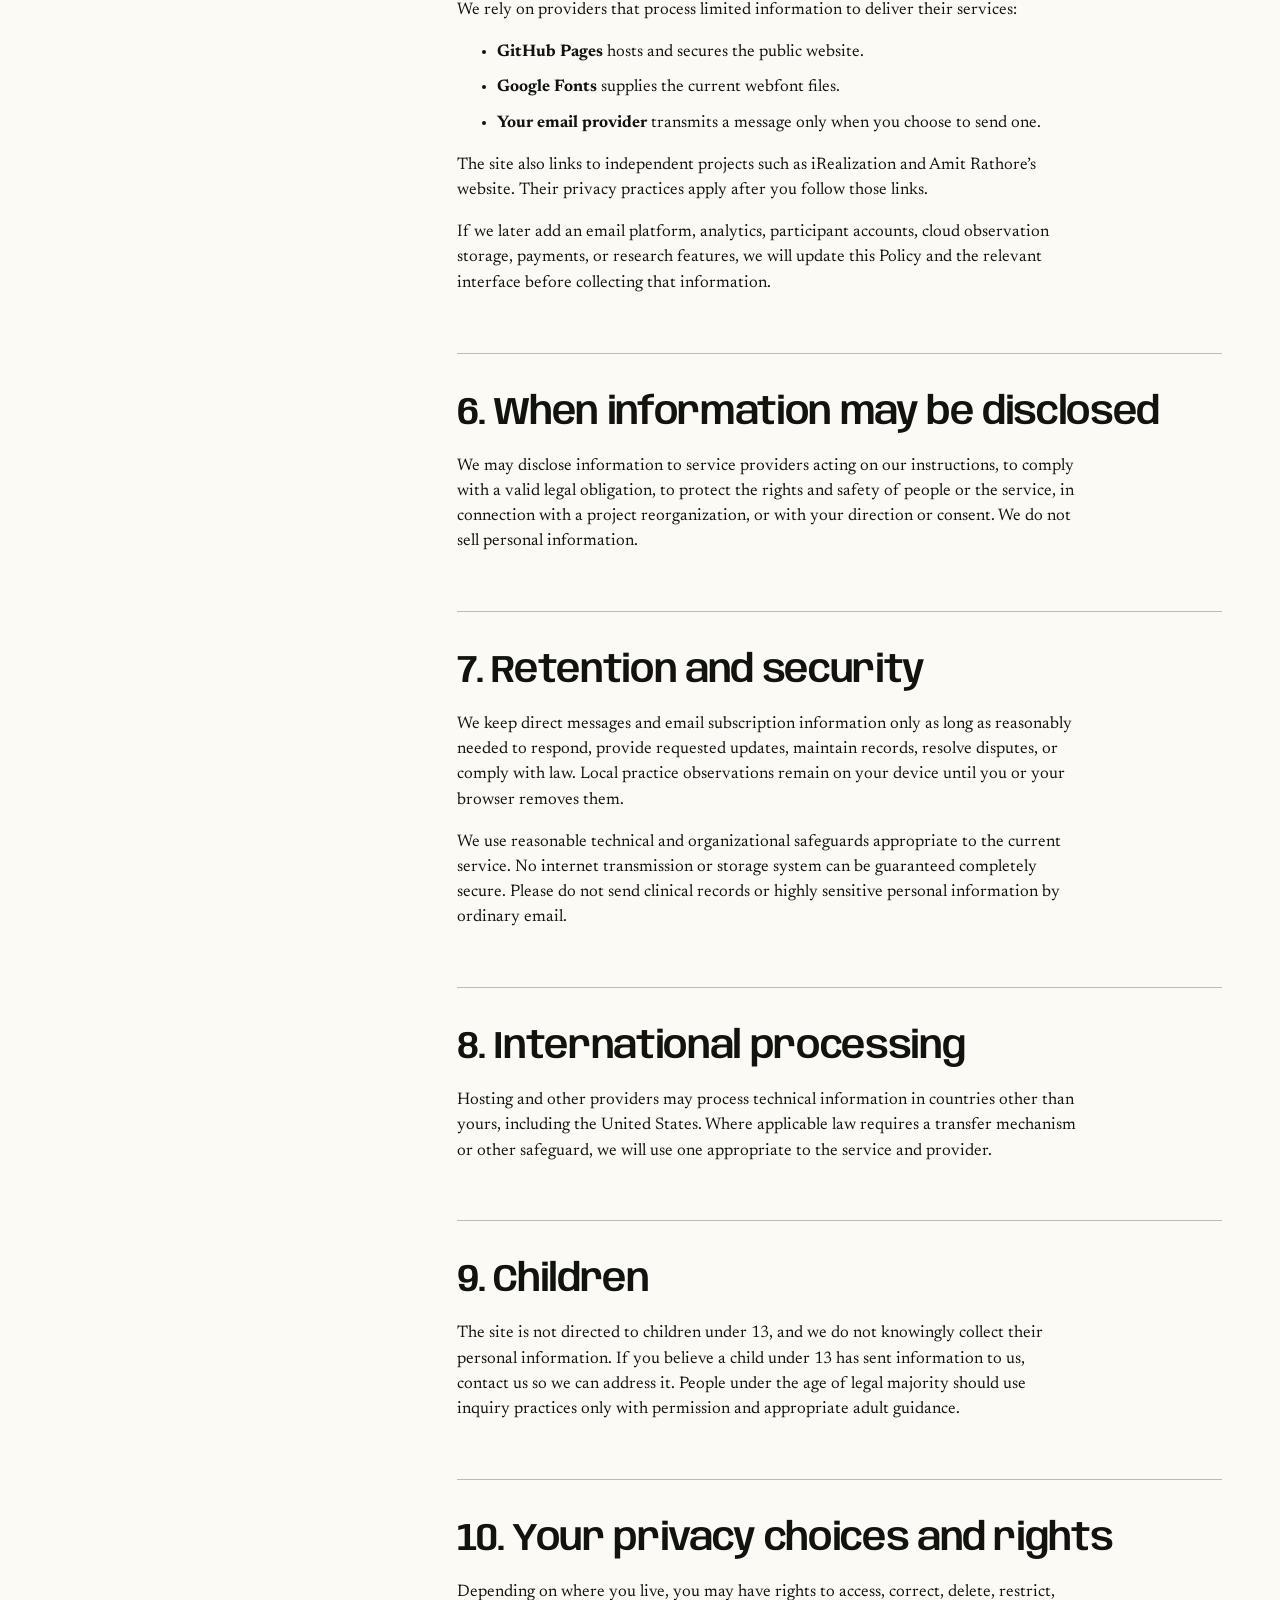
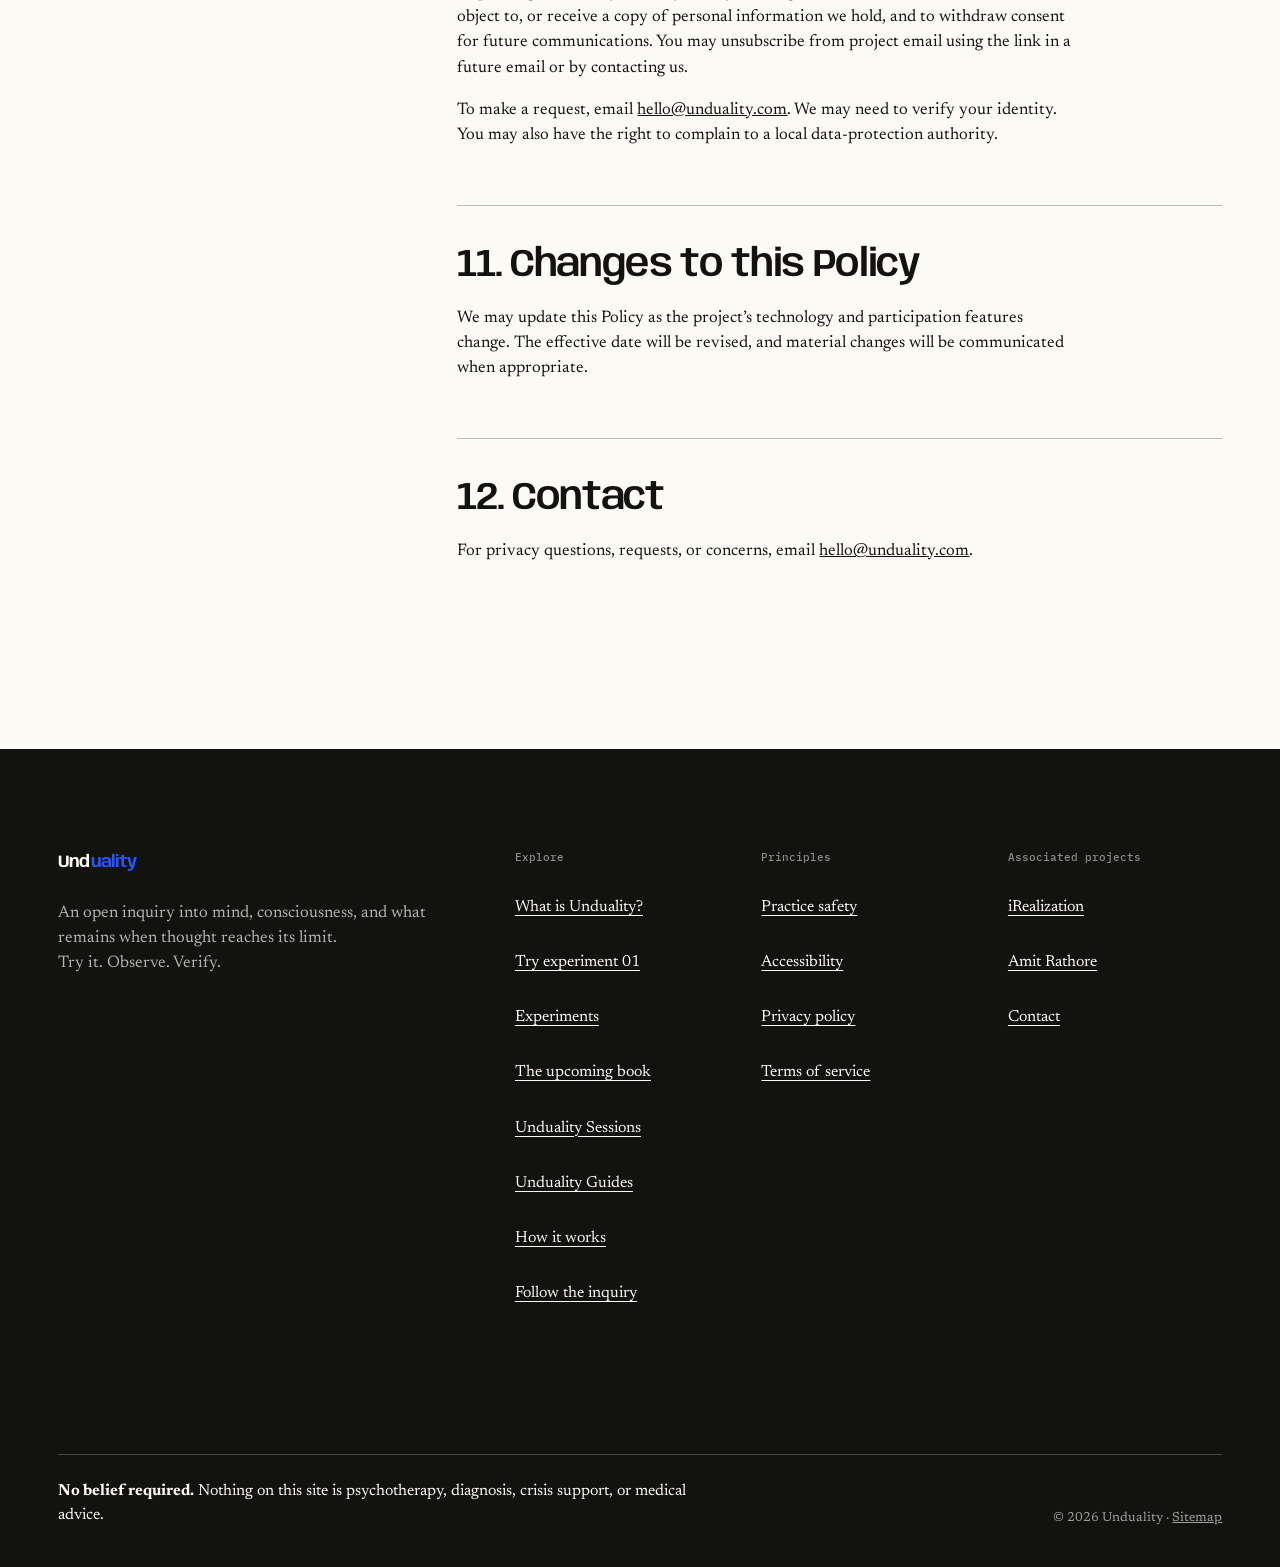
<file: privacy/index.html>
<!doctype html>
<html lang="en"><head><meta charset="utf-8"><meta name="viewport" content="width=device-width,initial-scale=1"><meta name="theme-color" content="#2457ff"><title>Privacy Policy · Unduality</title><meta name="description" content="How the Unduality open inquiry handles email addresses, local observations, technical data, and privacy requests."><link rel="canonical" href="https://www.unduality.com/privacy/"><link rel="icon" href="/assets/favicon.svg" type="image/svg+xml"><link rel="icon" href="/favicon.ico" sizes="any"><link rel="preconnect" href="https://fonts.googleapis.com"><link rel="preconnect" href="https://fonts.gstatic.com" crossorigin><link href="https://fonts.googleapis.com/css2?family=Anybody:wdth,wght@75..125,400..800&amp;family=IBM+Plex+Mono:wght@400;500&amp;family=Newsreader:opsz,wght@6..72,400;6..72,500&amp;display=swap" rel="stylesheet"><link rel="stylesheet" href="/styles.css"></head>
<body class="legal-page"><a class="skip-link" href="#legal">Skip to privacy policy</a><header class="site-header experiment-header"><a class="wordmark" href="/"><span>Und</span><span>uality</span></a><a class="back-link" href="/">Return to Unduality</a><button class="theme-toggle" type="button" data-theme-toggle aria-label="Switch color theme">◐</button></header>
<main class="legal-shell" id="legal"><aside class="legal-aside"><p>Effective September 10, 2026</p><nav aria-label="Privacy sections"><a href="#summary">Plain-language summary</a><a href="#collect">What we collect</a><a href="#use">How we use it</a><a href="#local">Local observations</a><a href="#providers">Service providers</a><a href="#rights">Your choices</a><a href="#contact">Contact</a></nav></aside><article class="legal-content">
  <p class="section-code">Legal · Privacy policy</p><h1>Your observations are not our raw material.</h1>
  <p class="legal-lead">This Policy explains what information Unduality handles, why, where it goes, and what choices you have. It reflects the current static version of the site.</p>
  <section class="plain-privacy" id="summary"><h2>The short version</h2><ul><li>Practice observations are stored only in your browser unless you deliberately send them to us.</li><li>We do not sell personal information or use it for targeted advertising.</li><li>We do not use your private observations to train artificial-intelligence models.</li><li>The current site has no Unduality analytics or advertising cookies.</li><li>Email requests are sent through your own email application.</li></ul></section>
  <section><h2>1. Who we are</h2><p>The Unduality Project operates unduality.com and the inquiry practices offered through it. In this Policy, “Unduality,” “we,” and “us” refer to that project. Privacy questions can be sent to <a href="mailto:hello@unduality.com">hello@unduality.com</a>.</p></section>
  <section id="collect"><h2>2. Information we handle</h2><h3>Information you choose to send</h3><p>If you contact us or ask to follow the inquiry, we may receive your email address, name, message, and any other information you include. The current signup form opens a prepared message in your own email application; the website itself does not submit the address to a database.</p><h3>Practice observations</h3><p>The first experiment allows you to save an answer and notes. That information remains in local browser storage on your device. We do not receive it. Clearing this site’s storage in your browser deletes it.</p><h3>Technical information</h3><p>GitHub Pages, our current hosting provider, may automatically process request information such as IP address, browser type, requested URL, timestamp, and diagnostic or security logs. Unduality does not currently receive a visitor-level analytics dashboard from the site.</p><h3>Font requests</h3><p>The site currently loads fonts from Google Fonts. When your browser requests those files, Google may receive technical information including your IP address and browser headers under its own privacy terms.</p></section>
  <section id="use"><h2>3. How we use information</h2><p>We use information you send to:</p><ul><li>respond to questions and requests;</li><li>send project updates you requested;</li><li>operate, secure, troubleshoot, and improve the site;</li><li>understand feedback deliberately shared with us; and</li><li>meet legal obligations and prevent misuse.</li></ul><p>We do not infer diagnoses from your messages or practice observations. We do not make automated decisions that produce legal or similarly important effects.</p></section>
  <section id="local"><h2>4. Cookies and local browser storage</h2><p>Unduality does not currently set advertising or analytics cookies. The site uses local browser storage for two optional functions:</p><ul><li>remembering your light or dark theme preference; and</li><li>saving an Experiment 01 observation on your device.</li></ul><p>This data is not transmitted to us. You can remove it using your browser’s site-data controls. Disabling local storage may prevent these preferences from persisting but does not prevent you from reading or running a practice.</p></section>
  <section id="providers"><h2>5. Service providers and external links</h2><p>We rely on providers that process limited information to deliver their services:</p><ul><li><strong>GitHub Pages</strong> hosts and secures the public website.</li><li><strong>Google Fonts</strong> supplies the current webfont files.</li><li><strong>Your email provider</strong> transmits a message only when you choose to send one.</li></ul><p>The site also links to independent projects such as iRealization and Amit Rathore’s website. Their privacy practices apply after you follow those links.</p><p>If we later add an email platform, analytics, participant accounts, cloud observation storage, payments, or research features, we will update this Policy and the relevant interface before collecting that information.</p></section>
  <section><h2>6. When information may be disclosed</h2><p>We may disclose information to service providers acting on our instructions, to comply with a valid legal obligation, to protect the rights and safety of people or the service, in connection with a project reorganization, or with your direction or consent. We do not sell personal information.</p></section>
  <section><h2>7. Retention and security</h2><p>We keep direct messages and email subscription information only as long as reasonably needed to respond, provide requested updates, maintain records, resolve disputes, or comply with law. Local practice observations remain on your device until you or your browser removes them.</p><p>We use reasonable technical and organizational safeguards appropriate to the current service. No internet transmission or storage system can be guaranteed completely secure. Please do not send clinical records or highly sensitive personal information by ordinary email.</p></section>
  <section><h2>8. International processing</h2><p>Hosting and other providers may process technical information in countries other than yours, including the United States. Where applicable law requires a transfer mechanism or other safeguard, we will use one appropriate to the service and provider.</p></section>
  <section><h2>9. Children</h2><p>The site is not directed to children under 13, and we do not knowingly collect their personal information. If you believe a child under 13 has sent information to us, contact us so we can address it. People under the age of legal majority should use inquiry practices only with permission and appropriate adult guidance.</p></section>
  <section id="rights"><h2>10. Your privacy choices and rights</h2><p>Depending on where you live, you may have rights to access, correct, delete, restrict, object to, or receive a copy of personal information we hold, and to withdraw consent for future communications. You may unsubscribe from project email using the link in a future email or by contacting us.</p><p>To make a request, email <a href="mailto:hello@unduality.com">hello@unduality.com</a>. We may need to verify your identity. You may also have the right to complain to a local data-protection authority.</p></section>
  <section><h2>11. Changes to this Policy</h2><p>We may update this Policy as the project’s technology and participation features change. The effective date will be revised, and material changes will be communicated when appropriate.</p></section>
  <section id="contact"><h2>12. Contact</h2><p>For privacy questions, requests, or concerns, email <a href="mailto:hello@unduality.com">hello@unduality.com</a>.</p></section>
</article></main>
<footer class="site-footer"><div class="footer-intro"><a class="wordmark footer-mark" href="/"><span>Und</span><span>uality</span></a><p>An open inquiry into mind, consciousness, and what remains when thought reaches its limit.<br>Try it. Observe. Verify.</p></div><div class="footer-links"><div><h2>Explore</h2><a href="/#meaning">What is Unduality?</a><a href="/#practice">Try experiment 01</a><a href="/#experiments">Experiments</a><a href="/book/">The upcoming book</a><a href="/sessions/">Unduality Sessions</a><a href="/guides/">Unduality Guides</a><a href="/#method">How it works</a><a href="/#join">Follow the inquiry</a></div><div><h2>Principles</h2><a href="/safety/">Practice safety</a><a href="/accessibility/">Accessibility</a><a href="/privacy/">Privacy policy</a><a href="/terms/">Terms of service</a></div><div><h2>Associated projects</h2><a href="https://www.irealization.com/">iRealization</a><a href="https://amitrathore.com/">Amit Rathore</a><a href="mailto:hello@unduality.com">Contact</a></div></div><div class="footer-statement"><p><strong>No belief required.</strong> Nothing on this site is psychotherapy, diagnosis, crisis support, or medical advice.</p><p class="copyright">© <span data-year></span> Unduality · <a href="/sitemap.xml">Sitemap</a></p></div></footer><script src="/script.js" defer></script></body></html>
</file>
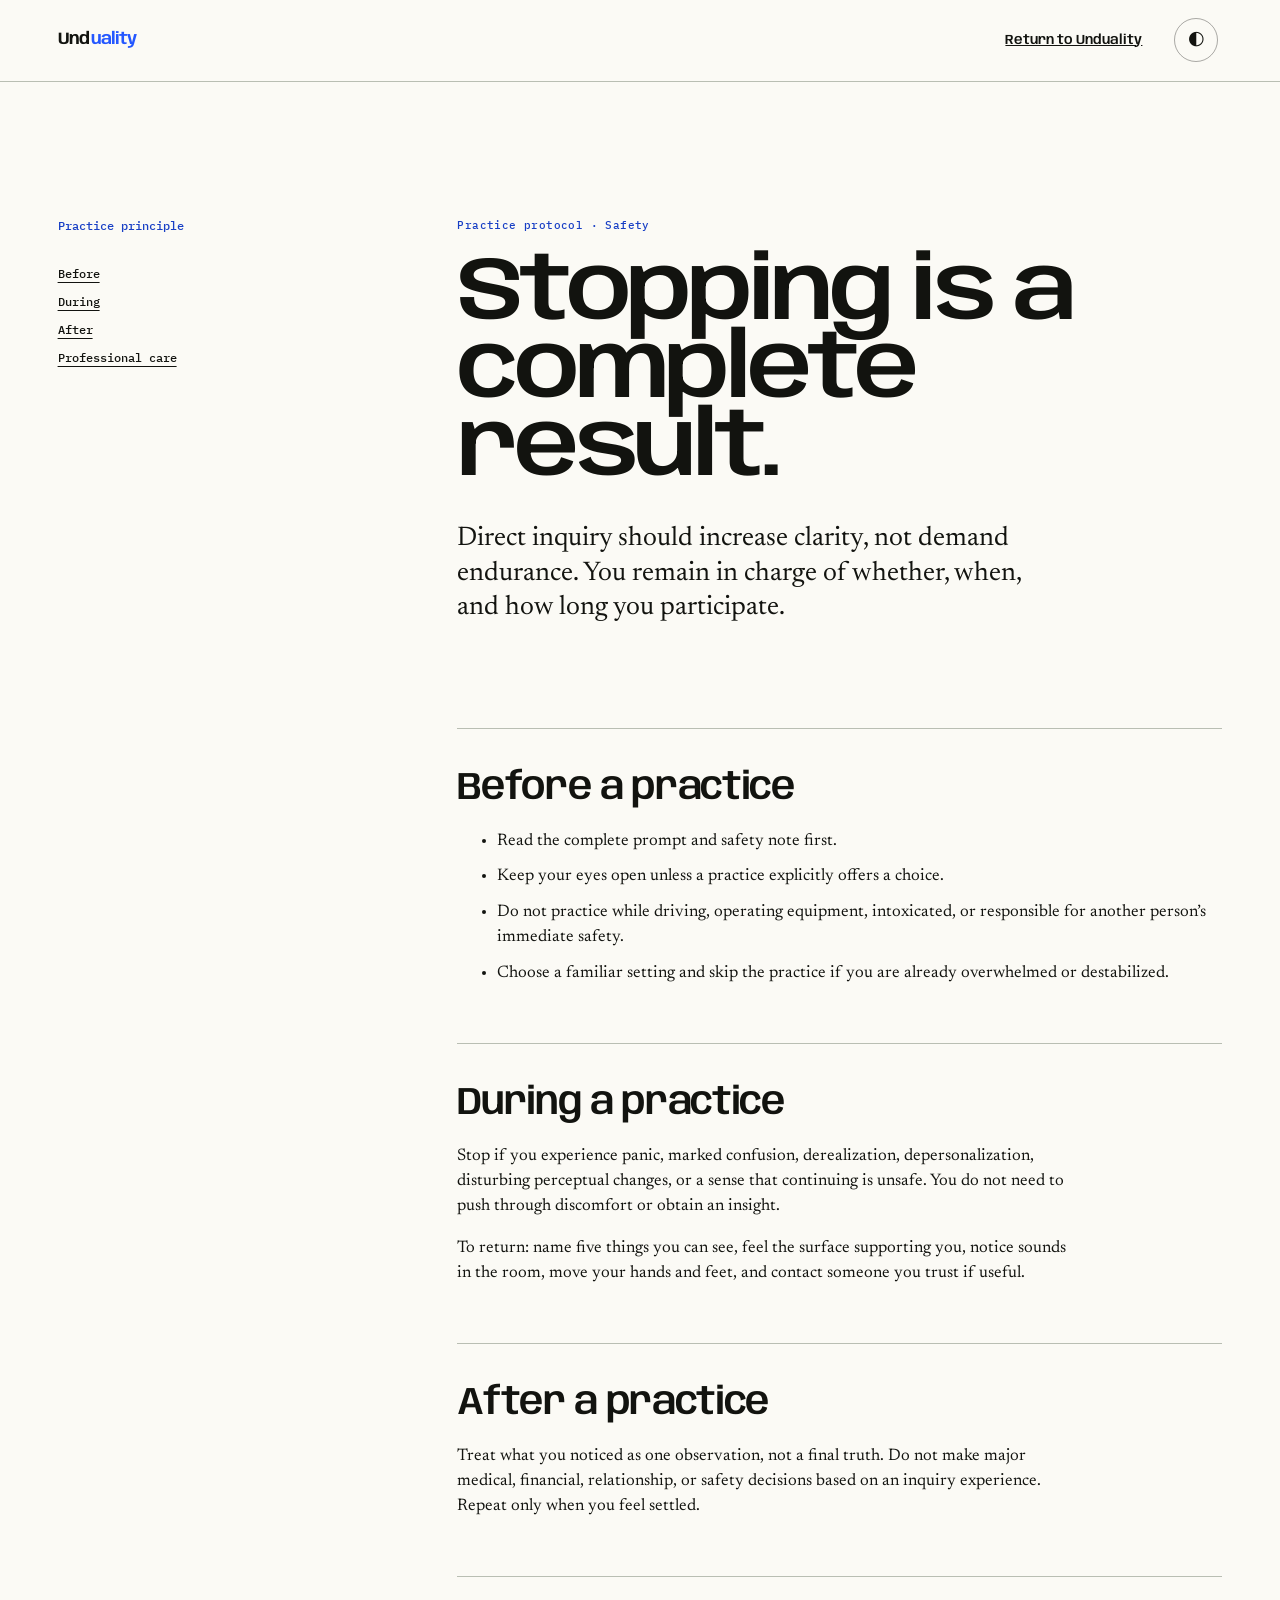
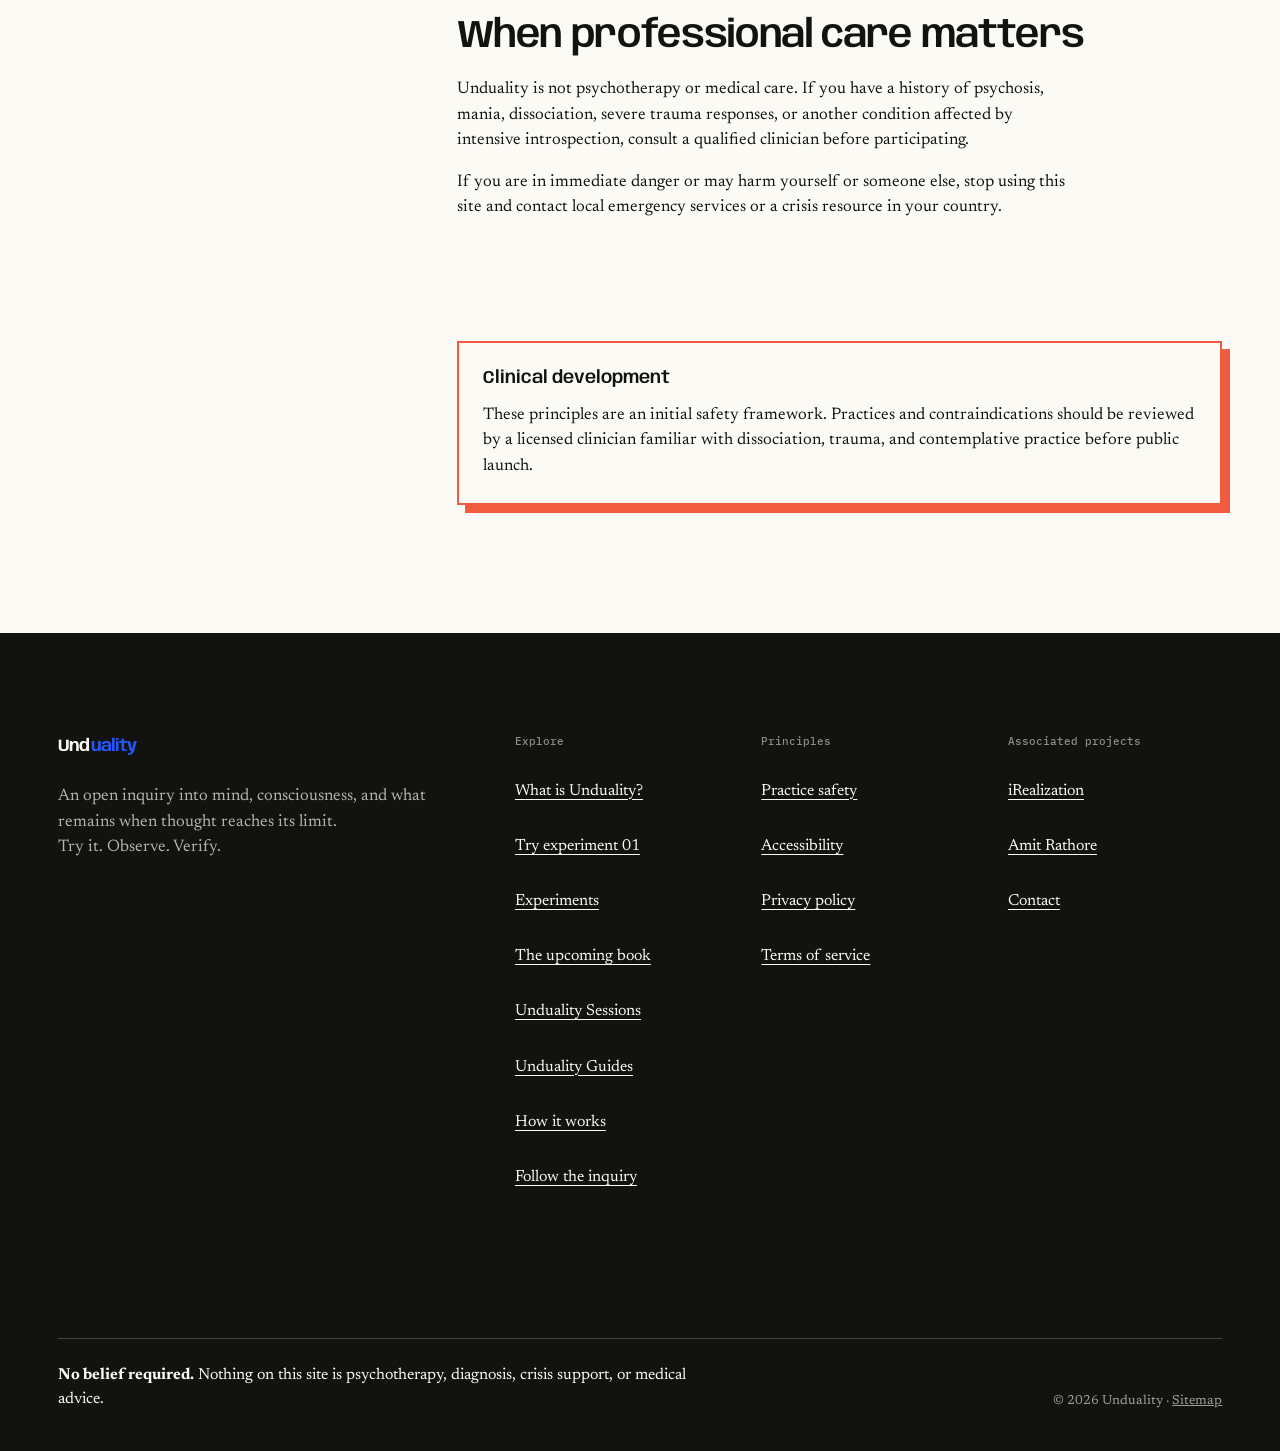
<file: safety/index.html>
<!doctype html><html lang="en"><head><meta charset="utf-8"><meta name="viewport" content="width=device-width,initial-scale=1"><title>Practice Safety · Unduality</title><meta name="description" content="How to approach Unduality inquiry practices carefully, when to stop, and when to seek professional support."><link rel="canonical" href="https://www.unduality.com/safety/"><link rel="icon" href="/assets/favicon.svg"><link rel="preconnect" href="https://fonts.googleapis.com"><link rel="preconnect" href="https://fonts.gstatic.com" crossorigin><link href="https://fonts.googleapis.com/css2?family=Anybody:wdth,wght@75..125,400..800&amp;family=IBM+Plex+Mono:wght@400;500&amp;family=Newsreader:opsz,wght@6..72,400;6..72,500&amp;display=swap" rel="stylesheet"><link rel="stylesheet" href="/styles.css"></head><body class="legal-page"><header class="site-header experiment-header"><a class="wordmark" href="/"><span>Und</span><span>uality</span></a><a class="back-link" href="/">Return to Unduality</a><button class="theme-toggle" type="button" data-theme-toggle aria-label="Switch color theme">◐</button></header><main class="legal-shell"><aside class="legal-aside"><p>Practice principle</p><nav><a href="#before">Before</a><a href="#during">During</a><a href="#after">After</a><a href="#care">Professional care</a></nav></aside><article class="legal-content"><p class="section-code">Practice protocol · Safety</p><h1>Stopping is a complete result.</h1><p class="legal-lead">Direct inquiry should increase clarity, not demand endurance. You remain in charge of whether, when, and how long you participate.</p><section id="before"><h2>Before a practice</h2><ul><li>Read the complete prompt and safety note first.</li><li>Keep your eyes open unless a practice explicitly offers a choice.</li><li>Do not practice while driving, operating equipment, intoxicated, or responsible for another person’s immediate safety.</li><li>Choose a familiar setting and skip the practice if you are already overwhelmed or destabilized.</li></ul></section><section id="during"><h2>During a practice</h2><p>Stop if you experience panic, marked confusion, derealization, depersonalization, disturbing perceptual changes, or a sense that continuing is unsafe. You do not need to push through discomfort or obtain an insight.</p><p>To return: name five things you can see, feel the surface supporting you, notice sounds in the room, move your hands and feet, and contact someone you trust if useful.</p></section><section id="after"><h2>After a practice</h2><p>Treat what you noticed as one observation, not a final truth. Do not make major medical, financial, relationship, or safety decisions based on an inquiry experience. Repeat only when you feel settled.</p></section><section id="care"><h2>When professional care matters</h2><p>Unduality is not psychotherapy or medical care. If you have a history of psychosis, mania, dissociation, severe trauma responses, or another condition affected by intensive introspection, consult a qualified clinician before participating.</p><p>If you are in immediate danger or may harm yourself or someone else, stop using this site and contact local emergency services or a crisis resource in your country.</p></section><aside class="legal-review"><strong>Clinical development</strong><p>These principles are an initial safety framework. Practices and contraindications should be reviewed by a licensed clinician familiar with dissociation, trauma, and contemplative practice before public launch.</p></aside></article></main>
<footer class="site-footer"><div class="footer-intro"><a class="wordmark footer-mark" href="/"><span>Und</span><span>uality</span></a><p>An open inquiry into mind, consciousness, and what remains when thought reaches its limit.<br>Try it. Observe. Verify.</p></div><div class="footer-links"><div><h2>Explore</h2><a href="/#meaning">What is Unduality?</a><a href="/#practice">Try experiment 01</a><a href="/#experiments">Experiments</a><a href="/book/">The upcoming book</a><a href="/sessions/">Unduality Sessions</a><a href="/guides/">Unduality Guides</a><a href="/#method">How it works</a><a href="/#join">Follow the inquiry</a></div><div><h2>Principles</h2><a href="/safety/">Practice safety</a><a href="/accessibility/">Accessibility</a><a href="/privacy/">Privacy policy</a><a href="/terms/">Terms of service</a></div><div><h2>Associated projects</h2><a href="https://www.irealization.com/">iRealization</a><a href="https://amitrathore.com/">Amit Rathore</a><a href="mailto:hello@unduality.com">Contact</a></div></div><div class="footer-statement"><p><strong>No belief required.</strong> Nothing on this site is psychotherapy, diagnosis, crisis support, or medical advice.</p><p class="copyright">© <span data-year></span> Unduality · <a href="/sitemap.xml">Sitemap</a></p></div></footer><script src="/script.js" defer></script></body></html>
</file>
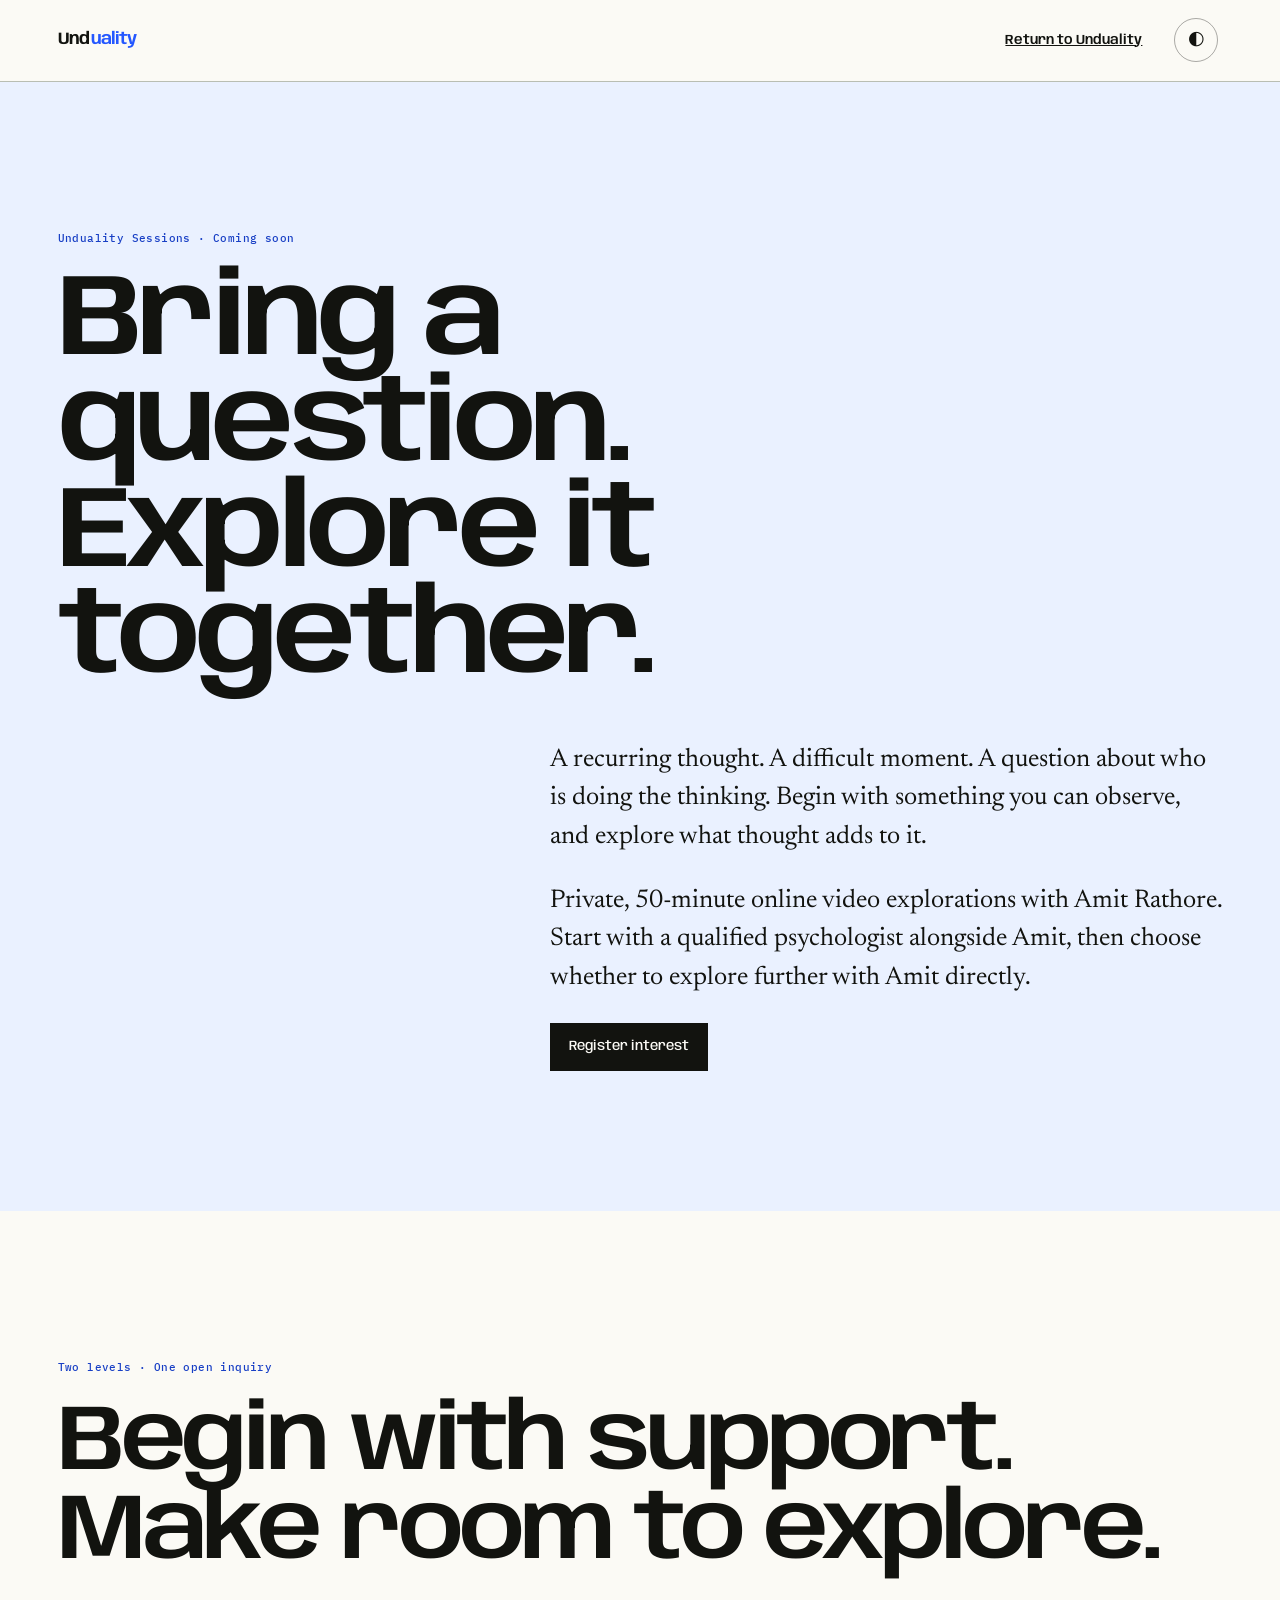
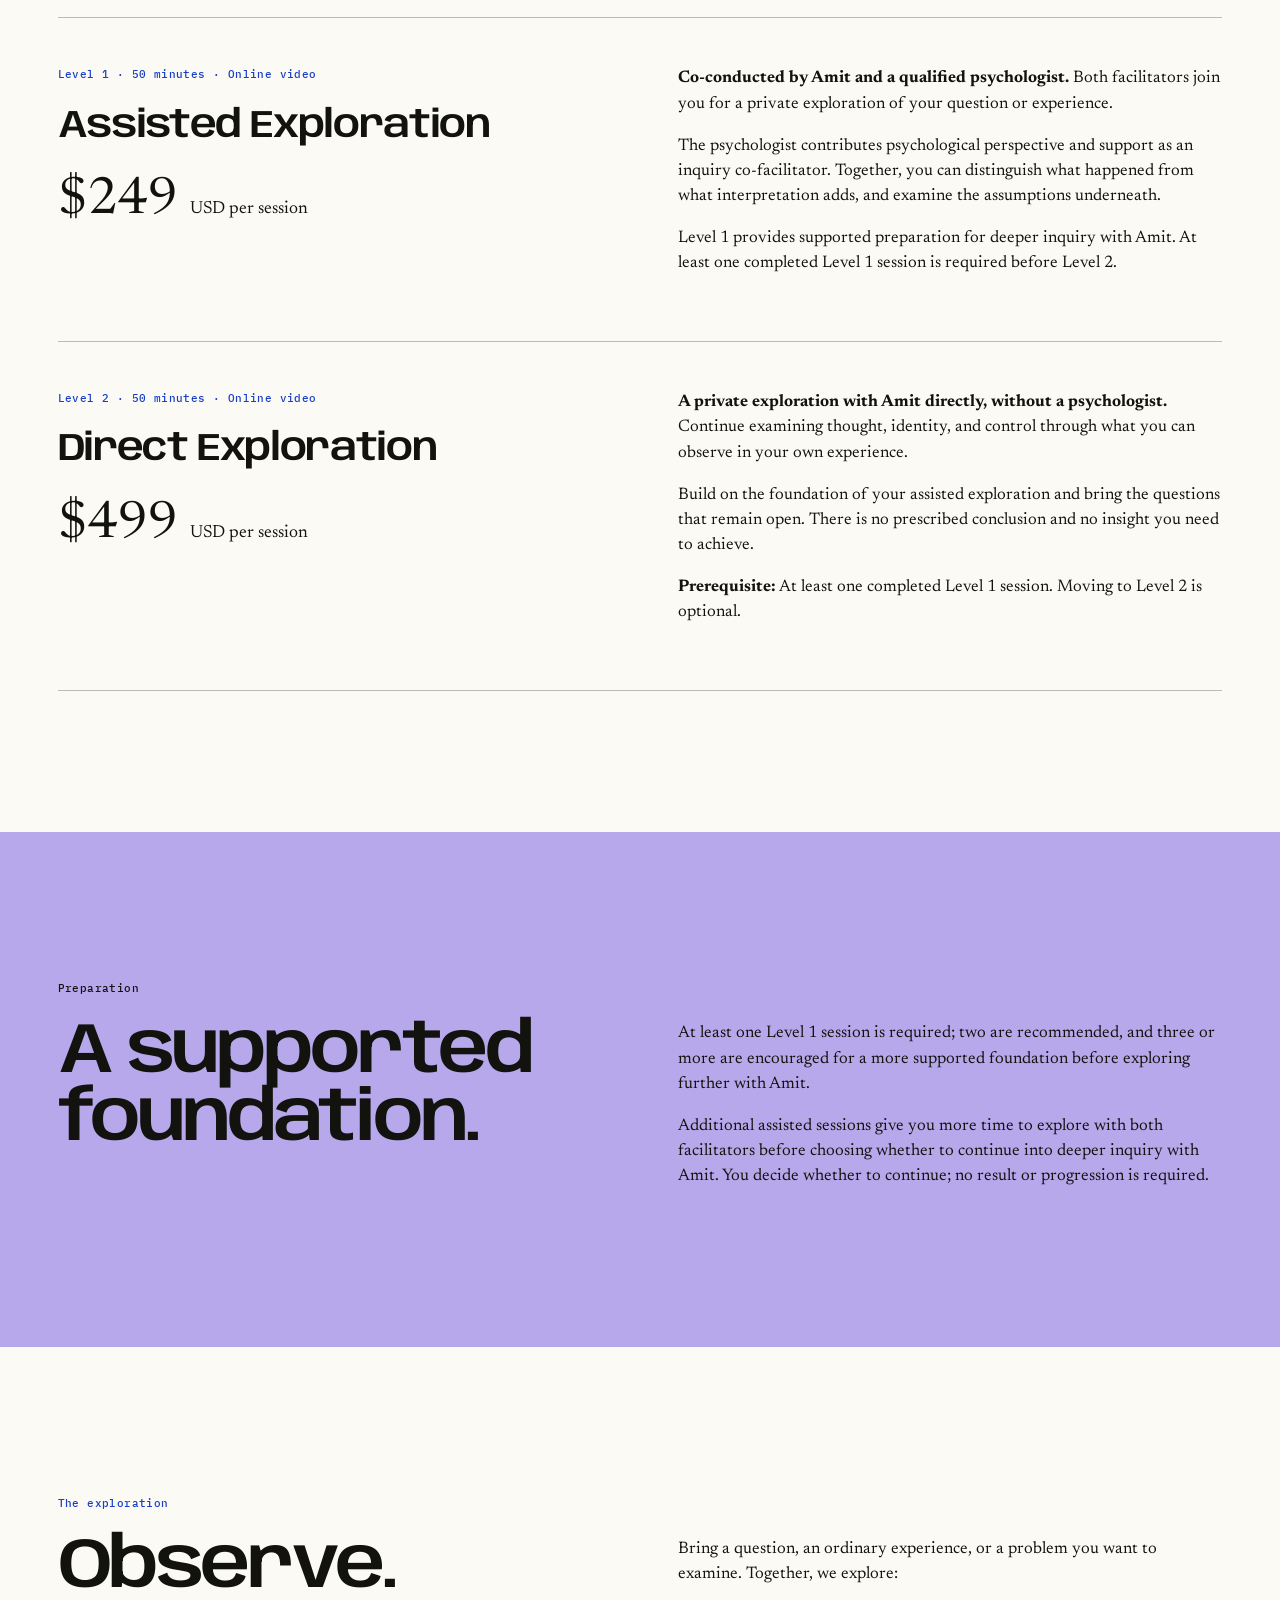
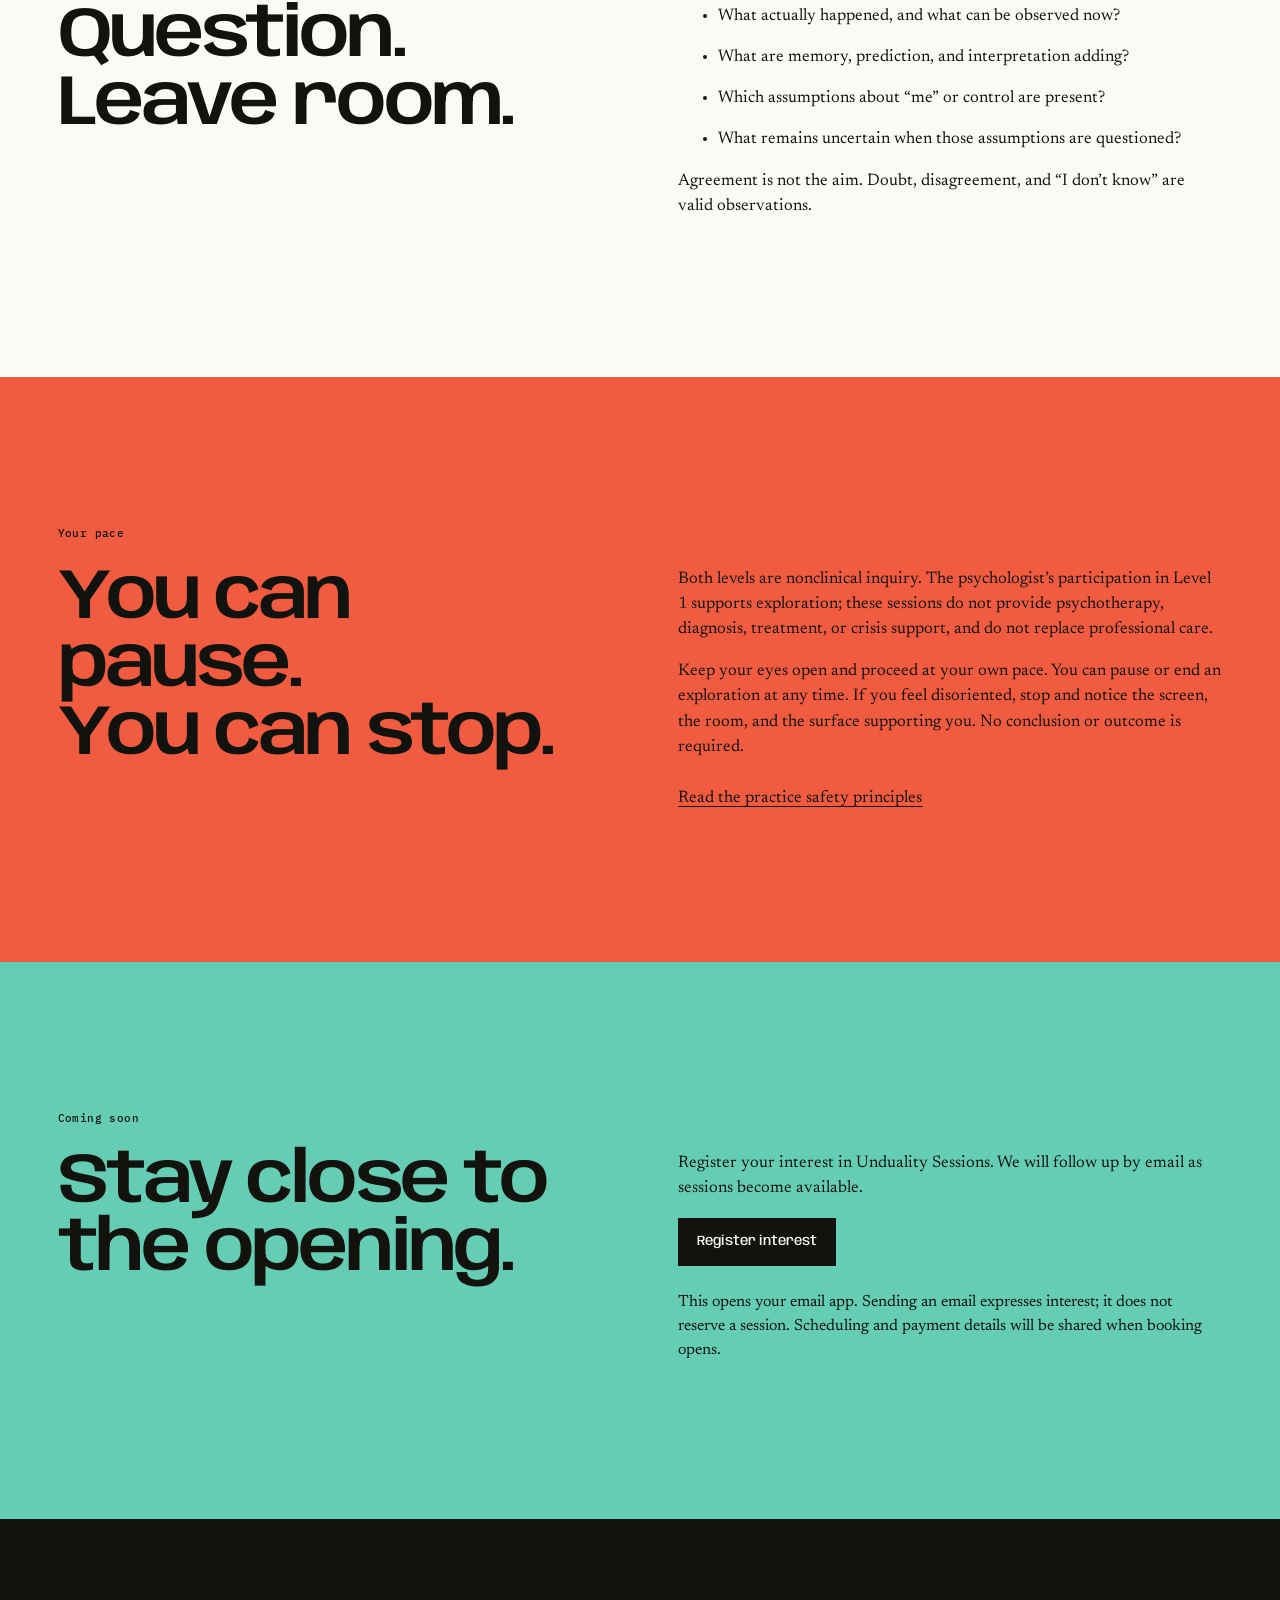
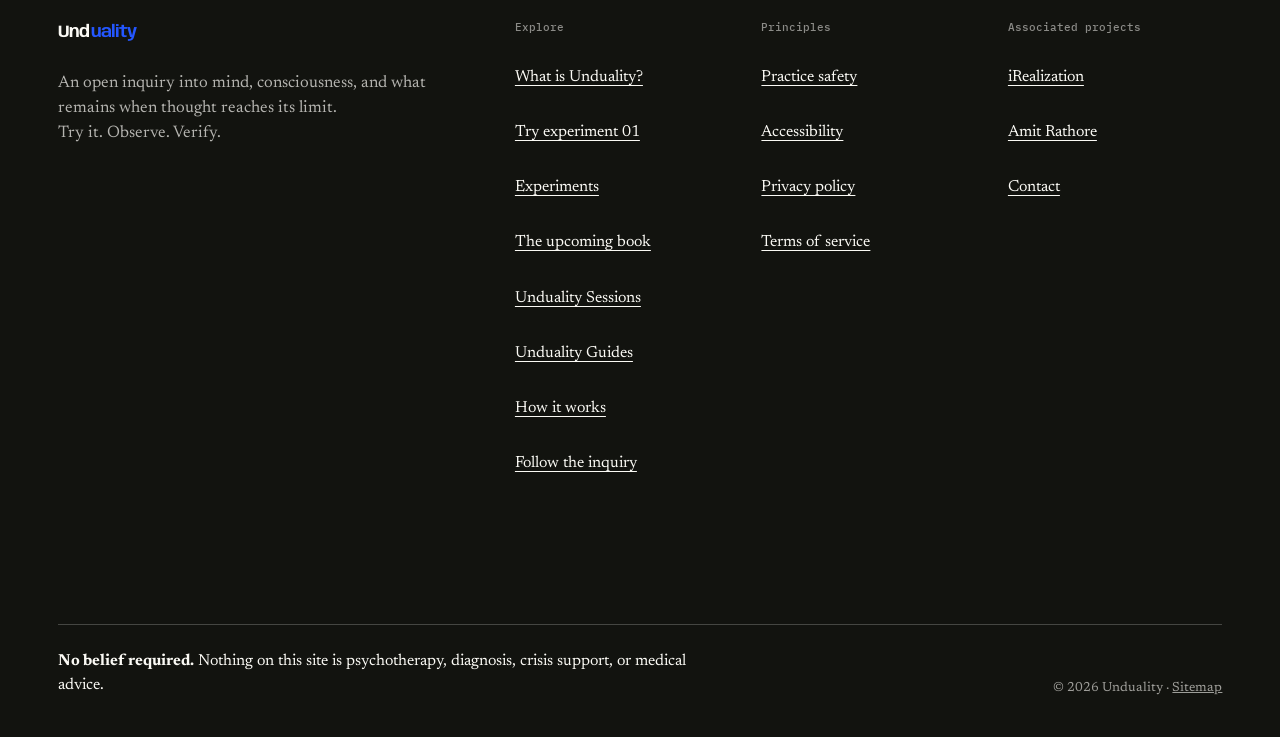
<file: sessions/index.html>
<!doctype html>
<html lang="en">
<head>
  <meta charset="utf-8"><meta name="viewport" content="width=device-width,initial-scale=1"><meta name="theme-color" content="#EAF1FF">
  <title>Unduality Sessions · Assisted and Direct Exploration</title>
  <meta name="description" content="Private, 50-minute online explorations with Amit. Begin with a qualified psychologist alongside Amit at $249 per session; continue with Amit directly at $499. Coming soon.">
  <link rel="canonical" href="https://www.unduality.com/sessions/">
  <meta property="og:type" content="website"><meta property="og:site_name" content="Unduality"><meta property="og:title" content="Unduality Sessions · Two levels of exploration"><meta property="og:description" content="Two levels. 50 minutes online. Assisted exploration with Amit and a qualified psychologist: $249. Direct exploration with Amit: $499. Coming soon."><meta property="og:url" content="https://www.unduality.com/sessions/"><meta property="og:image" content="https://www.unduality.com/assets/og-unduality-outcomes.png"><meta property="og:image:width" content="1200"><meta property="og:image:height" content="630"><meta property="og:image:alt" content="Unduality: clarity without certainty, peace without denial, and power without control.">
  <meta name="twitter:card" content="summary_large_image"><meta name="twitter:title" content="Unduality Sessions"><meta name="twitter:description" content="Private, 50-minute online explorations. Assisted: $249. Direct with Amit: $499. Coming soon."><meta name="twitter:image" content="https://www.unduality.com/assets/og-unduality-outcomes.png"><meta name="twitter:image:alt" content="Unduality: clarity without certainty, peace without denial, and power without control.">
  <link rel="icon" href="/assets/favicon.svg" type="image/svg+xml"><link rel="icon" href="/favicon.ico" sizes="any"><link rel="apple-touch-icon" href="/assets/apple-touch-icon.png"><link rel="manifest" href="/site.webmanifest">
  <link rel="preconnect" href="https://fonts.googleapis.com"><link rel="preconnect" href="https://fonts.gstatic.com" crossorigin><link href="https://fonts.googleapis.com/css2?family=Anybody:wdth,wght@75..125,400..800&amp;family=IBM+Plex+Mono:wght@400;500&amp;family=Newsreader:opsz,wght@6..72,400;6..72,500&amp;display=swap" rel="stylesheet"><link rel="stylesheet" href="/styles.css">
</head>
<body class="sessions-page">
  <a class="skip-link" href="#main">Skip to Unduality Sessions</a>
  <header class="site-header experiment-header"><a class="wordmark" href="/" aria-label="Unduality home"><span>Und</span><span>uality</span></a><a class="back-link" href="/">Return to Unduality</a><button class="theme-toggle" type="button" data-theme-toggle aria-label="Switch color theme">◐</button></header>
  <main id="main">
    <section class="session-hero section-pad">
      <div class="session-inner">
        <p class="section-code">Unduality Sessions · Coming soon</p>
        <h1>Bring a question.<br>Explore it together.</h1>
        <div class="session-intro"><p>A recurring thought. A difficult moment. A question about who is doing the thinking. Begin with something you can observe, and explore what thought adds to it.</p><p>Private, 50-minute online video explorations with Amit Rathore. Start with a qualified psychologist alongside Amit, then choose whether to explore further with Amit directly.</p><a class="action action-dark" href="#interest">Register interest</a></div>
      </div>
    </section>
    <section class="session-levels section-pad" aria-labelledby="levels-title">
      <div class="session-inner">
        <p class="section-code">Two levels · One open inquiry</p><h2 id="levels-title">Begin with support.<br>Make room to explore.</h2>
        <article class="session-level" aria-labelledby="assisted-title">
          <div><p class="section-code">Level 1 · 50 minutes · Online video</p><h3 id="assisted-title">Assisted Exploration</h3><p class="session-price">$249 <span>USD per session</span></p></div>
          <div><p><strong>Co-conducted by Amit and a qualified psychologist.</strong> Both facilitators join you for a private exploration of your question or experience.</p><p>The psychologist contributes psychological perspective and support as an inquiry co-facilitator. Together, you can distinguish what happened from what interpretation adds, and examine the assumptions underneath.</p><p>Level 1 provides supported preparation for deeper inquiry with Amit. At least one completed Level 1 session is required before Level 2.</p></div>
        </article>
        <article class="session-level" aria-labelledby="direct-title">
          <div><p class="section-code">Level 2 · 50 minutes · Online video</p><h3 id="direct-title">Direct Exploration</h3><p class="session-price">$499 <span>USD per session</span></p></div>
          <div><p><strong>A private exploration with Amit directly, without a psychologist.</strong> Continue examining thought, identity, and control through what you can observe in your own experience.</p><p>Build on the foundation of your assisted exploration and bring the questions that remain open. There is no prescribed conclusion and no insight you need to achieve.</p><p><strong>Prerequisite:</strong> At least one completed Level 1 session. Moving to Level 2 is optional.</p></div>
        </article>
      </div>
    </section>
    <section class="session-preparation section-pad"><div class="session-inner session-split"><div><p class="section-code">Preparation</p><h2>A supported foundation.</h2></div><div><p>At least one Level 1 session is required; two are recommended, and three or more are encouraged for a more supported foundation before exploring further with Amit.</p><p>Additional assisted sessions give you more time to explore with both facilitators before choosing whether to continue into deeper inquiry with Amit. You decide whether to continue; no result or progression is required.</p></div></div></section>
    <section class="session-expectations section-pad"><div class="session-inner session-split"><div><p class="section-code">The exploration</p><h2>Observe.<br>Question.<br>Leave room.</h2></div><div><p>Bring a question, an ordinary experience, or a problem you want to examine. Together, we explore:</p><ul><li>What actually happened, and what can be observed now?</li><li>What are memory, prediction, and interpretation adding?</li><li>Which assumptions about “me” or control are present?</li><li>What remains uncertain when those assumptions are questioned?</li></ul><p>Agreement is not the aim. Doubt, disagreement, and “I don’t know” are valid observations.</p></div></div></section>
    <section class="session-safety section-pad"><div class="session-inner session-split"><div><p class="section-code">Your pace</p><h2>You can pause.<br>You can stop.</h2></div><div><p>Both levels are nonclinical inquiry. The psychologist’s participation in Level 1 supports exploration; these sessions do not provide psychotherapy, diagnosis, treatment, or crisis support, and do not replace professional care.</p><p>Keep your eyes open and proceed at your own pace. You can pause or end an exploration at any time. If you feel disoriented, stop and notice the screen, the room, and the surface supporting you. No conclusion or outcome is required.</p><a class="session-inline-link" href="/safety/">Read the practice safety principles</a></div></div></section>
    <section class="session-interest section-pad" id="interest"><div class="session-inner session-split"><div><p class="section-code">Coming soon</p><h2>Stay close to<br>the opening.</h2></div><div><p>Register your interest in Unduality Sessions. We will follow up by email as sessions become available.</p><a class="action action-dark" href="mailto:hello@unduality.com?subject=Unduality%20Sessions%20interest">Register interest</a><p class="session-interest-note">This opens your email app. Sending an email expresses interest; it does not reserve a session. Scheduling and payment details will be shared when booking opens.</p></div></div></section>
  </main>
  <footer class="site-footer"><div class="footer-intro"><a class="wordmark footer-mark" href="/"><span>Und</span><span>uality</span></a><p>An open inquiry into mind, consciousness, and what remains when thought reaches its limit.<br>Try it. Observe. Verify.</p></div><div class="footer-links"><div><h2>Explore</h2><a href="/#meaning">What is Unduality?</a><a href="/#practice">Try experiment 01</a><a href="/#experiments">Experiments</a><a href="/book/">The upcoming book</a><a href="/sessions/">Unduality Sessions</a><a href="/guides/">Unduality Guides</a><a href="/#method">How it works</a><a href="/#join">Follow the inquiry</a></div><div><h2>Principles</h2><a href="/safety/">Practice safety</a><a href="/accessibility/">Accessibility</a><a href="/privacy/">Privacy policy</a><a href="/terms/">Terms of service</a></div><div><h2>Associated projects</h2><a href="https://www.irealization.com/">iRealization</a><a href="https://amitrathore.com/">Amit Rathore</a><a href="mailto:hello@unduality.com">Contact</a></div></div><div class="footer-statement"><p><strong>No belief required.</strong> Nothing on this site is psychotherapy, diagnosis, crisis support, or medical advice.</p><p class="copyright">© <span data-year></span> Unduality · <a href="/sitemap.xml">Sitemap</a></p></div></footer>
  <script src="/script.js" defer></script>
</body>
</html>
</file>
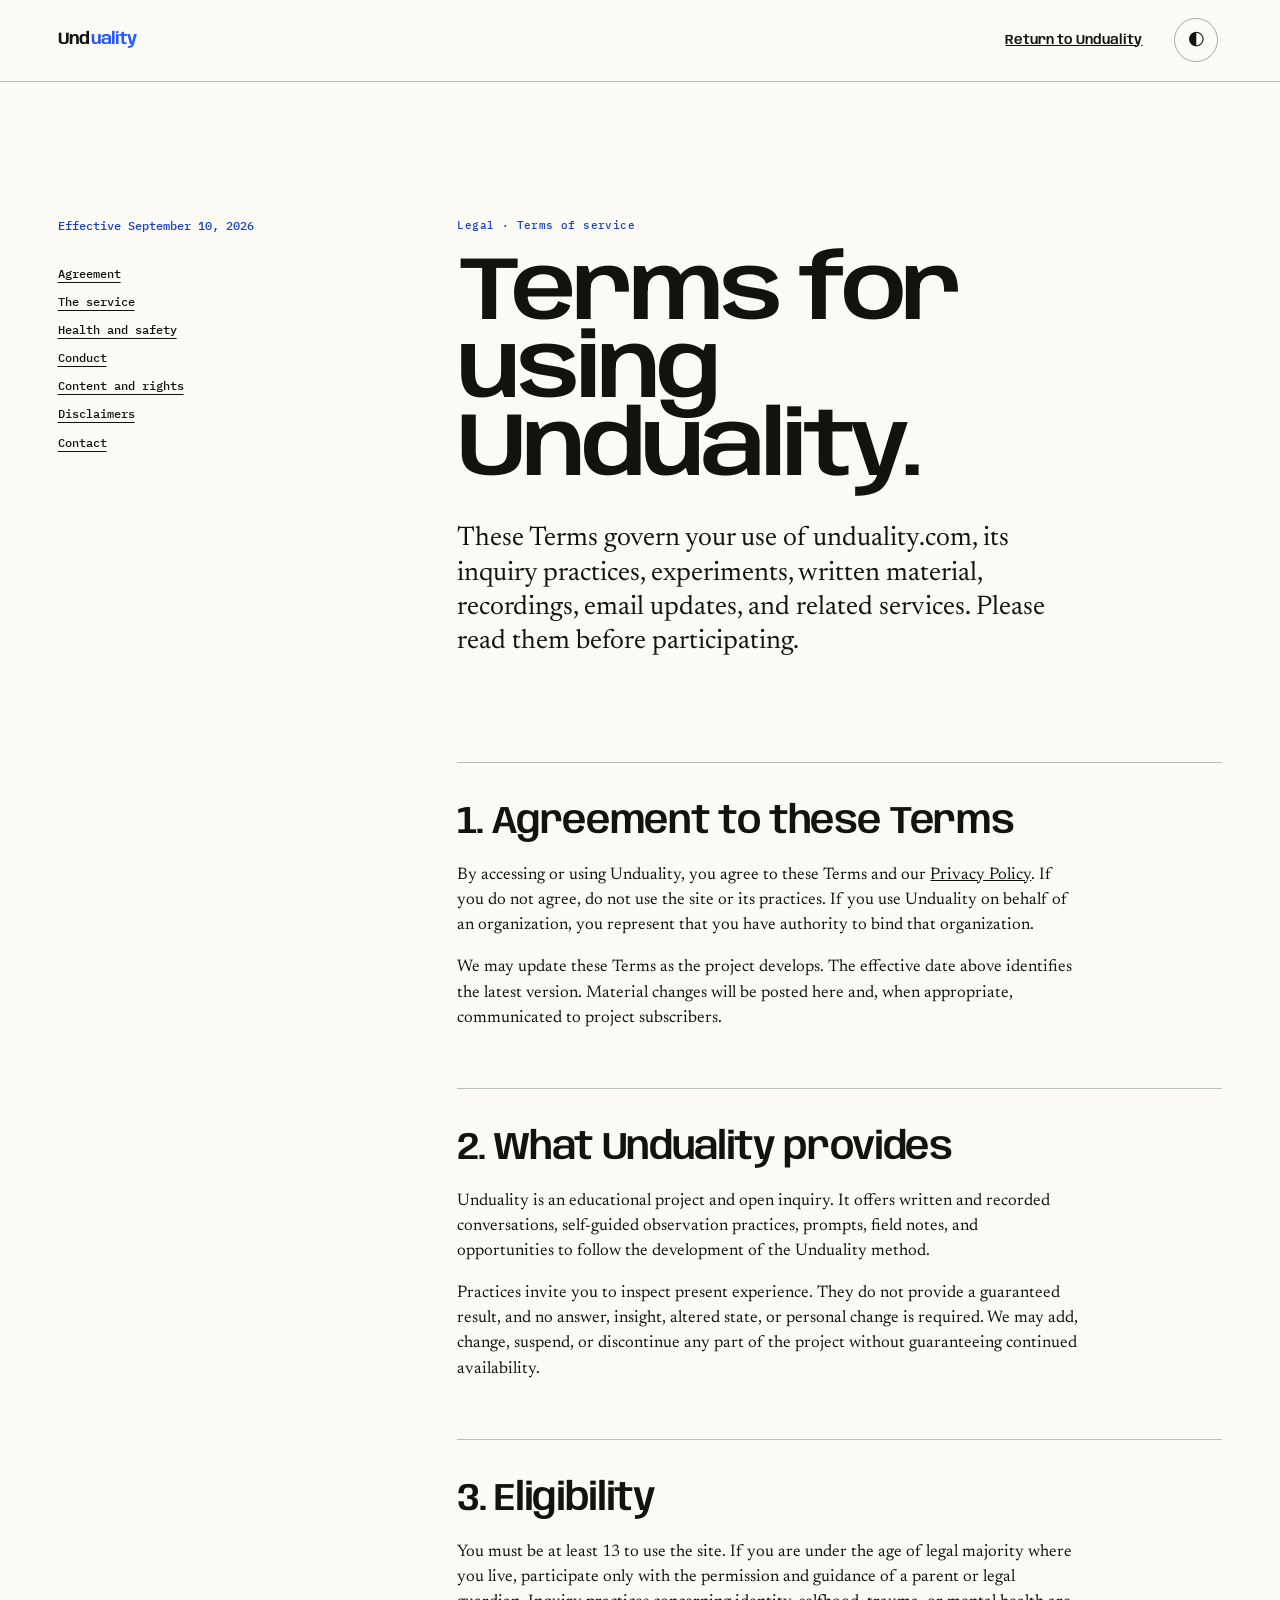
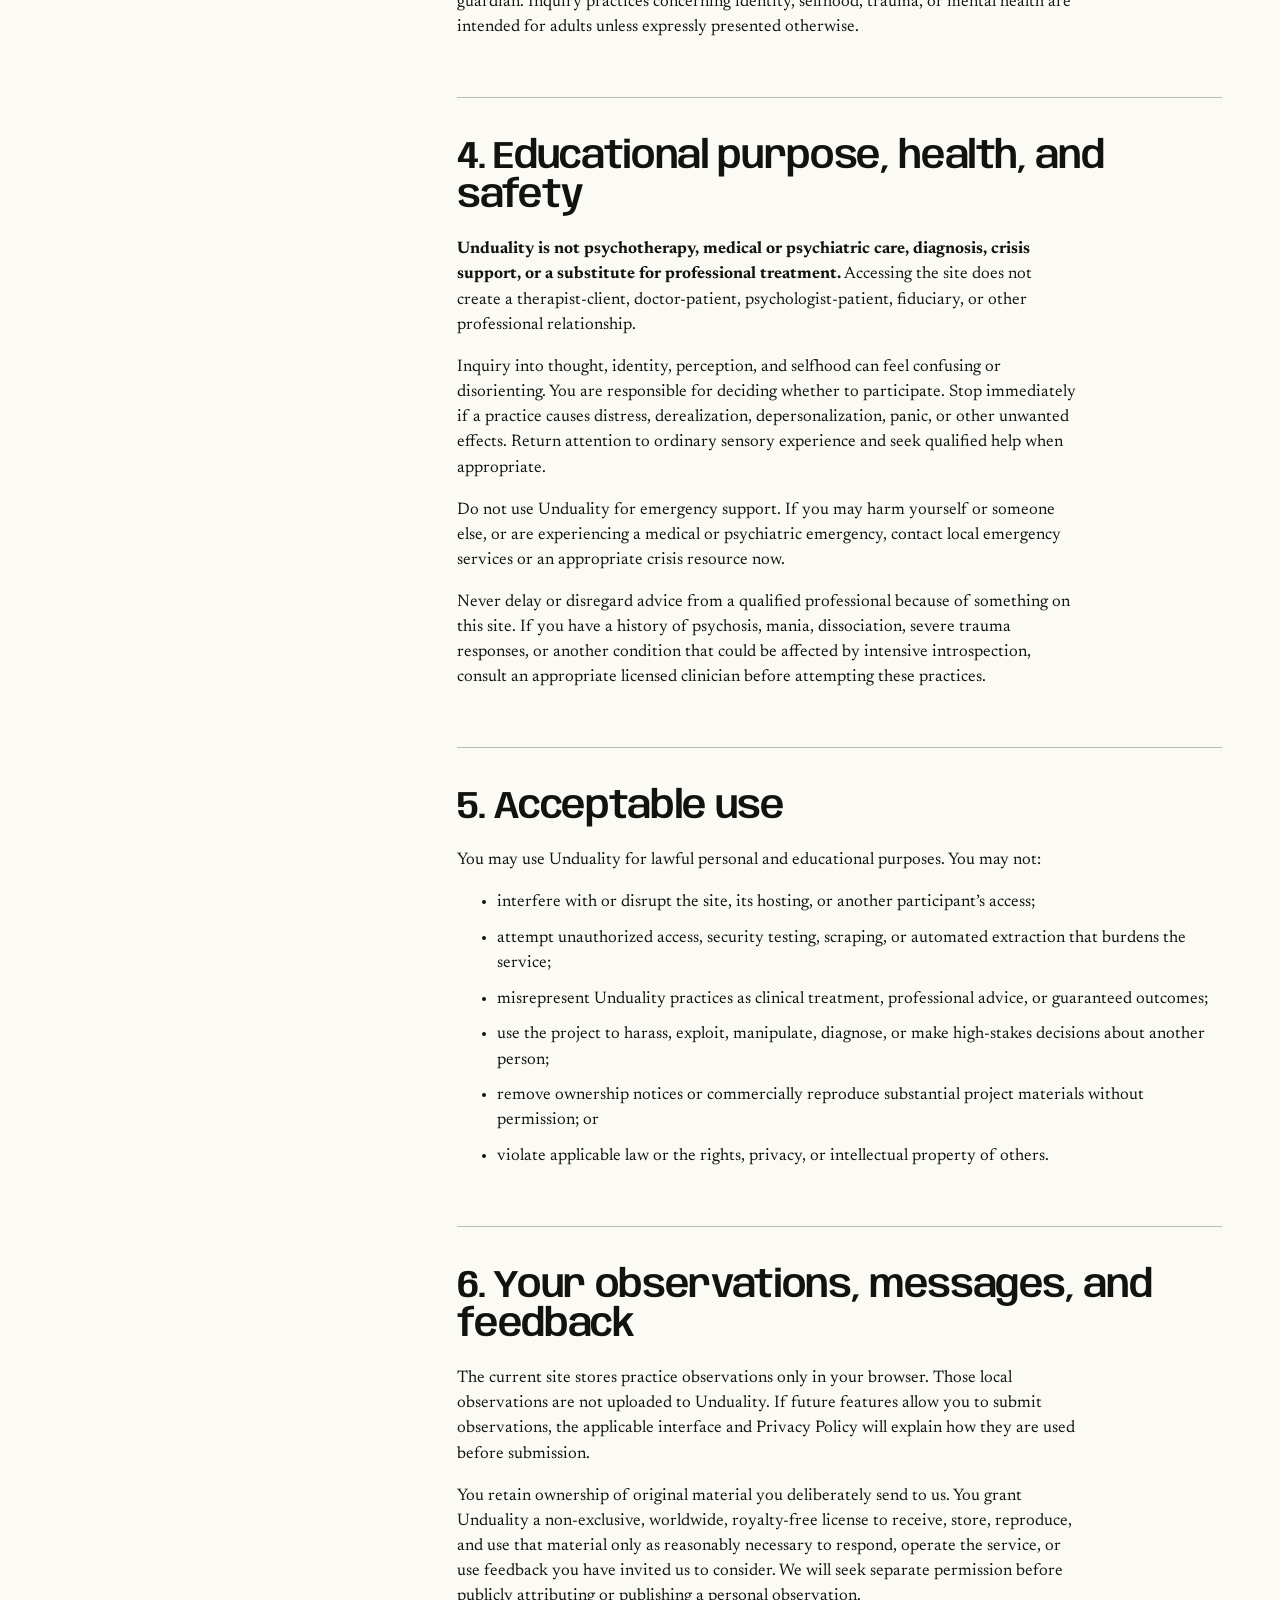
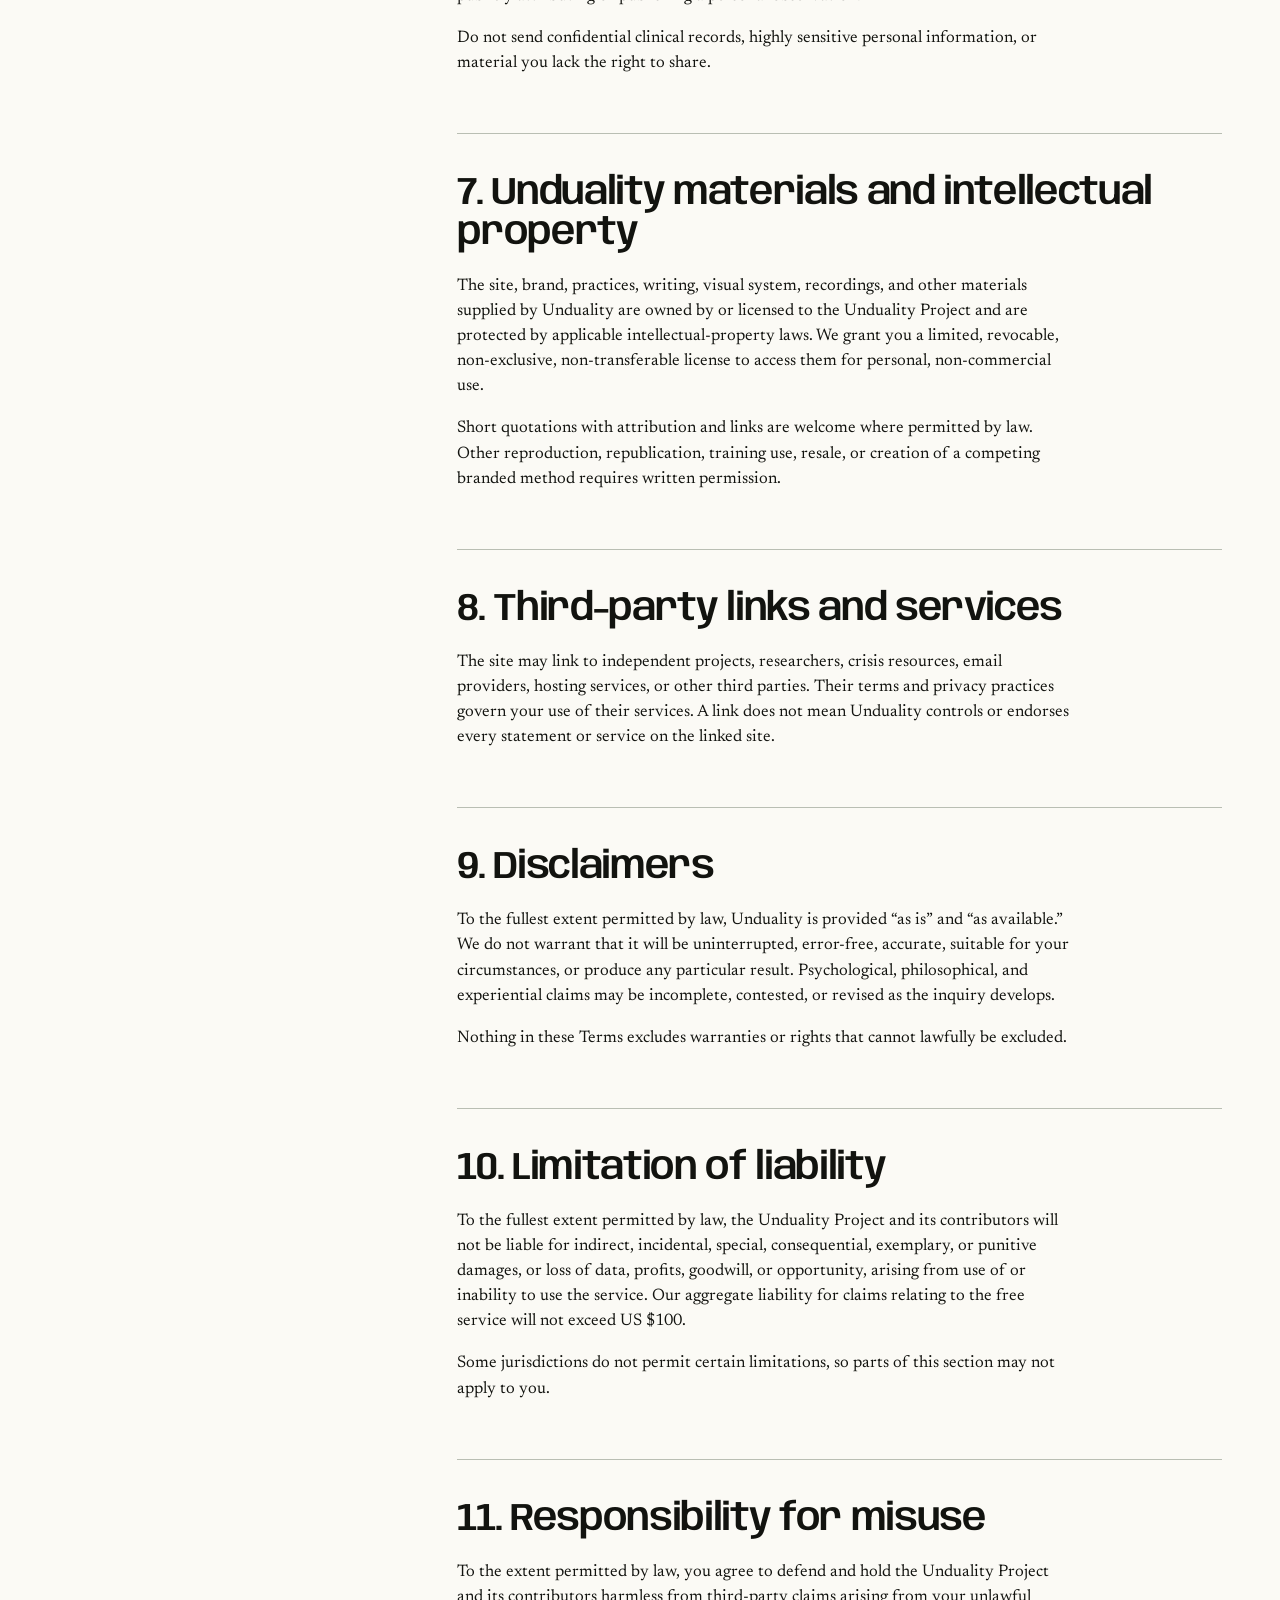
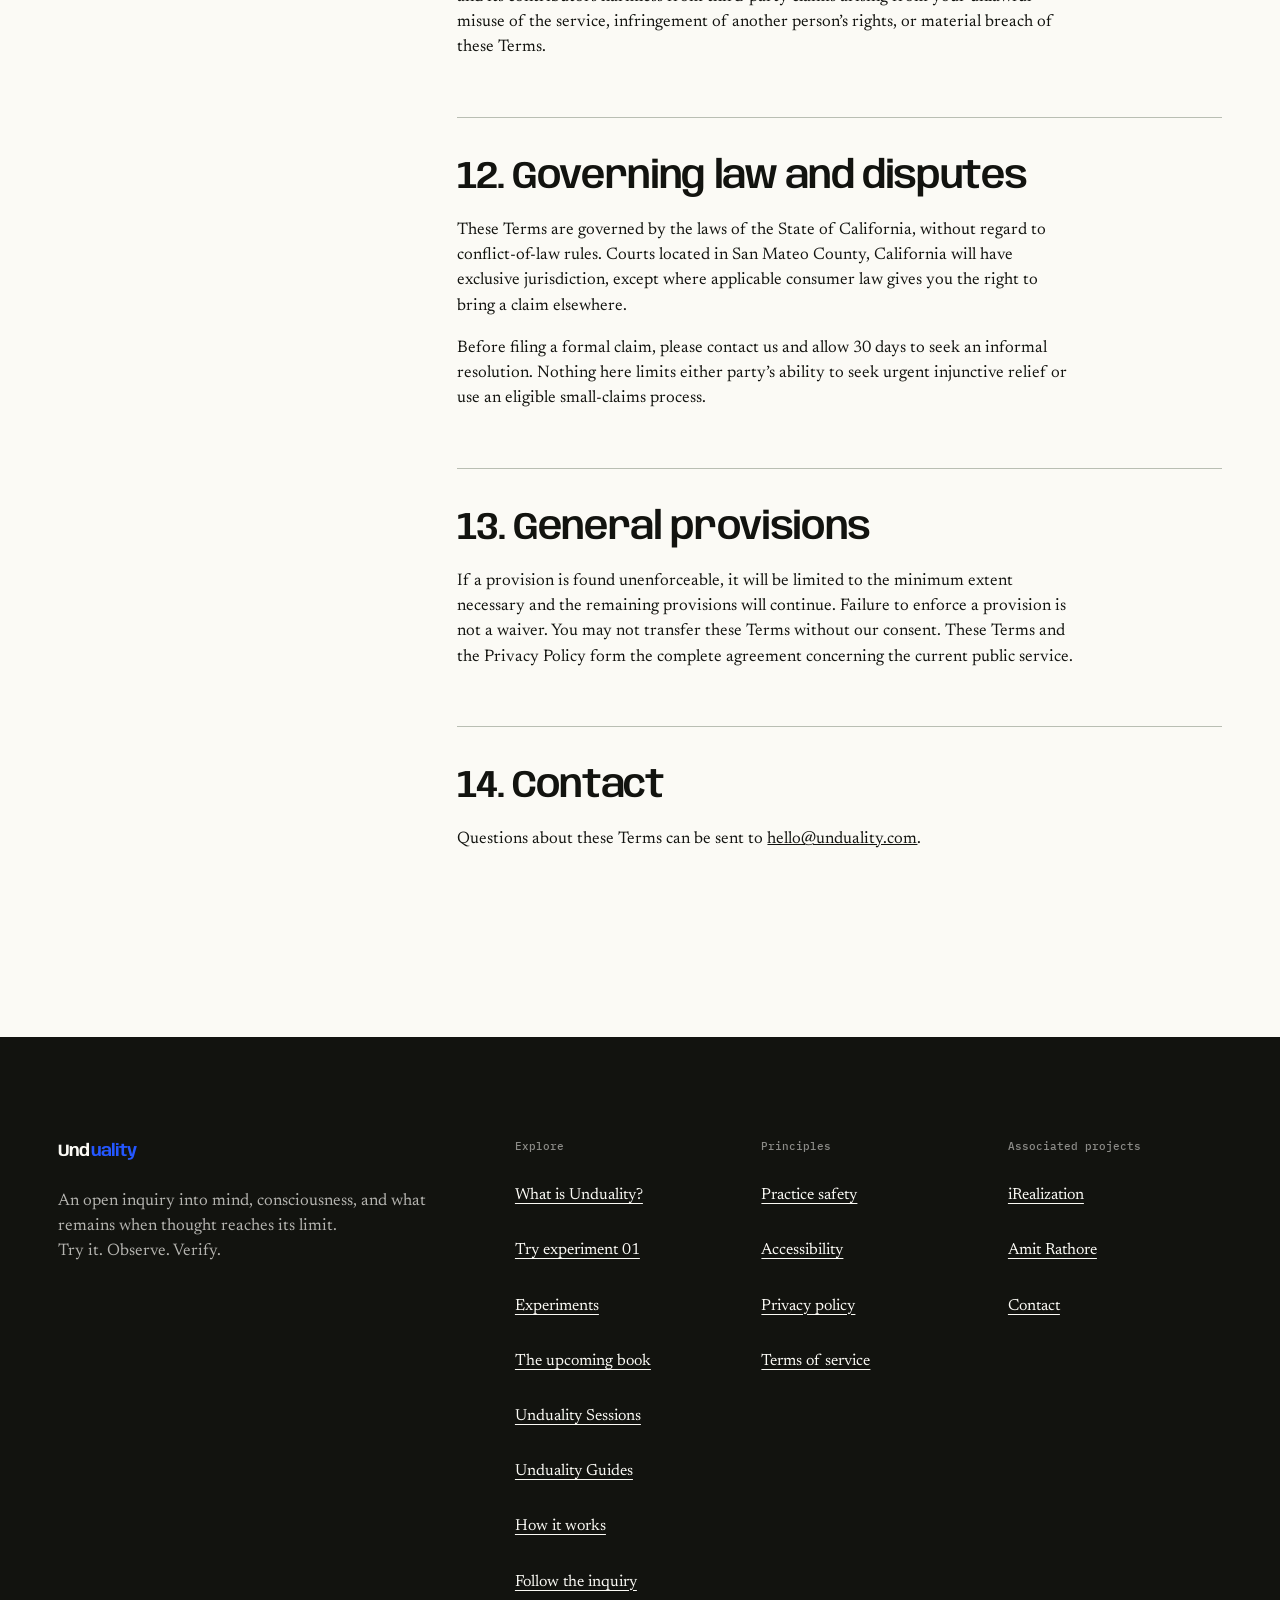
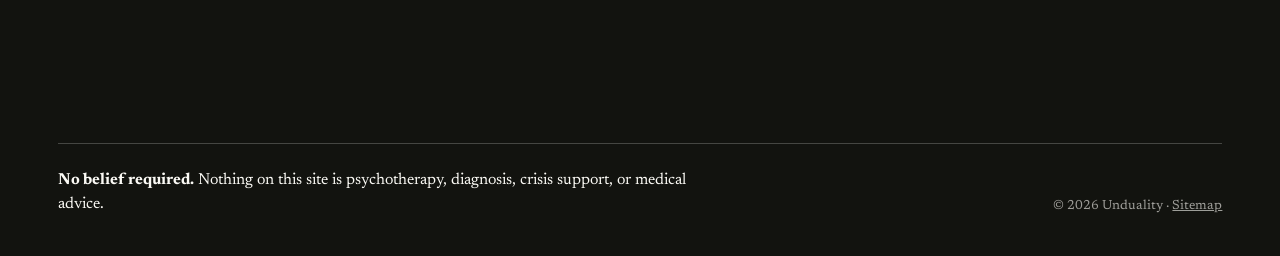
<file: terms/index.html>
<!doctype html>
<html lang="en"><head><meta charset="utf-8"><meta name="viewport" content="width=device-width,initial-scale=1"><meta name="theme-color" content="#2457ff"><title>Terms of Service · Unduality</title><meta name="description" content="Terms governing access to and use of the Unduality open inquiry, website, practices, and related materials."><link rel="canonical" href="https://www.unduality.com/terms/"><link rel="icon" href="/assets/favicon.svg" type="image/svg+xml"><link rel="icon" href="/favicon.ico" sizes="any"><link rel="preconnect" href="https://fonts.googleapis.com"><link rel="preconnect" href="https://fonts.gstatic.com" crossorigin><link href="https://fonts.googleapis.com/css2?family=Anybody:wdth,wght@75..125,400..800&amp;family=IBM+Plex+Mono:wght@400;500&amp;family=Newsreader:opsz,wght@6..72,400;6..72,500&amp;display=swap" rel="stylesheet"><link rel="stylesheet" href="/styles.css"></head>
<body class="legal-page"><a class="skip-link" href="#legal">Skip to terms</a><header class="site-header experiment-header"><a class="wordmark" href="/"><span>Und</span><span>uality</span></a><a class="back-link" href="/">Return to Unduality</a><button class="theme-toggle" type="button" data-theme-toggle aria-label="Switch color theme">◐</button></header>
<main class="legal-shell" id="legal"><aside class="legal-aside"><p>Effective September 10, 2026</p><nav aria-label="Terms sections"><a href="#agreement">Agreement</a><a href="#service">The service</a><a href="#health">Health and safety</a><a href="#conduct">Conduct</a><a href="#content">Content and rights</a><a href="#disclaimers">Disclaimers</a><a href="#contact">Contact</a></nav></aside><article class="legal-content">
  <p class="section-code">Legal · Terms of service</p><h1>Terms for using Unduality.</h1>
  <p class="legal-lead">These Terms govern your use of unduality.com, its inquiry practices, experiments, written material, recordings, email updates, and related services. Please read them before participating.</p>
  <section id="agreement"><h2>1. Agreement to these Terms</h2><p>By accessing or using Unduality, you agree to these Terms and our <a href="/privacy/">Privacy Policy</a>. If you do not agree, do not use the site or its practices. If you use Unduality on behalf of an organization, you represent that you have authority to bind that organization.</p><p>We may update these Terms as the project develops. The effective date above identifies the latest version. Material changes will be posted here and, when appropriate, communicated to project subscribers.</p></section>
  <section id="service"><h2>2. What Unduality provides</h2><p>Unduality is an educational project and open inquiry. It offers written and recorded conversations, self-guided observation practices, prompts, field notes, and opportunities to follow the development of the Unduality method.</p><p>Practices invite you to inspect present experience. They do not provide a guaranteed result, and no answer, insight, altered state, or personal change is required. We may add, change, suspend, or discontinue any part of the project without guaranteeing continued availability.</p></section>
  <section><h2>3. Eligibility</h2><p>You must be at least 13 to use the site. If you are under the age of legal majority where you live, participate only with the permission and guidance of a parent or legal guardian. Inquiry practices concerning identity, selfhood, trauma, or mental health are intended for adults unless expressly presented otherwise.</p></section>
  <section id="health"><h2>4. Educational purpose, health, and safety</h2><p><strong>Unduality is not psychotherapy, medical or psychiatric care, diagnosis, crisis support, or a substitute for professional treatment.</strong> Accessing the site does not create a therapist-client, doctor-patient, psychologist-patient, fiduciary, or other professional relationship.</p><p>Inquiry into thought, identity, perception, and selfhood can feel confusing or disorienting. You are responsible for deciding whether to participate. Stop immediately if a practice causes distress, derealization, depersonalization, panic, or other unwanted effects. Return attention to ordinary sensory experience and seek qualified help when appropriate.</p><p>Do not use Unduality for emergency support. If you may harm yourself or someone else, or are experiencing a medical or psychiatric emergency, contact local emergency services or an appropriate crisis resource now.</p><p>Never delay or disregard advice from a qualified professional because of something on this site. If you have a history of psychosis, mania, dissociation, severe trauma responses, or another condition that could be affected by intensive introspection, consult an appropriate licensed clinician before attempting these practices.</p></section>
  <section id="conduct"><h2>5. Acceptable use</h2><p>You may use Unduality for lawful personal and educational purposes. You may not:</p><ul><li>interfere with or disrupt the site, its hosting, or another participant’s access;</li><li>attempt unauthorized access, security testing, scraping, or automated extraction that burdens the service;</li><li>misrepresent Unduality practices as clinical treatment, professional advice, or guaranteed outcomes;</li><li>use the project to harass, exploit, manipulate, diagnose, or make high-stakes decisions about another person;</li><li>remove ownership notices or commercially reproduce substantial project materials without permission; or</li><li>violate applicable law or the rights, privacy, or intellectual property of others.</li></ul></section>
  <section id="content"><h2>6. Your observations, messages, and feedback</h2><p>The current site stores practice observations only in your browser. Those local observations are not uploaded to Unduality. If future features allow you to submit observations, the applicable interface and Privacy Policy will explain how they are used before submission.</p><p>You retain ownership of original material you deliberately send to us. You grant Unduality a non-exclusive, worldwide, royalty-free license to receive, store, reproduce, and use that material only as reasonably necessary to respond, operate the service, or use feedback you have invited us to consider. We will seek separate permission before publicly attributing or publishing a personal observation.</p><p>Do not send confidential clinical records, highly sensitive personal information, or material you lack the right to share.</p></section>
  <section><h2>7. Unduality materials and intellectual property</h2><p>The site, brand, practices, writing, visual system, recordings, and other materials supplied by Unduality are owned by or licensed to the Unduality Project and are protected by applicable intellectual-property laws. We grant you a limited, revocable, non-exclusive, non-transferable license to access them for personal, non-commercial use.</p><p>Short quotations with attribution and links are welcome where permitted by law. Other reproduction, republication, training use, resale, or creation of a competing branded method requires written permission.</p></section>
  <section><h2>8. Third-party links and services</h2><p>The site may link to independent projects, researchers, crisis resources, email providers, hosting services, or other third parties. Their terms and privacy practices govern your use of their services. A link does not mean Unduality controls or endorses every statement or service on the linked site.</p></section>
  <section id="disclaimers"><h2>9. Disclaimers</h2><p>To the fullest extent permitted by law, Unduality is provided “as is” and “as available.” We do not warrant that it will be uninterrupted, error-free, accurate, suitable for your circumstances, or produce any particular result. Psychological, philosophical, and experiential claims may be incomplete, contested, or revised as the inquiry develops.</p><p>Nothing in these Terms excludes warranties or rights that cannot lawfully be excluded.</p></section>
  <section><h2>10. Limitation of liability</h2><p>To the fullest extent permitted by law, the Unduality Project and its contributors will not be liable for indirect, incidental, special, consequential, exemplary, or punitive damages, or loss of data, profits, goodwill, or opportunity, arising from use of or inability to use the service. Our aggregate liability for claims relating to the free service will not exceed US $100.</p><p>Some jurisdictions do not permit certain limitations, so parts of this section may not apply to you.</p></section>
  <section><h2>11. Responsibility for misuse</h2><p>To the extent permitted by law, you agree to defend and hold the Unduality Project and its contributors harmless from third-party claims arising from your unlawful misuse of the service, infringement of another person’s rights, or material breach of these Terms.</p></section>
  <section><h2>12. Governing law and disputes</h2><p>These Terms are governed by the laws of the State of California, without regard to conflict-of-law rules. Courts located in San Mateo County, California will have exclusive jurisdiction, except where applicable consumer law gives you the right to bring a claim elsewhere.</p><p>Before filing a formal claim, please contact us and allow 30 days to seek an informal resolution. Nothing here limits either party’s ability to seek urgent injunctive relief or use an eligible small-claims process.</p></section>
  <section><h2>13. General provisions</h2><p>If a provision is found unenforceable, it will be limited to the minimum extent necessary and the remaining provisions will continue. Failure to enforce a provision is not a waiver. You may not transfer these Terms without our consent. These Terms and the Privacy Policy form the complete agreement concerning the current public service.</p></section>
  <section id="contact"><h2>14. Contact</h2><p>Questions about these Terms can be sent to <a href="mailto:hello@unduality.com">hello@unduality.com</a>.</p></section>
</article></main>
<footer class="site-footer"><div class="footer-intro"><a class="wordmark footer-mark" href="/"><span>Und</span><span>uality</span></a><p>An open inquiry into mind, consciousness, and what remains when thought reaches its limit.<br>Try it. Observe. Verify.</p></div><div class="footer-links"><div><h2>Explore</h2><a href="/#meaning">What is Unduality?</a><a href="/#practice">Try experiment 01</a><a href="/#experiments">Experiments</a><a href="/book/">The upcoming book</a><a href="/sessions/">Unduality Sessions</a><a href="/guides/">Unduality Guides</a><a href="/#method">How it works</a><a href="/#join">Follow the inquiry</a></div><div><h2>Principles</h2><a href="/safety/">Practice safety</a><a href="/accessibility/">Accessibility</a><a href="/privacy/">Privacy policy</a><a href="/terms/">Terms of service</a></div><div><h2>Associated projects</h2><a href="https://www.irealization.com/">iRealization</a><a href="https://amitrathore.com/">Amit Rathore</a><a href="mailto:hello@unduality.com">Contact</a></div></div><div class="footer-statement"><p><strong>No belief required.</strong> Nothing on this site is psychotherapy, diagnosis, crisis support, or medical advice.</p><p class="copyright">© <span data-year></span> Unduality · <a href="/sitemap.xml">Sitemap</a></p></div></footer><script src="/script.js" defer></script></body></html>
</file>
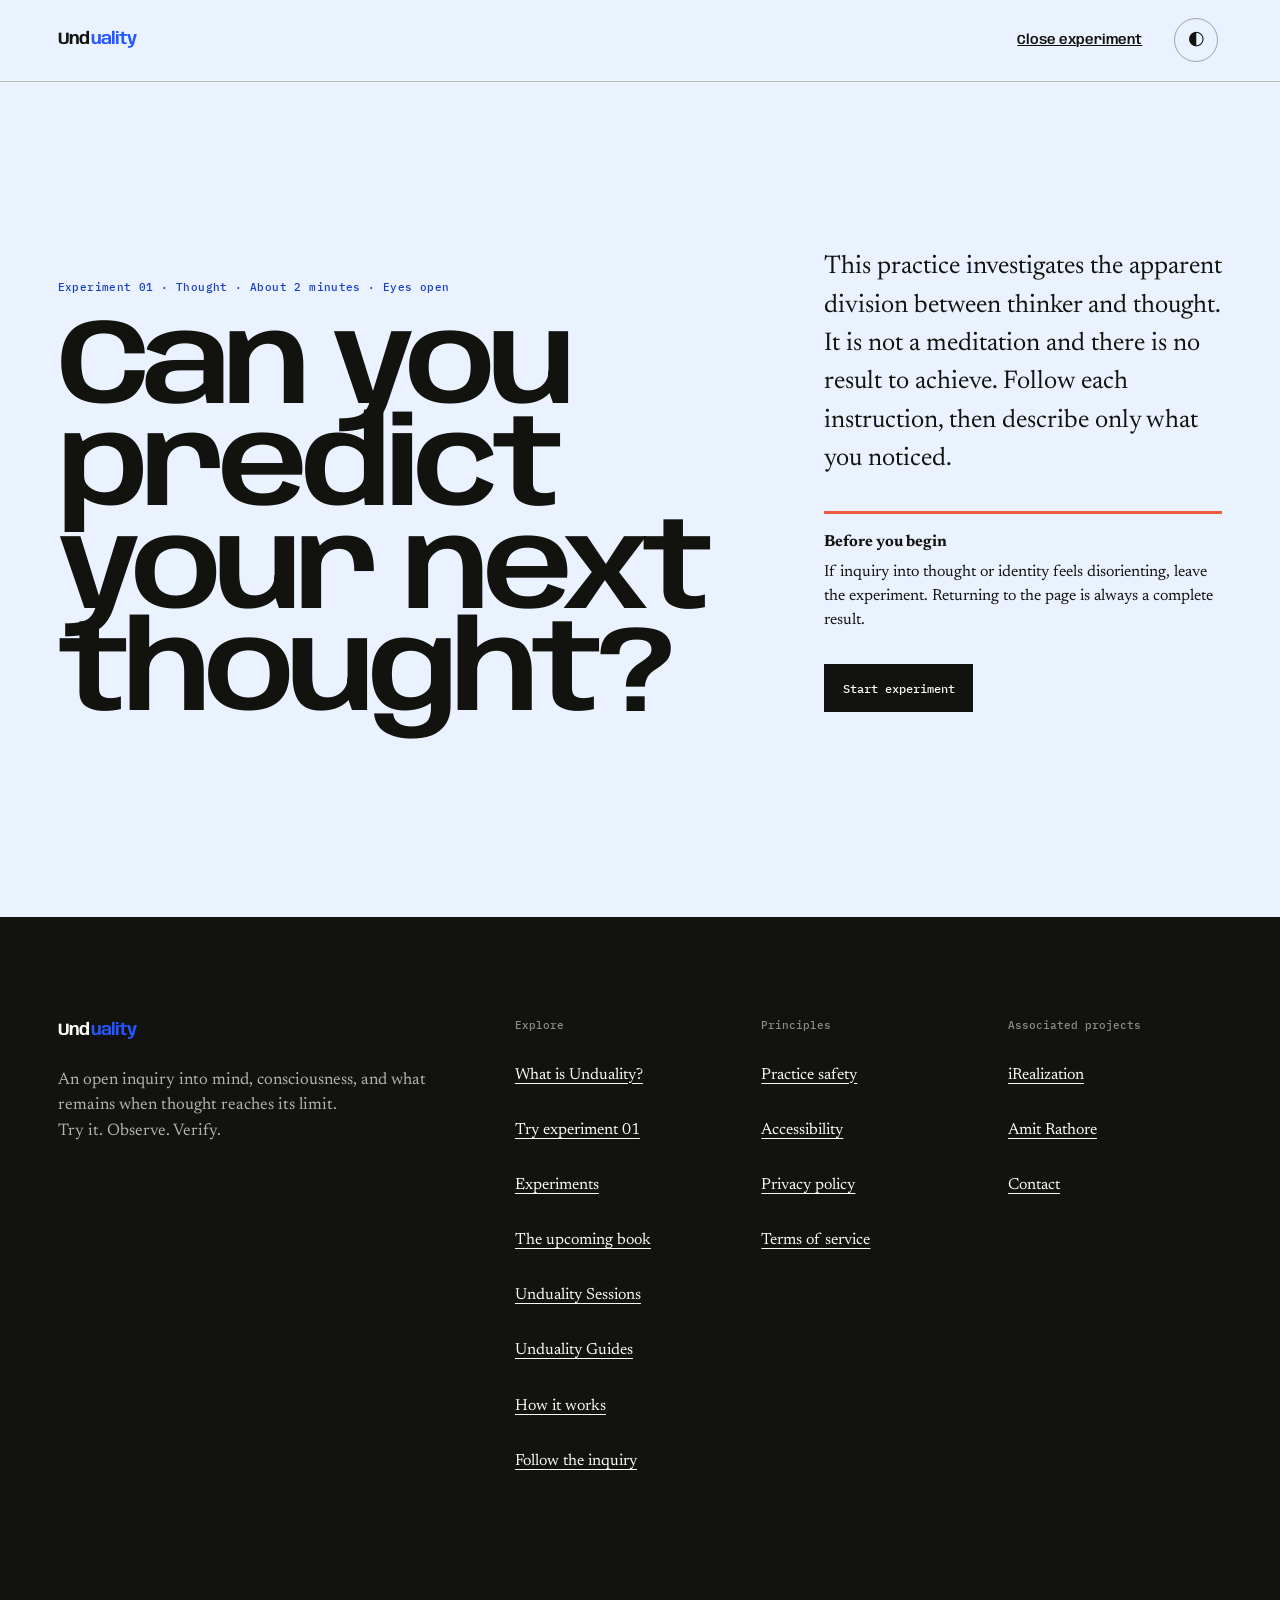
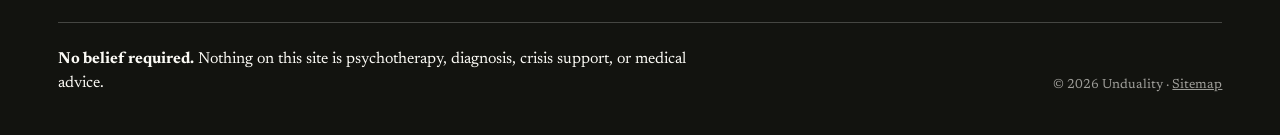
<file: experiments/thought/index.html>
<!doctype html>
<html lang="en">
<head>
  <meta charset="utf-8">
  <meta name="viewport" content="width=device-width, initial-scale=1">
  <meta name="theme-color" content="#2457ff">
  <title>Can you predict your next thought? · Unduality Experiment 01</title>
  <meta name="description" content="Can you know your next thought before it appears? Run a two-minute inquiry into the thinker, the thought, and the apparent inner controller.">
  <link rel="canonical" href="https://www.unduality.com/experiments/thought/">
  <meta property="og:type" content="article"><meta property="og:site_name" content="Unduality">
  <meta property="og:title" content="Can you predict your next thought?">
  <meta property="og:description" content="A two-minute inquiry into the thinker, the thought, and the apparent inner controller. Eyes open. No doctrine.">
  <meta property="og:url" content="https://www.unduality.com/experiments/thought/">
  <meta property="og:image" content="https://www.unduality.com/assets/og-thought.png">
  <meta property="og:image:width" content="1200"><meta property="og:image:height" content="630">
  <meta name="twitter:card" content="summary_large_image"><meta name="twitter:title" content="Can you predict your next thought?"><meta name="twitter:description" content="Test what you can actually observe about the apparent inner controller. Two minutes. No doctrine."><meta name="twitter:image" content="https://www.unduality.com/assets/og-thought.png">
  <link rel="icon" href="/assets/favicon.svg" type="image/svg+xml"><link rel="icon" href="/favicon.ico" sizes="any"><link rel="apple-touch-icon" href="/assets/apple-touch-icon.png"><link rel="manifest" href="/site.webmanifest">
  <link rel="preconnect" href="https://fonts.googleapis.com"><link rel="preconnect" href="https://fonts.gstatic.com" crossorigin><link href="https://fonts.googleapis.com/css2?family=Anybody:wdth,wght@75..125,400..800&amp;family=IBM+Plex+Mono:wght@400;500&amp;family=Newsreader:opsz,wght@6..72,400;6..72,500&amp;display=swap" rel="stylesheet">
  <link rel="stylesheet" href="/styles.css">
</head>
<body class="experiment-page">
  <a class="skip-link" href="#experiment">Skip to experiment</a>
  <header class="site-header experiment-header"><a class="wordmark" href="/"><span>Und</span><span>uality</span></a><a class="back-link" href="/">Close experiment</a><button class="theme-toggle" type="button" data-theme-toggle aria-label="Switch color theme">◐</button></header>
  <main id="experiment">
    <section class="experiment-intro section-pad">
      <div><p class="section-code">Experiment 01 · Thought · About 2 minutes · Eyes open</p><h1>Can you predict your next thought?</h1></div>
      <div class="experiment-brief"><p>This practice investigates the apparent division between thinker and thought. It is not a meditation and there is no result to achieve. Follow each instruction, then describe only what you noticed.</p><div class="experiment-safety"><strong>Before you begin</strong><p>If inquiry into thought or identity feels disorienting, leave the experiment. Returning to the page is always a complete result.</p></div><button class="action action-dark" type="button" data-full-start>Start experiment</button></div>
    </section>
    <section class="full-practice" data-full-practice role="dialog" aria-modal="true" aria-labelledby="full-practice-title" tabindex="-1" hidden>
      <h2 class="visually-hidden" id="full-practice-title">Thought experiment</h2>
      <div class="full-progress"><span>Experiment 01</span><span data-full-count>1 / 5</span><button type="button" data-full-exit>Exit</button></div>
      <div class="full-step-area" aria-live="polite">
        <div class="full-step is-active" data-full-step><p>Let your attention rest naturally on the screen.</p><p>There is nothing to quiet or control.</p></div>
        <div class="full-step" data-full-step hidden><p>Wait for the next thought.</p><p>Do not search for one. Notice when it arrives by itself.</p></div>
        <div class="full-step" data-full-step hidden><p>Did you know its exact words, image, or feeling one moment before it appeared?</p></div>
        <div class="full-step" data-full-step hidden><p>Could you have selected a different thought before knowing what either thought would be?</p><p class="practice-note">Do not solve the question. Check what you can actually observe.</p></div>
        <div class="full-step" data-full-step hidden><p>The experiment is complete.</p><p>Notice the screen, the room around it, and the surface supporting your body.</p></div>
      </div>
      <div class="full-controls"><button class="action action-light" type="button" data-full-next>Continue</button><button class="quiet-button" type="button" data-full-exit>Pause and return</button></div>
    </section>
    <section class="observation-log section-pad" data-observation-log hidden>
      <p class="section-code">Observation log · Stored only on this device</p><h2>What did you actually notice?</h2>
      <form data-observation-form><fieldset><legend>Before the thought appeared, did you know what it would be?</legend><label><input type="radio" name="prediction" value="yes"> Yes</label><label><input type="radio" name="prediction" value="no"> No</label><label><input type="radio" name="prediction" value="unclear"> It was unclear</label></fieldset><label for="notes">Notes, doubts, or objections</label><textarea id="notes" name="notes" rows="5" placeholder="There is no preferred observation."></textarea><button class="action action-dark" type="submit">Save my observation</button><p data-save-status></p></form>
      <aside class="what-next"><h3>A crack in certainty, not a conclusion</h3><p>This observation does not prove that free will is absent, that the self is unreal, or that consciousness is fundamental. It reveals something smaller: the origin of thought may be less obvious than it seemed.</p><a class="text-link" href="/#experiments">See where the inquiry goes next</a></aside>
    </section>
  </main>
  <footer class="site-footer"><div class="footer-intro"><a class="wordmark footer-mark" href="/"><span>Und</span><span>uality</span></a><p>An open inquiry into mind, consciousness, and what remains when thought reaches its limit.<br>Try it. Observe. Verify.</p></div><div class="footer-links"><div><h2>Explore</h2><a href="/#meaning">What is Unduality?</a><a href="/#practice">Try experiment 01</a><a href="/#experiments">Experiments</a><a href="/book/">The upcoming book</a><a href="/sessions/">Unduality Sessions</a><a href="/guides/">Unduality Guides</a><a href="/#method">How it works</a><a href="/#join">Follow the inquiry</a></div><div><h2>Principles</h2><a href="/safety/">Practice safety</a><a href="/accessibility/">Accessibility</a><a href="/privacy/">Privacy policy</a><a href="/terms/">Terms of service</a></div><div><h2>Associated projects</h2><a href="https://www.irealization.com/">iRealization</a><a href="https://amitrathore.com/">Amit Rathore</a><a href="mailto:hello@unduality.com">Contact</a></div></div><div class="footer-statement"><p><strong>No belief required.</strong> Nothing on this site is psychotherapy, diagnosis, crisis support, or medical advice.</p><p class="copyright">© <span data-year></span> Unduality · <a href="/sitemap.xml">Sitemap</a></p></div></footer>
  <script src="/script.js" defer></script>
</body>
</html>
</file>
<file: styles.css>
:root {
  --ice: #eaf1ff;
  --paper: #fbfaf5;
  --ink: #12130f;
  --muted: #62655d;
  --rule: #b9beb3;
  --blue: #2457ff;
  --blue-deep: #183fc5;
  --coral: #f15b40;
  --yellow: #f1ca4b;
  --mint: #65cdb3;
  --lavender: #b6a8eb;
  --focus: #2457ff;
  --pad: clamp(1.25rem, 4.5vw, 4.75rem);
  --max: 96rem;
  --ease: cubic-bezier(.22, 1, .36, 1);
}

[data-theme="dark"] {
  --ice: #171c2c;
  --paper: #12130f;
  --ink: #f8f6ed;
  --muted: #b9bcb3;
  --rule: #44483f;
  --blue: #7895ff;
  --blue-deep: #a8bbff;
  --coral: #ff7a62;
  --yellow: #f4d76f;
  --mint: #7edcc4;
  --lavender: #c0b5f0;
  --focus: #f4d76f;
}

* { box-sizing: border-box; }
html { scroll-behavior: smooth; }
body {
  margin: 0;
  background: var(--paper);
  color: var(--ink);
  font-family: Newsreader, Georgia, serif;
  font-size: clamp(1.05rem, 1.25vw, 1.22rem);
  line-height: 1.5;
  text-rendering: optimizeLegibility;
  transition: background-color 180ms linear, color 180ms linear;
}
body::selection { background: var(--yellow); color: #12130f; }
a { color: inherit; }
button, input, textarea { font: inherit; }
button, a { -webkit-tap-highlight-color: transparent; }
:focus-visible { outline: 3px solid var(--focus); outline-offset: 4px; }
[hidden] { display: none !important; }
.visually-hidden { position: absolute; width: 1px; height: 1px; padding: 0; margin: -1px; overflow: hidden; clip: rect(0 0 0 0); white-space: nowrap; border: 0; }
.practice-open { overflow: hidden; }
.skip-link { position: fixed; z-index: 100; left: 1rem; top: -5rem; padding: .7rem 1rem; background: var(--ink); color: var(--paper); }
.skip-link:focus { top: 1rem; }

.site-header {
  position: absolute;
  z-index: 30;
  inset: 0 0 auto;
  display: grid;
  grid-template-columns: 1fr auto 3rem;
  align-items: center;
  gap: 2rem;
  padding: 1.15rem var(--pad);
  color: var(--ink);
}
.wordmark {
  display: inline-flex;
  width: max-content;
  align-items: baseline;
  font: 650 1.05rem/1 Anybody, sans-serif;
  letter-spacing: -.055em;
  text-decoration: none;
}
.wordmark span:last-child { transform: translateX(.13em); color: var(--blue); }
.site-header nav { display: flex; align-items: center; gap: clamp(1rem, 2.4vw, 2.6rem); color: #fff; font: 600 .84rem/1 Anybody, sans-serif; }
.site-header nav a { text-decoration: none; }
.site-header nav a:hover { color: var(--blue); }
.nav-lab { border-bottom: 2px solid currentColor; padding: .5rem 0; }
.theme-toggle {
  width: 44px;
  height: 44px;
  border: 1px solid color-mix(in srgb, var(--ink) 35%, transparent);
  border-radius: 50%;
  background: transparent;
  color: #fff;
  cursor: pointer;
  font-size: 1.2rem;
}

.hero {
  position: relative;
  min-height: 100svh;
  display: grid;
  grid-template-columns: minmax(0, 1.08fr) minmax(22rem, .92fr);
  overflow: hidden;
  background: var(--ice);
  border-bottom: 1px solid var(--rule);
}
.hero-copy {
  z-index: 2;
  display: flex;
  flex-direction: column;
  justify-content: center;
  padding: clamp(7.5rem, 13vh, 10rem) var(--pad) clamp(5rem, 8vh, 7rem);
}
.lab-status, .section-code, .lens-name, .experiment-meta, .scope-line, .practice-topline, .field-readout, .form-note, .loop-number {
  font: 500 .71rem/1.35 "IBM Plex Mono", monospace;
  letter-spacing: .035em;
}
.lab-status { display: flex; align-items: center; gap: .6rem; margin: 0 0 3rem; }
.status-light { width: .6rem; height: .6rem; border-radius: 50%; background: var(--mint); box-shadow: 0 0 0 .35rem color-mix(in srgb, var(--mint) 28%, transparent); }
.hero h1 {
  max-width: 10.8ch;
  margin: 0;
  font: 650 clamp(3.6rem, 5.75vw, 6.7rem)/.86 Anybody, sans-serif;
  font-variation-settings: "wdth" 111;
  letter-spacing: -.065em;
  text-wrap: balance;
  animation: hero-settle 900ms var(--ease) both;
}
@keyframes hero-settle {
  from { opacity: 0; font-variation-settings: "wdth" 125; }
  to { opacity: 1; font-variation-settings: "wdth" 111; }
}
.hero-intro { max-width: 39rem; margin: clamp(2rem, 4vh, 3.5rem) 0 0; font-size: clamp(1.3rem, 1.8vw, 1.65rem); line-height: 1.3; }
.plain-rule { margin: .85rem 0 1.8rem; font-style: italic; color: var(--blue-deep); }
.hero-actions { display: flex; flex-wrap: wrap; align-items: center; gap: 1.2rem 1.6rem; }
.action {
  min-height: 48px;
  display: inline-flex;
  align-items: center;
  justify-content: center;
  border: 1px solid currentColor;
  border-radius: 0;
  padding: .8rem 1.1rem;
  font: 500 .77rem/1 "IBM Plex Mono", monospace;
  text-decoration: none;
  cursor: pointer;
}
.action-dark { background: var(--ink); color: var(--paper); border-color: var(--ink); }
.action-dark:hover { background: var(--blue); border-color: var(--blue); color: #fff; }
.action-light { background: #fff; color: #12130f; border-color: #fff; }
.action-light:hover { background: var(--yellow); border-color: var(--yellow); }
.text-link { font: 500 .78rem/1.2 "IBM Plex Mono", monospace; text-underline-offset: .35rem; text-decoration-thickness: 1px; }
.text-link:hover { color: var(--blue); }

.observation-field {
  --dx: 0px;
  --dy: 0px;
  position: relative;
  min-height: 100%;
  overflow: hidden;
  background: var(--blue);
  color: #fff;
  cursor: crosshair;
  isolation: isolate;
}
.field-grid { position: absolute; inset: 0; opacity: .26; background-image: linear-gradient(to right, rgba(255,255,255,.5) 1px, transparent 1px), linear-gradient(to bottom, rgba(255,255,255,.5) 1px, transparent 1px); background-size: 11.111% 11.111%; }
.field-orbit, .field-point { position: absolute; left: 50%; top: 50%; border-radius: 50%; transform: translate3d(calc(-50% + var(--dx)), calc(-50% + var(--dy)), 0); transition: transform 80ms linear; will-change: transform; }
.field-orbit { mix-blend-mode: screen; }
.orbit-one { width: min(65vw, 58rem); aspect-ratio: 1; background: var(--coral); opacity: .82; }
.orbit-two { width: min(38vw, 33rem); aspect-ratio: 1; background: var(--yellow); transform: translate3d(calc(-30% + var(--dx)), calc(-63% + var(--dy)), 0); opacity: .9; }
.field-point { width: 1.45rem; height: 1.45rem; z-index: 4; background: #12130f; box-shadow: 0 0 0 .5rem rgba(255,255,255,.45); }
.field-label { position: absolute; z-index: 4; font: 500 clamp(1rem, 1.7vw, 1.7rem)/1 Anybody, sans-serif; }
.label-observer { left: 7%; top: 18%; }
.label-observed { right: 7%; bottom: 17%; }
.field-question { position: absolute; z-index: 4; left: 7%; bottom: 9%; margin: 0; font-size: clamp(1.2rem, 2.2vw, 2.4rem); line-height: 1.05; }
.field-readout { position: absolute; z-index: 4; right: 7%; top: 16%; margin: 0; }
.scope-line { position: absolute; z-index: 5; bottom: 1.25rem; left: var(--pad); margin: 0; }
.scroll-cue { position: absolute; z-index: 5; right: calc(var(--pad) + .4rem); bottom: 1rem; width: 46px; height: 46px; display: grid; place-items: center; border: 1px solid rgba(255,255,255,.7); border-radius: 50%; color: #fff; text-decoration: none; }

.section-pad { padding: clamp(5.5rem, 11vw, 11rem) var(--pad); }
.section-heading { max-width: var(--max); margin: 0 auto clamp(3rem, 8vw, 7.5rem); display: grid; grid-template-columns: repeat(12, minmax(0, 1fr)); column-gap: 1.5rem; align-items: start; }
.section-code { grid-column: 1 / 4; color: var(--blue-deep); margin: .45rem 0 0; }
.section-heading h2 {
  grid-column: 4 / 11;
  margin: 0;
  font: 620 clamp(3.3rem, 7.2vw, 8rem)/.88 Anybody, sans-serif;
  font-variation-settings: "wdth" 112;
  letter-spacing: -.06em;
}
.section-heading > p:last-child { grid-column: 10 / 13; margin: .55rem 0 0; }

.meaning { background: var(--paper); border-bottom: 1px solid var(--rule); }
.meaning > .section-code { max-width: var(--max); margin: 0 auto 2rem; }
.meaning-grid { max-width: var(--max); margin: auto; display: grid; grid-template-columns: repeat(3, 1fr); }
.meaning-grid article { min-height: 29rem; display: flex; flex-direction: column; padding: 1.4rem; border: 1px solid var(--rule); }
.meaning-grid article + article { border-left: 0; }
.meaning-grid article:nth-child(1) { background: var(--lavender); color: #12130f; }
.meaning-grid article:nth-child(2) { background: var(--mint); color: #12130f; }
.meaning-grid article:nth-child(3) { background: var(--yellow); color: #12130f; }
.meaning-number { font: 500 .72rem/1 "IBM Plex Mono", monospace; }
.meaning-grid h2 { margin: auto 0 1rem; font: 620 clamp(2.5rem, 4.5vw, 5rem)/.92 Anybody, sans-serif; letter-spacing: -.055em; }
.meaning-grid p { max-width: 29ch; margin: 0; font-size: clamp(1.15rem, 1.65vw, 1.5rem); line-height: 1.25; }
.meaning-rule { max-width: var(--max); margin: 1.4rem auto 0; padding-top: 1rem; border-top: 3px solid var(--blue); font: 500 .78rem/1.4 "IBM Plex Mono", monospace; }

.practice { background: var(--paper); }
.practice-console { max-width: var(--max); min-height: clamp(34rem, 66vw, 49rem); margin: auto; display: grid; grid-template-columns: minmax(16rem, .43fr) 1fr; background: var(--ink); color: var(--paper); overflow: hidden; }
.practice-color { position: relative; overflow: hidden; background: var(--coral); }
.practice-color span { position: absolute; border-radius: 50%; }
.practice-color span:nth-child(1) { width: 34rem; height: 34rem; background: var(--yellow); left: -17rem; top: -8rem; }
.practice-color span:nth-child(2) { width: 25rem; height: 25rem; background: var(--blue); right: -12rem; bottom: -5rem; mix-blend-mode: multiply; }
.practice-color span:nth-child(3) { width: .9rem; height: .9rem; background: #12130f; left: 55%; top: 48%; box-shadow: 0 0 0 .5rem rgba(255,255,255,.55); }
.practice-content { min-height: 100%; display: grid; grid-template-rows: auto 1fr auto; padding: clamp(1.5rem, 4vw, 4rem); }
.practice-topline { display: flex; justify-content: space-between; gap: 1rem; color: color-mix(in srgb, var(--paper) 70%, transparent); }
.practice-topline button, .quiet-button { min-width: 44px; min-height: 44px; border: 0; padding: .65rem .25rem; background: transparent; color: inherit; text-decoration: underline; text-underline-offset: .3rem; cursor: pointer; font: inherit; }
.practice-steps { align-self: center; max-width: 41rem; }
.practice-step { font-size: clamp(1.8rem, 3.4vw, 3.5rem); line-height: 1.08; }
.practice-step.is-active { animation: step-in 400ms var(--ease) both; }
@keyframes step-in { from { opacity: 0; transform: translateY(.7rem); } }
.practice-note { font-size: 1rem; color: color-mix(in srgb, var(--paper) 68%, transparent); }
.practice-bottom { display: flex; align-items: center; justify-content: space-between; gap: 2rem; }
.step-dots { display: flex; gap: .35rem; }
.step-dots i { display: block; width: 1.8rem; height: 3px; background: color-mix(in srgb, var(--paper) 25%, transparent); }
.step-dots i.is-active { background: var(--yellow); }
.safety-note { max-width: var(--max); margin: 1.2rem auto 0; display: grid; grid-template-columns: 1fr 3fr; gap: 1rem; padding: 1rem 0 0; border-top: 3px solid var(--coral); font-size: 1rem; }
.safety-note strong { font-family: Anybody, sans-serif; }
.safety-note p { max-width: 46rem; margin: 0; }
.experiment-bridge { max-width: 27ch; margin: clamp(3.5rem, 7vw, 7rem) 0 0 auto; padding-left: 1.2rem; border-left: 5px solid var(--blue); font: 590 clamp(1.8rem, 3vw, 3.1rem)/1.05 Anybody, sans-serif; font-variation-settings: "wdth" 108; letter-spacing: -.04em; }

.possibility { background: var(--ink); color: var(--paper); }
.possibility-question { min-height: 82svh; display: grid; grid-template-columns: minmax(10rem, .35fr) minmax(0, 1.35fr); gap: clamp(2rem, 6vw, 8rem); align-content: center; }
.possibility-question .section-code { color: var(--yellow); }
.possibility-question h2 { max-width: 14ch; margin: 0; font: 590 clamp(3.3rem, 7.5vw, 8.2rem)/.88 Anybody, sans-serif; font-variation-settings: "wdth" 108; letter-spacing: -.065em; }
.possibility-question > p:last-child { grid-column: 2; max-width: 38rem; margin: 1rem 0 0; color: color-mix(in srgb, var(--paper) 72%, transparent); }
.possibility-fields { display: grid; grid-template-columns: repeat(3, minmax(0, 1fr)); color: #12130f; }
.possibility-fields article { min-height: 34rem; display: flex; flex-direction: column; justify-content: space-between; gap: 3rem; padding: clamp(1.5rem, 4vw, 4.5rem); border: 1px solid rgba(18,19,15,.3); }
.possibility-fields article:nth-child(1) { background: var(--lavender); }
.possibility-fields article:nth-child(2) { background: var(--mint); }
.possibility-fields article:nth-child(3) { background: var(--yellow); }
.possibility-fields h3 { max-width: 9ch; margin: 0; font: 620 clamp(2.5rem, 4.6vw, 5.2rem)/.9 Anybody, sans-serif; font-variation-settings: "wdth" 110; letter-spacing: -.055em; }
.possibility-fields p { max-width: 30ch; margin: 0; font-size: clamp(1.1rem, 1.5vw, 1.4rem); line-height: 1.3; }
.possibility-end { margin: 0; padding: clamp(3rem, 7vw, 7rem) var(--pad); background: var(--blue); color: #fff; font: 600 clamp(2.5rem, 5.5vw, 6.2rem)/.92 Anybody, sans-serif; font-variation-settings: "wdth" 109; letter-spacing: -.055em; }

.method { background: var(--ice); }
.lab-loop { max-width: var(--max); margin: auto; list-style: none; padding: 0; display: grid; grid-template-columns: repeat(4, 1fr); }
.lab-loop li { position: relative; min-height: 27rem; display: flex; flex-direction: column; justify-content: space-between; padding: 1.2rem; border: 1px solid rgba(18,19,15,.38); color: #12130f; }
.lab-loop li + li { border-left: 0; }
.lab-loop h3 { margin: auto 0 .7rem; font: 580 clamp(2rem, 3vw, 3.4rem)/1 Anybody, sans-serif; letter-spacing: -.04em; }
.lab-loop p { margin: 0; font-size: 1rem; }
.loop-number { color: currentColor; }
.loop-mark { position: absolute; right: 1rem; top: .6rem; font: 500 clamp(3rem, 5vw, 5rem)/1 Anybody, sans-serif; }
.loop-question { background: var(--lavender); }
.loop-practice { background: var(--coral); }
.loop-observe { background: var(--mint); }
.loop-compare { background: var(--yellow); }

.experiments { background: var(--paper); }
.experiment-list { max-width: var(--max); margin: auto; border-top: 1px solid var(--rule); }
.experiment-row { min-height: 6.3rem; display: grid; grid-template-columns: 4rem minmax(0, 1fr) 10rem 2rem; gap: 1rem; align-items: center; border-bottom: 1px solid var(--rule); text-decoration: none; }
.experiment-number, .experiment-arrow { font: 500 .76rem/1 "IBM Plex Mono", monospace; }
.experiment-name { font-size: clamp(1.35rem, 2.5vw, 2.65rem); line-height: 1.05; }
.experiment-name small { display: block; margin-top: .55rem; color: var(--muted); font: 500 .68rem/1.2 "IBM Plex Mono", monospace; letter-spacing: .035em; text-transform: uppercase; }
.experiment-meta { color: var(--muted); }
.experiment-row.is-live { color: var(--blue-deep); }
.experiment-row.is-live:hover { background: var(--blue); color: #fff; margin-inline: calc(var(--pad) * -1); padding-inline: var(--pad); }
.experiment-row.is-live:hover .experiment-meta { color: #fff; }
.experiment-row.is-live:hover .experiment-name small { color: rgba(255,255,255,.78); }
.experiment-arrow { font-size: 1.2rem; }

.two-lenses { background: var(--ice); overflow: hidden; }
.two-lenses .section-heading h2 { max-width: 13ch; font-size: clamp(2.8rem, 5.4vw, 6rem); }
.lens-stage { max-width: var(--max); margin: auto; display: grid; grid-template-columns: 1fr 1fr; }
.lens { min-height: 34rem; padding: clamp(1.6rem, 4vw, 4rem); display: flex; flex-direction: column; justify-content: space-between; color: #12130f; }
.lens p { max-width: 26ch; margin: auto 0 0; font-size: clamp(1.6rem, 3.1vw, 3.1rem); line-height: 1.07; }
.psychology { background: var(--lavender); }
.experience { background: var(--mint); }
.test-this { grid-column: 1 / -1; display: grid; grid-template-columns: minmax(8rem, .4fr) 1fr; gap: 2rem; align-items: center; background: var(--paper); color: var(--ink); border: 2px solid var(--coral); border-top-width: .7rem; padding: 1.35rem clamp(1.4rem, 4vw, 4rem); }
.test-this strong { font: 600 1rem/1 Anybody, sans-serif; }
.test-this span { font-size: clamp(1rem, 1.4vw, 1.25rem); }
.reality-boundary { max-width: 62rem; margin: clamp(3rem, 7vw, 6rem) auto 0; padding-left: 1.4rem; border-left: 5px solid var(--blue); font-size: clamp(1.35rem, 2.2vw, 2rem); line-height: 1.25; }

.not-this { display: grid; grid-template-columns: .8fr 1.2fr; min-height: 80svh; padding-block: 0; background: var(--paper); }
.boundary-visual { display: grid; place-items: center; background: var(--coral); color: #12130f; overflow: hidden; }
.boundary-visual span { font: 700 min(52vw, 40rem)/.75 Anybody, sans-serif; }
.boundary-copy { align-self: center; padding: clamp(4rem, 8vw, 8rem); }
.boundary-copy h2 { max-width: 12ch; margin: 1.5rem 0 2rem; font: 600 clamp(3rem, 6vw, 6.7rem)/.9 Anybody, sans-serif; letter-spacing: -.055em; }
.boundary-copy p { max-width: 40rem; }

.project { max-width: var(--max); margin: auto; display: grid; grid-template-columns: 1.25fr .75fr; gap: clamp(3rem, 8vw, 9rem); }
.project h2 { max-width: 12ch; margin: 1.5rem 0 0; font: 600 clamp(3.3rem, 6.8vw, 7.2rem)/.9 Anybody, sans-serif; letter-spacing: -.06em; }
.project-copy { align-self: end; max-width: 34rem; }
.large-line { margin-top: 3rem; font: 620 clamp(2.3rem, 4vw, 4.5rem)/1 Anybody, sans-serif; color: var(--blue-deep); }

.sessions { max-width: var(--max); margin: auto; display: grid; grid-template-columns: .8fr 1.2fr; gap: clamp(3rem, 8vw, 9rem); }
.sessions-field { position: relative; min-height: 42rem; overflow: hidden; background: var(--mint); color: #12130f; }
.sessions-field span { position: absolute; width: 34rem; aspect-ratio: 1; border-radius: 50%; background: var(--yellow); left: -10rem; top: -8rem; }
.sessions-field span + span { width: 24rem; background: var(--blue); left: auto; right: -8rem; top: auto; bottom: -7rem; mix-blend-mode: multiply; }
.sessions-field strong { position: absolute; inset: 0; display: grid; place-items: center; font: 650 min(30vw, 22rem)/1 Anybody, sans-serif; }
.sessions-copy { align-self: center; }
.sessions-copy h2 { max-width: 12ch; margin: 1.5rem 0 2rem; font: 620 clamp(3.2rem, 6vw, 6.5rem)/.9 Anybody, sans-serif; letter-spacing: -.06em; }
.sessions-copy > p { max-width: 42rem; }
.sessions-boundary { max-width: 42rem; margin: 2.5rem 0; padding: 1.2rem 0; border-block: 3px solid var(--coral); }
.sessions-boundary strong { font: 600 1rem/1 Anybody, sans-serif; }
.sessions-boundary p { margin: .7rem 0 0; font-size: 1rem; }

.join { position: relative; min-height: 86svh; display: grid; place-items: center; overflow: hidden; background: var(--blue); color: #fff; }
.join-orbit { position: absolute; inset: 0; pointer-events: none; }
.join-orbit span { position: absolute; border-radius: 50%; }
.join-orbit span:first-child { width: min(58vw, 52rem); aspect-ratio: 1; background: var(--coral); left: -18%; top: -28%; mix-blend-mode: screen; }
.join-orbit span:last-child { width: min(42vw, 38rem); aspect-ratio: 1; background: var(--yellow); right: -8%; bottom: -32%; mix-blend-mode: screen; }
.join-copy { position: relative; z-index: 2; width: min(100%, 66rem); }
.join h2 { margin: 1.5rem 0; font: 630 clamp(4rem, 10vw, 10rem)/.82 Anybody, sans-serif; font-variation-settings: "wdth" 112; letter-spacing: -.065em; }
.join-copy > p { max-width: 36rem; font-size: clamp(1.3rem, 2vw, 1.8rem); }
.join-form { margin-top: 4rem; }
.join-form label { display: block; font: 500 .72rem/1.3 "IBM Plex Mono", monospace; margin-bottom: .55rem; }
.email-row { display: flex; max-width: 48rem; border-bottom: 2px solid #fff; }
.email-row input { min-width: 0; flex: 1; border: 0; background: transparent; color: #fff; padding: .8rem 0; outline: 0; }
.email-row input:focus-visible { outline: 3px solid var(--focus); outline-offset: 4px; }
.email-row input::placeholder { color: rgba(255,255,255,.65); }
.email-row .action { margin-bottom: .45rem; background: #fff; color: #12130f; border-color: #fff; }
.form-note { color: rgba(255,255,255,.72); }

.site-footer { display: grid; grid-template-columns: minmax(12rem,.8fr) minmax(32rem,1.5fr); gap: 5rem; align-items: start; padding: clamp(4rem,8vw,8rem) var(--pad) 2.5rem; background: var(--ink); color: var(--paper); }
.site-footer p { margin: 0; }
.footer-mark { color: var(--paper); }
.footer-intro p { margin-top:1.5rem; color:color-mix(in srgb,var(--paper) 70%,transparent); }
.footer-links { display:grid; grid-template-columns:repeat(3,1fr); gap:2rem; }
.footer-links h2 { margin:0 0 1.25rem; color:color-mix(in srgb,var(--paper) 52%,transparent); font:500 .7rem/1.2 "IBM Plex Mono",monospace; }
.footer-links a { display:block; width:max-content; max-width:100%; margin:.7rem 0; font-size:1rem; text-underline-offset:.25rem; }
.footer-links a:hover { color:var(--yellow); }
.footer-statement { grid-column:1 / -1; display:flex; justify-content:space-between; gap:2rem; align-items:end; margin-top:3rem; padding-top:1.5rem; border-top:1px solid color-mix(in srgb,var(--paper) 22%,transparent); }
.footer-statement > p:first-child { max-width:42rem; font-size:1rem; }
.copyright { color: color-mix(in srgb, var(--paper) 60%, transparent); font-size: .82rem; white-space:nowrap; }

/* Experiment page */
.experiment-page { background: var(--ice); }
.experiment-header { position: relative; border-bottom: 1px solid var(--rule); }
.experiment-header .theme-toggle { color:var(--ink); }
.back-link { justify-self: center; font: 600 .84rem/1 Anybody, sans-serif; }
.experiment-intro { min-height: calc(100svh - 4.5rem); display: grid; grid-template-columns: 1.25fr .75fr; gap: clamp(3rem, 8vw, 10rem); align-items: center; }
.experiment-intro h1 { max-width: 9ch; margin: 1.5rem 0 0; font: 640 clamp(4rem, 9.5vw, 10rem)/.84 Anybody, sans-serif; font-variation-settings: "wdth" 113; letter-spacing: -.065em; }
.experiment-brief { max-width: 34rem; align-self: end; padding-bottom: 4rem; }
.experiment-brief > p { font-size: clamp(1.3rem, 2vw, 1.8rem); }
.experiment-safety { border-top: 3px solid var(--coral); margin: 2rem 0; padding-top: 1rem; font-size: 1rem; }
.experiment-safety p { margin: .4rem 0 0; }
.full-practice { position: fixed; z-index: 80; inset: 0; display: grid; grid-template-rows: auto 1fr auto; padding: 1.25rem var(--pad) 2rem; background: var(--blue); color: #fff; }
.full-practice::before, .full-practice::after { content:""; position:absolute; border-radius:50%; pointer-events:none; mix-blend-mode:screen; }
.full-practice::before { width: min(55vw, 45rem); aspect-ratio:1; background:var(--coral); left:-18%; top:-32%; }
.full-practice::after { width: min(42vw, 34rem); aspect-ratio:1; background:var(--yellow); right:-14%; bottom:-33%; }
.full-progress, .full-controls { position: relative; z-index: 2; display: flex; justify-content: space-between; align-items: center; gap: 1rem; font: 500 .73rem/1.3 "IBM Plex Mono", monospace; }
.full-progress button { min-width: 44px; min-height: 44px; border: 0; padding: .65rem .25rem; background: transparent; color: #fff; text-decoration: underline; text-underline-offset: .3rem; cursor: pointer; }
.full-step-area { position:relative; z-index:2; display:grid; place-items:center; }
.full-step { max-width: 18ch; font-size: clamp(2.5rem, 6.3vw, 6.5rem); line-height: .98; text-align:center; }
.full-step.is-active { animation: step-in 400ms var(--ease) both; }
.full-step .practice-note { color: rgba(255,255,255,.75); font-size: 1rem; line-height:1.4; max-width:35rem; margin:2rem auto 0; }
.full-controls { justify-content: center; flex-wrap: wrap; }
.full-controls .quiet-button { color:#fff; }
.observation-log { min-height:100svh; max-width:var(--max); margin:auto; }
.observation-log h2 { max-width:12ch; font:620 clamp(3.5rem,7vw,7.5rem)/.88 Anybody,sans-serif; letter-spacing:-.06em; }
.observation-log form { max-width:50rem; }
.observation-log fieldset { border:1px solid var(--rule); padding:1.5rem; margin:0 0 2rem; }
.observation-log fieldset label { display:block; margin:.8rem 0; }
.observation-log > form > label { display:block; margin:0 0 .5rem; }
.observation-log textarea { width:100%; resize:vertical; border:1px solid var(--rule); background:var(--paper); color:var(--ink); padding:1rem; margin-bottom:1.2rem; }
.what-next { max-width:38rem; margin:5rem 0 0 auto; padding-top:1rem; border-top:3px solid var(--coral); }
.what-next h3 { font:600 1.5rem/1 Anybody,sans-serif; }

/* Book page */
.book-page { background: var(--paper); }
.book-hero { min-height: 92svh; display: grid; grid-template-columns: 1.1fr .9fr; gap: clamp(3rem, 8vw, 10rem); align-items: end; background: var(--ice); }
.book-hero h1 { max-width: 8ch; margin: 1.5rem 0 0; font: 650 clamp(4.5rem, 10vw, 10.5rem)/.82 Anybody, sans-serif; font-variation-settings: "wdth" 112; letter-spacing: -.07em; }
.book-subtitle { max-width: 14ch; margin: 0 0 1.5rem; font: 600 clamp(2.2rem, 4vw, 4rem)/.96 Anybody, sans-serif; letter-spacing: -.045em; }
.book-byline { margin: 0 0 1.5rem; padding: 1rem 0; border-block: 1px solid var(--rule); font-size: clamp(1.05rem, 1.35vw, 1.25rem); line-height: 1.35; }
.book-byline strong { font-family: Anybody, sans-serif; font-weight: 620; }
.book-byline span { display: inline-block; margin-top: .55rem; color: var(--muted); font-size: .9rem; }
.book-deck { max-width: 36rem; font-size: clamp(1.25rem, 1.8vw, 1.65rem); line-height: 1.3; }
.book-status { display: inline-block; margin-top: 2rem; padding: .65rem .85rem; background: var(--yellow); color: #12130f; font: 500 .72rem/1 "IBM Plex Mono", monospace; }
.book-authors { background: var(--paper); }
.authors-intro { display: grid; grid-template-columns: .35fr 1.65fr; gap: clamp(3rem, 8vw, 10rem); align-items: start; }
.authors-intro h2 { max-width: 17ch; margin: 0; font: 620 clamp(3.2rem, 6.5vw, 7rem)/.88 Anybody, sans-serif; letter-spacing: -.06em; }
.author-dialogue { display: grid; grid-template-columns: minmax(0, 1fr) clamp(4.5rem, 8vw, 8rem) minmax(0, 1fr); color: #12130f; }
.author-profile { min-width: 0; padding: clamp(3rem, 6vw, 7rem) var(--pad); }
.author-psychologist { background: var(--lavender); }
.author-amit { background: var(--mint); }
.author-perspective { margin: 0 0 clamp(4rem, 8vw, 8rem); font: 500 .72rem/1.35 "IBM Plex Mono", monospace; }
.author-profile h3 { margin: 0 0 2.5rem; font: 650 clamp(3rem, 5.2vw, 7rem)/.8 Anybody, sans-serif; font-variation-settings: "wdth" 110; letter-spacing: -.065em; }
.author-profile > p:not(.author-perspective) { max-width: 34rem; font-size: clamp(1.15rem, 1.55vw, 1.45rem); line-height: 1.4; }
.author-question { position: relative; display: grid; place-items: center; overflow: hidden; background: var(--blue); color: #fff; }
.author-question span { width: 32rem; font: 500 .72rem/1 "IBM Plex Mono", monospace; letter-spacing: .02em; text-align: center; transform: rotate(-90deg); }
.author-links { display: flex; flex-wrap: wrap; gap: .75rem 1.5rem; margin-top: 2.5rem; font-family: Anybody, sans-serif; font-weight: 600; }
.author-links a { text-underline-offset: .3rem; text-decoration-thickness: 2px; }
.book-premise { display: grid; grid-template-columns: .75fr 1.25fr; gap: clamp(3rem, 8vw, 10rem); }
.book-premise h2 { max-width: 11ch; margin: 1.5rem 0 0; font: 620 clamp(3.3rem, 7vw, 7.5rem)/.88 Anybody, sans-serif; letter-spacing: -.06em; }
.book-premise-copy { align-self: end; max-width: 42rem; font-size: clamp(1.2rem, 1.8vw, 1.6rem); }
.book-premise-copy blockquote { margin: 2.5rem 0 0; padding-left: 1.5rem; border-left: 5px solid var(--blue); font-style: italic; }
.book-title-explainer { max-width: none; margin: 0; background: var(--yellow); color: #12130f; }
.book-title-explainer .section-code { color: #12130f; }
.outline { background: var(--ice); }
.outline-intro { max-width: var(--max); margin: 0 auto clamp(4rem, 8vw, 7rem); display: grid; grid-template-columns: .65fr 1.35fr; gap: 3rem; }
.outline-intro h2 { max-width: 10ch; margin: 1rem 0 0; font: 620 clamp(3.5rem, 7vw, 7.5rem)/.87 Anybody, sans-serif; letter-spacing: -.06em; }
.book-part { max-width: var(--max); margin: 0 auto 6rem; }
.part-header { display: grid; grid-template-columns: 8rem 1fr; gap: 1rem; align-items: baseline; padding: 1.2rem; color: #12130f; border: 1px solid rgba(18,19,15,.35); }
.book-part:nth-of-type(2) .part-header { background: var(--lavender); }
.book-part:nth-of-type(3) .part-header { background: var(--mint); }
.book-part:nth-of-type(4) .part-header { background: var(--coral); }
.book-part:nth-of-type(5) .part-header { background: var(--yellow); }
.part-header span { font: 500 .72rem/1 "IBM Plex Mono", monospace; }
.part-header h3 { margin: 0; font: 620 clamp(2rem, 4vw, 4rem)/1 Anybody, sans-serif; letter-spacing: -.045em; }
.chapter-list { list-style: none; margin: 0; padding: 0; border-inline: 1px solid var(--rule); }
.chapter-list li { display: grid; grid-template-columns: 5rem minmax(13rem,.55fr) 1fr; gap: 1.5rem; padding: 1.6rem 1.2rem; border-bottom: 1px solid var(--rule); }
.chapter-number { font: 500 .72rem/1.4 "IBM Plex Mono", monospace; color: var(--blue-deep); }
.chapter-list h4 { margin: 0; font: 600 clamp(1.35rem, 2vw, 2rem)/1.05 Anybody, sans-serif; letter-spacing: -.03em; }
.chapter-list p { max-width: 55ch; margin: 0; }
.book-cta { background: var(--blue); color: #fff; }
.book-cta-inner { max-width: var(--max); margin: auto; }
.book-cta h2 { max-width: 10ch; margin: 1.5rem 0 2rem; font: 620 clamp(4rem, 9vw, 9rem)/.84 Anybody, sans-serif; letter-spacing: -.065em; }
.book-cta p { max-width: 38rem; font-size: clamp(1.25rem, 2vw, 1.7rem); }

/* Guides page */
.guides-page { background: var(--paper); }
.guides-hero { min-height: 92svh; display: grid; grid-template-columns: 1.05fr .95fr; gap: clamp(3rem, 8vw, 10rem); align-items: end; background: var(--mint); color: #12130f; }
.guides-hero h1 { max-width: 8ch; margin: 1.5rem 0 0; font: 650 clamp(4.5rem, 10vw, 10rem)/.82 Anybody, sans-serif; font-variation-settings: "wdth" 112; letter-spacing: -.07em; }
.guides-hero-copy { max-width: 38rem; }
.guides-hero-copy > p { font-size: clamp(1.3rem, 2vw, 1.8rem); line-height: 1.28; }
.guides-definition { display: grid; grid-template-columns: .8fr 1.2fr; gap: clamp(3rem, 8vw, 10rem); }
.guides-definition h2 { max-width: 10ch; margin: 1.5rem 0 0; font: 620 clamp(3.4rem, 7vw, 7.5rem)/.88 Anybody, sans-serif; letter-spacing: -.06em; }
.guides-definition-copy { align-self: end; max-width: 43rem; font-size: clamp(1.2rem, 1.8vw, 1.6rem); }
.guides-definition-copy blockquote { margin: 2.5rem 0 0; padding-left: 1.5rem; border-left: 5px solid var(--blue); font-style: italic; }
.guide-principles { background: var(--ice); }
.principle-list { max-width: var(--max); margin: auto; border-top: 1px solid var(--rule); }
.principle-list article { min-height: 12rem; display: grid; grid-template-columns: 5rem minmax(15rem,.6fr) 1fr; gap: 2rem; align-items: center; padding: 1.5rem 0; border-bottom: 1px solid var(--rule); }
.principle-list span { font: 500 .72rem/1 "IBM Plex Mono", monospace; color: var(--blue-deep); }
.principle-list h3 { margin: 0; font: 620 clamp(1.8rem, 3vw, 3rem)/1 Anybody, sans-serif; letter-spacing: -.04em; }
.principle-list p { max-width: 50ch; margin: 0; }
.guided-session { display: grid; grid-template-columns: 1fr 1fr; }
.guided-session-copy { padding: clamp(4rem, 8vw, 8rem) var(--pad); background: var(--blue); color: #fff; }
.guided-session-copy h2 { max-width: 10ch; margin: 1.5rem 0 2rem; font: 620 clamp(3.5rem, 7vw, 7rem)/.87 Anybody, sans-serif; letter-spacing: -.06em; }
.guided-session-copy p { max-width: 36rem; }
.guided-session-questions { margin: 0; padding: clamp(4rem, 8vw, 8rem) var(--pad); list-style: none; background: var(--yellow); color: #12130f; }
.guided-session-questions li { padding: 1.2rem 0; border-bottom: 1px solid rgba(18,19,15,.35); font-size: clamp(1.25rem, 2vw, 1.8rem); }
.guides-boundary { background: var(--coral); color: #12130f; }
.guides-boundary-inner { max-width: var(--max); margin: auto; display: grid; grid-template-columns: .8fr 1.2fr; gap: clamp(3rem, 8vw, 10rem); }
.guides-boundary h2 { max-width: 9ch; margin: 1.5rem 0 0; font: 620 clamp(3.5rem, 7vw, 7.5rem)/.87 Anybody, sans-serif; letter-spacing: -.06em; }
.guides-boundary-copy { align-self: end; max-width: 43rem; }
.guides-boundary-copy li { margin: .8rem 0; }

/* Legal, safety, and accessibility pages */
.legal-page { background:var(--paper); }
.legal-shell { max-width:var(--max); margin:auto; display:grid; grid-template-columns:minmax(12rem,.28fr) minmax(0,.72fr); gap:clamp(3rem,8vw,10rem); padding:clamp(5rem,10vw,10rem) var(--pad); }
.legal-aside { position:sticky; top:2rem; align-self:start; padding-top:.5rem; font:500 .72rem/1.4 "IBM Plex Mono",monospace; }
.legal-aside > p { margin:0 0 2rem; color:var(--blue-deep); }
.legal-aside nav a { display:block; width:max-content; max-width:100%; margin:.75rem 0; text-underline-offset:.25rem; }
.legal-content { max-width:52rem; }
.legal-content > h1 { max-width:11ch; margin:1.5rem 0 2rem; font:620 clamp(3.5rem,7vw,7.5rem)/.87 Anybody,sans-serif; font-variation-settings:"wdth" 112; letter-spacing:-.06em; }
.legal-lead { max-width:38rem; margin-bottom:clamp(4rem,8vw,7rem); font-size:clamp(1.35rem,2.1vw,1.9rem); line-height:1.28; }
.legal-content section { scroll-margin-top:2rem; padding:2.5rem 0; border-top:1px solid var(--rule); }
.legal-content section h2 { margin:0 0 1.3rem; font:600 clamp(1.8rem,3vw,2.7rem)/1.02 Anybody,sans-serif; letter-spacing:-.035em; }
.legal-content section h3 { margin:2rem 0 .5rem; font:600 1.15rem/1.2 Anybody,sans-serif; }
.legal-content section p { max-width:69ch; }
.legal-content li { margin:.65rem 0; }
.legal-content .plain-privacy { margin-bottom:3rem; padding:2rem; border:0; background:var(--mint); color:#12130f; }
.legal-content .plain-privacy h2 { font-size:clamp(2rem,4vw,3.5rem); }
.legal-review { margin-top:4rem; padding:1.5rem; border:2px solid var(--coral); box-shadow:.5rem .5rem 0 var(--coral); }
.legal-review strong { font:600 1.1rem/1 Anybody,sans-serif; }
.legal-review p { margin:.7rem 0 0; }

/* Sessions use open fields and ruled rows, with pricing in the reading face. */
.session-inner { width: 100%; max-width: var(--max); margin-inline: auto; }
.session-hero, .session-preview { background: var(--ice); }
.session-hero { min-height: 85svh; }
.session-hero h1 { max-width: 13ch; margin: 1.5rem 0 3rem; font: 650 clamp(3.8rem, 9vw, 10rem)/.92 Anybody, sans-serif; font-variation-settings: "wdth" 110; letter-spacing: -.055em; }
.session-intro { max-width: 42rem; margin-left: auto; font-size: clamp(1.3rem, 2vw, 1.8rem); }
.session-intro p:first-child { margin-top: 0; }
.session-inner h2 { margin: 1.5rem 0 2.5rem; font: 620 clamp(3.2rem, 7.2vw, 8rem)/.97 Anybody, sans-serif; font-variation-settings: "wdth" 110; letter-spacing: -.055em; }
.session-inner h3 { margin: 1.5rem 0; font: 620 clamp(1.8rem, 3vw, 3rem)/1.08 Anybody, sans-serif; font-variation-settings: "wdth" 108; letter-spacing: -.035em; }
.session-level { display: grid; grid-template-columns: minmax(0, 1fr) minmax(0, 1fr); gap: clamp(2rem, 6vw, 6rem); padding-block: 3rem; border-top: 1px solid var(--rule); }
.session-level:last-child { border-bottom: 1px solid var(--rule); }
.session-level > div > p:first-child { margin-top: 0; }
.session-level p, .session-split p, .session-split ul { max-width: 65ch; }
.session-price { margin: 1.5rem 0 0; font-size: clamp(2.5rem, 4vw, 4rem); line-height: 1.2; }
.session-price span { display: inline-block; font-size: 1.1rem; }
.session-split { display: grid; grid-template-columns: minmax(0, 1fr) minmax(0, 1fr); gap: clamp(2rem, 6vw, 6rem); align-items: start; }
.session-split h2 { font-size: clamp(3.2rem, 5.5vw, 6rem); }
.session-split > div:last-child { padding-top: 2rem; }
.session-preparation { background: var(--lavender); color: #12130f; }
.session-safety { background: var(--coral); color: #12130f; }
.session-interest { background: var(--mint); color: #12130f; }
.session-preparation .section-code, .session-safety .section-code, .session-interest .section-code { color: inherit; }
.session-split li { margin-block: 1rem; }
.session-inline-link { display: inline-flex; align-items: center; min-height: 44px; text-underline-offset: .25em; }
.session-safety .session-inline-link:focus-visible, .session-interest .action:focus-visible { outline-color: #12130f; }
.session-interest-note { font-size: 1rem; margin-top: 1.5rem; }
.session-preview-intro { max-width: 45rem; font-size: clamp(1.3rem, 2vw, 1.8rem); }
.session-preview-levels { display: grid; grid-template-columns: minmax(0, 1fr) minmax(0, 1fr); margin-block: 3rem 2rem; border-block: 1px solid var(--rule); }
.session-preview-levels article { padding-block: 2rem; }
.session-preview-levels article:first-child { padding-right: 2rem; }
.session-preview-levels article + article { border-left: 1px solid var(--rule); padding-left: 2rem; }
.session-preview-note { max-width: 65ch; margin-bottom: 2rem; }
.session-inner .action { font-family: Anybody, sans-serif; font-size: .85rem; line-height: 1.3; }
.session-inner .action-dark:hover { background: var(--ink); color: var(--paper); border-color: var(--ink); text-decoration: underline; text-underline-offset: .25em; }
.site-header nav a, .footer-links a { min-height: 44px; display: inline-flex; align-items: center; }
.footer-links a { display: flex; }

@media (max-width: 980px) {
  .site-header { grid-template-columns: 1fr auto; gap: 1rem; }
  .site-header nav { display: none; }
  .theme-toggle { color: var(--ink); }
  .hero { width:100%; max-width:100vw; grid-template-columns: minmax(0, 1fr); }
  .hero-copy { min-height: 89svh; }
  .observation-field { min-height: 65svh; }
  .scope-line { bottom: calc(65svh + 1.25rem); }
  .section-heading { grid-template-columns: repeat(6, 1fr); }
  .section-code { grid-column: 1 / 3; }
  .section-heading h2 { grid-column: 2 / 7; margin-top: 2.2rem; }
  .section-heading > p:last-child { grid-column: 4 / 7; margin-top: 2rem; }
  .lab-loop { grid-template-columns: 1fr 1fr; }
  .lab-loop li:nth-child(3) { border-left: 1px solid rgba(18,19,15,.38); }
  .lab-loop li:nth-child(n+3) { border-top: 0; }
  .project { grid-template-columns: 1fr; }
  .project-copy { margin-left: auto; }
  .sessions { grid-template-columns: 1fr; }
  .sessions-field { min-height: 25rem; }
  .book-hero, .book-premise, .authors-intro { grid-template-columns: 1fr; }
  .author-dialogue { grid-template-columns: minmax(0, 1fr) 4.5rem minmax(0, 1fr); }
  .outline-intro { grid-template-columns: 1fr; }
  .guides-hero, .guides-definition, .guides-boundary-inner { width:100%; max-width:100vw; grid-template-columns: minmax(0, 1fr); }
  .guides-hero > *, .guides-definition > *, .guides-boundary-inner > * { min-width:0; }
}

@media (max-width: 700px) {
  :root { --pad: 1.25rem; }
  .site-header { padding-top: .85rem; }
  .session-hero { min-height: auto; }
  .session-hero h1 { font-size: clamp(3rem, 12vw, 5rem); overflow-wrap: normal; }
  .session-inner h2 { font-size: clamp(2.8rem, 11vw, 4.8rem); }
  .session-level, .session-split, .session-preview-levels { grid-template-columns: minmax(0, 1fr); }
  .session-split { gap: 0; }
  .session-split > div:last-child { padding-top: 0; }
  .session-preview-levels article:first-child { padding-right: 0; }
  .session-preview-levels article + article { border-left: 0; border-top: 1px solid var(--rule); padding-left: 0; }
  .hero-copy { width:100vw; max-width:100vw; min-width:0; justify-content:flex-start; padding-top:7.2rem; min-height:100svh; }
  .hero h1 { width: 100%; max-width: 100%; font-size: clamp(2.65rem, 10.7vw, 4.5rem); font-variation-settings: "wdth" 104; overflow-wrap: normal; text-wrap: pretty; animation:none; }
  .lab-status { margin-bottom: 2.2rem; }
  .scope-line { position: static; padding: 1rem var(--pad); background: var(--paper); }
  .scroll-cue { display:none; }
  .observation-field { min-height: 88vw; }
  .orbit-one { width: 125vw; }
  .orbit-two { width: 76vw; }
  .field-question { font-size:1.25rem; }
  .section-heading { display: block; }
  .section-heading h2 { margin-top: 1.7rem; font-size: clamp(3.2rem, 15vw, 6rem); }
  .section-heading > p:last-child { max-width: 26rem; margin-top: 1.5rem; }
  .meaning-grid { grid-template-columns: 1fr; }
  .meaning-grid article { min-height: 20rem; }
  .meaning-grid article + article { border-left: 1px solid var(--rule); border-top: 0; }
  .practice-console { display: block; min-height: 42rem; }
  .practice-color { height: 10rem; }
  .practice-content { min-height: 32rem; padding: 1.3rem; }
  .practice-step { font-size:clamp(1.8rem,8.2vw,2.8rem); }
  .safety-note { grid-template-columns: 1fr; }
  .possibility-question { min-height: auto; display: block; }
  .possibility-question h2 { margin-top: 2rem; font-size: clamp(3rem, 14vw, 5.8rem); }
  .possibility-question > p:last-child { margin-top: 2rem; }
  .possibility-fields { grid-template-columns: 1fr; }
  .possibility-fields article { min-height: 25rem; }
  .possibility-end { font-size: clamp(2.7rem, 12.5vw, 4.6rem); }
  .lab-loop { grid-template-columns:1fr; }
  .lab-loop li { min-height:19rem; }
  .lab-loop li + li { border-left:1px solid rgba(18,19,15,.38); border-top:0; }
  .experiment-row { grid-template-columns:2.25rem 1fr auto; min-height:6.8rem; }
  .experiment-meta { grid-column:2; }
  .experiment-arrow { grid-column:3; grid-row:1/3; }
  .lens-stage { display:block; }
  .lens { min-height:26rem; }
  .test-this { display:grid; grid-template-columns:1fr; gap:.65rem; }
  .not-this { grid-template-columns:1fr; padding-inline:0; }
  .boundary-visual { min-height:52vw; }
  .boundary-visual span { font-size:70vw; }
  .boundary-copy { padding:4rem var(--pad); }
  .project { padding-inline:var(--pad); }
  .sessions { padding-inline:var(--pad); }
  .sessions-field { min-height:70vw; }
  .sessions-field strong { font-size:45vw; }
  .book-hero { padding-top:7rem; }
  .book-hero h1 { font-size:clamp(3.8rem,16vw,6rem); }
  .authors-intro h2 { font-size:clamp(3.1rem,14vw,5.8rem); }
  .author-dialogue { grid-template-columns: 1fr; }
  .author-profile { padding-block:4rem; }
  .author-perspective { margin-bottom:4rem; }
  .author-profile h3 { font-size:clamp(2.8rem,12.5vw,3.5rem); }
  .author-question { min-height:4.5rem; }
  .author-question span { width:auto; transform:none; }
  .book-premise { padding-inline:var(--pad); }
  .chapter-list li { grid-template-columns:2.5rem 1fr; gap:.8rem; }
  .chapter-list p { grid-column:2; }
  .part-header { grid-template-columns:1fr; }
  .guides-hero { padding-top:7rem; }
  .guides-hero > div, .guides-hero-copy { width:calc(100vw - 2.5rem); max-width:calc(100vw - 2.5rem); }
  .guides-hero h1 { width:100%; max-width:100%; font-size:clamp(2.8rem,12vw,3.3rem); line-height:.9; text-wrap:wrap; overflow-wrap:anywhere; }
  .guides-definition { padding-inline:var(--pad); }
  .principle-list article { grid-template-columns:2.5rem 1fr; gap:.8rem; }
  .principle-list p { grid-column:2; }
  .guided-session { grid-template-columns:1fr; }
  .join { min-height:90svh; }
  .join-orbit span:first-child { width:100vw; }
  .join-orbit span:last-child { width:85vw; }
  .email-row { display:block; border-bottom:0; }
  .email-row input { width:100%; border-bottom:2px solid #fff; margin-bottom:1rem; }
  .site-footer { grid-template-columns:1fr; }
  .footer-links { grid-template-columns:1fr 1fr; }
  .footer-statement { grid-column:1; display:block; }
  .footer-statement .copyright { margin-top:2rem; white-space:normal; }
  .experiment-intro { grid-template-columns:1fr; padding-top:5rem; }
  .experiment-brief { padding-bottom:0; }
  .experiment-intro h1 { font-size:clamp(3.8rem,17vw,6.7rem); }
  .experiment-header .back-link { display:none; }
  .full-step { font-size:clamp(2.5rem,11vw,4.5rem); }
  .legal-shell { grid-template-columns:1fr; padding-top:4rem; }
  .legal-aside { position:static; }
  .legal-aside nav { display:none; }
  .legal-content > h1 { font-size:clamp(3.3rem,15vw,6rem); }
}

@media (max-width: 440px) {
  .footer-links { grid-template-columns:1fr; }
}

@media (prefers-reduced-motion: reduce) {
  html { scroll-behavior:auto; }
  *, *::before, *::after { animation-duration:.001ms !important; animation-iteration-count:1 !important; transition-duration:.001ms !important; }
}
</file>
